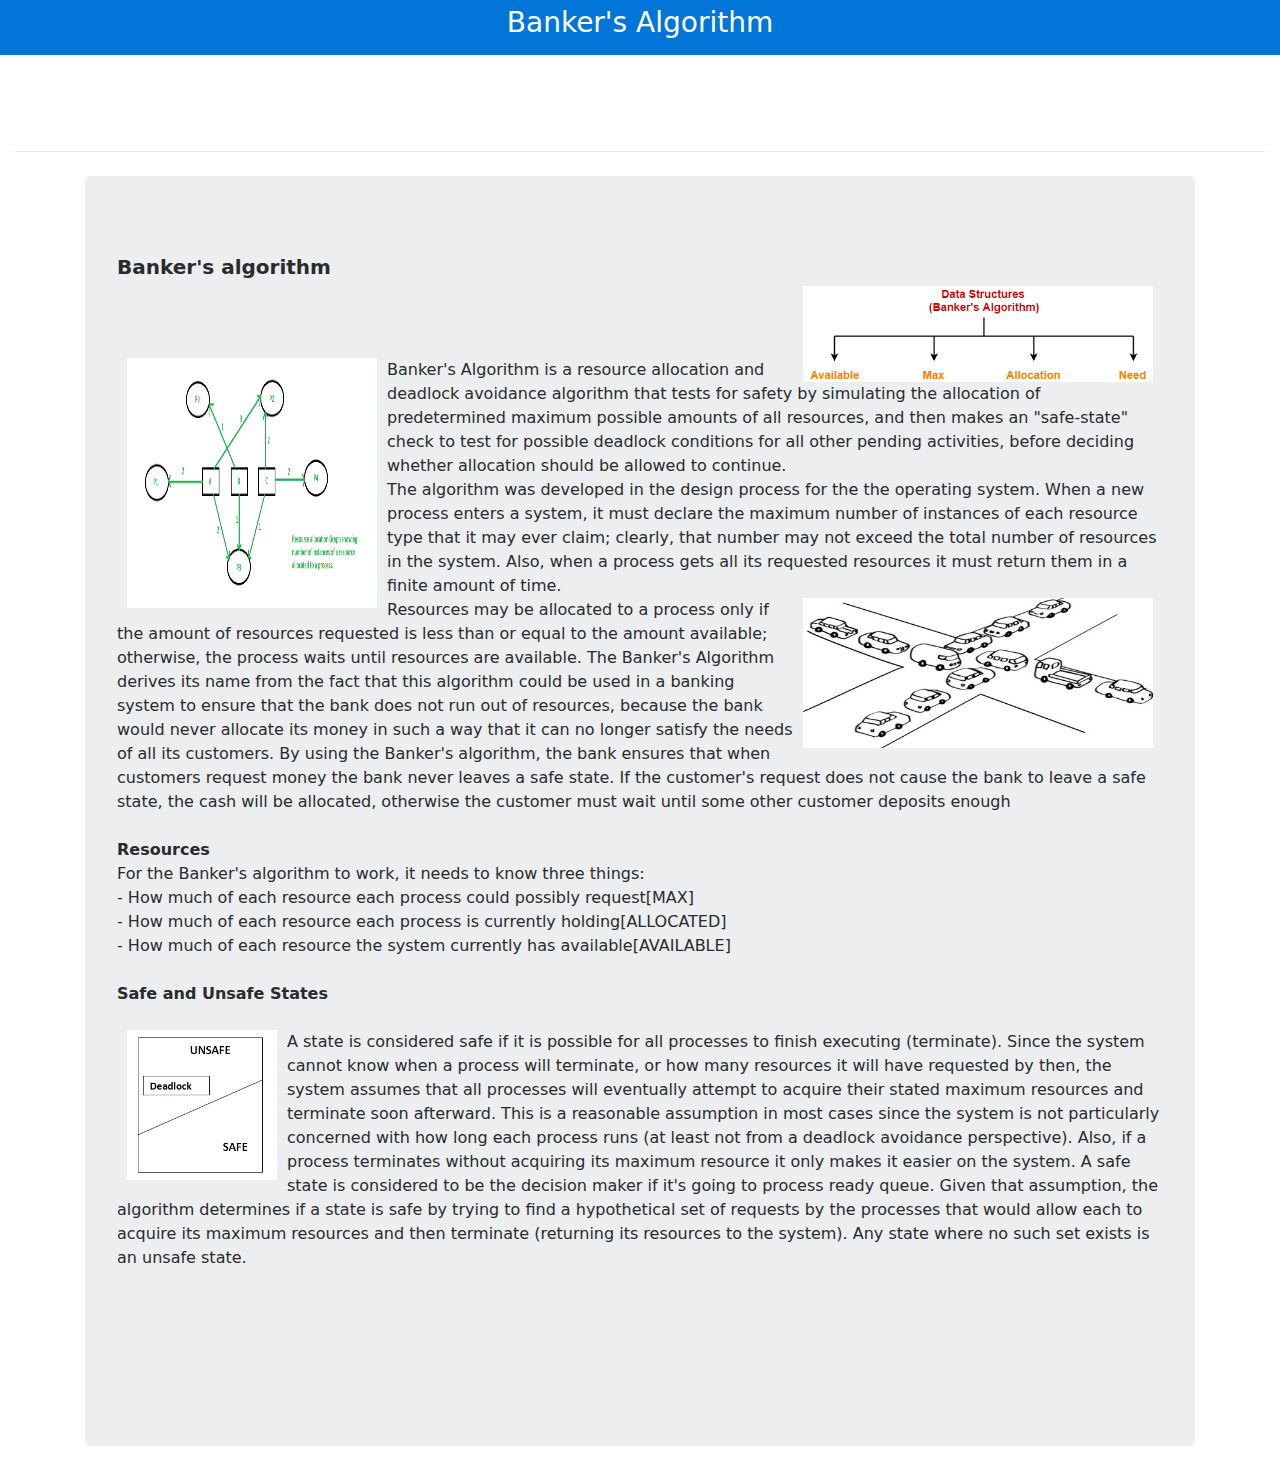
<file: Bankers/Bankers/src/index.html>
<!DOCTYPE html>
<html lang="en">
  <head>
    <meta http-equiv="Content-Type" content="text/html; charset=utf-8" />
        <script src="https://ajax.googleapis.com/ajax/libs/jquery/3.2.0/jquery.min.js"></script>
        <script src="https://maxcdn.bootstrapcdn.com/bootstrap/3.3.7/js/bootstrap.min.js"></script>
    <meta http-equiv="X-UA-Compatible" content="IE=edge">
    <meta name="viewport" content="width=device-width, initial-scale=1">
    <title>Algo</title>
    <link href="css/bootstrap.min.css" rel="stylesheet">
    <link href="css/style.css" rel="stylesheet">
    <script src="https://maxcdn.bootstrapcdn.com/bootstrap/3.3.7/js/bootstrap.min.js"></script>
  </head>
  <body>
  		 <nav class="navbar navbar-expand-lg navbar-dark bg-primary">
            <h3 class="text-white text-center">Banker's Algorithm</h3>
        </nav>
      <br><br><br>
    <div class="container-fluid">
	<div class="row">
		<div class="col-md-12" >
<!-- 			<h1 class="text-center text-muted"><B>Banker's Algorithm</B></h1>
 -->			 <hr class="my-4">
		</div>
	</div>
	 <div class="container">
                <div class="jumbotron">
	<div class="row">
		<div class="col-md-12">
			<p class="text-justify text-muted">
        <h5><B>Banker's algorithm</B></h5> <img alt="Bootstrap Image Preview" src="images/Bankers.png" width="350" align="right" hspace="10"><br><br><br><img alt="Bootstrap Image Preview" src="images/Allocation.png" width="250" height="250" align="left" hspace="10">
				Banker's Algorithm is a resource allocation and deadlock avoidance algorithm that tests for safety by simulating the allocation of predetermined maximum possible amounts of all resources, and then makes an "safe-state" check to test for possible deadlock conditions for all other pending activities, before deciding whether allocation should be allowed to continue.<br>The algorithm was developed in the design process for the the operating system. When a new process enters a system, it must declare the maximum number of instances of each resource type that it may ever claim; clearly, that number may not exceed the total number of resources in the system. Also, when a process gets all its requested resources it must return them in a finite amount of time.<br><img alt="Bootstrap Image Preview" src="images/Cars.jpg" align="right" width="350" height="150" hspace="10">Resources may be allocated to a process only if the amount of resources requested is less than or equal to the amount available; otherwise, the process waits until resources are available. The Banker's Algorithm derives its name from the fact that this algorithm could be used in a banking system to ensure that the bank does not run out of resources, because the bank would never allocate its money in such a way that it can no longer satisfy the needs of all its customers. By using the Banker's algorithm, the bank ensures that when customers request money the bank never leaves a safe state. If the customer's request does not cause the bank to leave a safe state, the cash will be allocated, otherwise the customer must wait until some other customer deposits enough
       <br><br>
        <B>Resources</B><br>
        For the Banker's algorithm to work, it needs to know three things:<br>- How much of each resource each process could possibly request[MAX]<br>- How much of each resource each process is currently holding[ALLOCATED]<br>- How much of each resource the system currently has available[AVAILABLE]
        <br><br>
       <B>Safe and Unsafe States</B><br><br>
        <img alt="Bootstrap Image Preview" src="images/deadlock.png" width="150" height="150" align="left" hspace="10">
        A state is considered safe if it is possible for all processes to finish executing (terminate). Since the system cannot know when a process will terminate, or how many resources it will have requested by then, the system assumes that all processes will eventually attempt to acquire their stated maximum resources and terminate soon afterward. This is a reasonable assumption in most cases since the system is not particularly concerned with how long each process runs (at least not from a deadlock avoidance perspective). Also, if a process terminates without acquiring its maximum resource it only makes it easier on the system. A safe state is considered to be the decision maker if it's going to process ready queue.

Given that assumption, the algorithm determines if a state is safe by trying to find a hypothetical set of requests by the processes that would allow each to acquire its maximum resources and then terminate (returning its resources to the system). Any state where no such set exists is an unsafe state. 
			</p>
		</div>
	
	</div>
	<br><br><br><br>
	<!-- <div class="row">
		<div class="col-md-12">
			<p class="text-justify text-muted">
				
				
			</p>
		</div>
	</div> -->
</div></div>
</div>

    <script src="js/jquery.min.js"></script>
    <script src="js/bootstrap.min.js"></script>
    <script src="js/scripts.js"></script>
  </body>
</html>
</file>
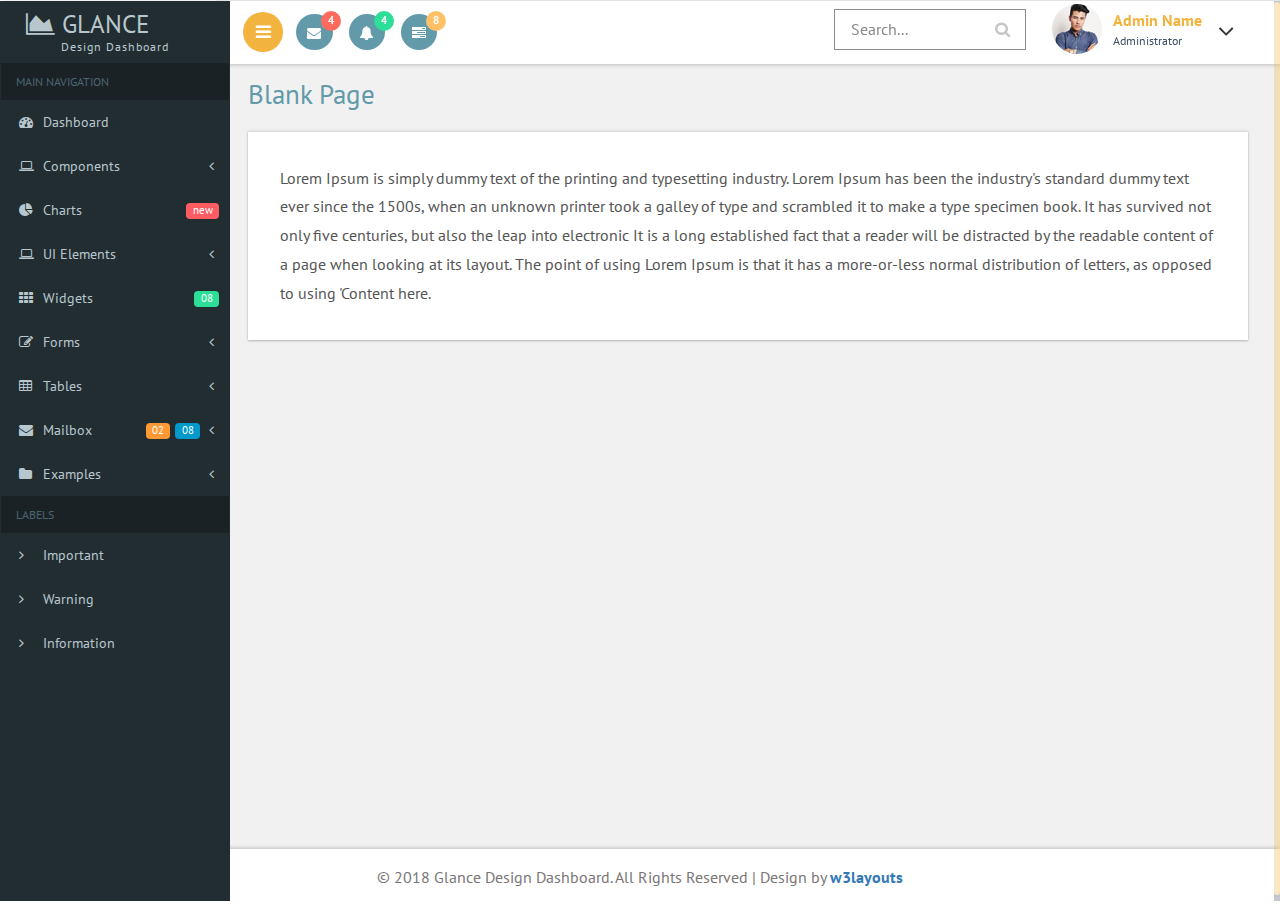
<file: Layout/Layout/web/blank-page.html>
<!--
Author: W3layouts
Author URL: http://w3layouts.com
License: Creative Commons Attribution 3.0 Unported
License URL: http://creativecommons.org/licenses/by/3.0/
-->
<!DOCTYPE HTML>
<html>
<head>
<title>Glance Design Dashboard an Admin Panel Category Flat Bootstrap Responsive Website Template | Blank Page :: w3layouts</title>
<meta name="viewport" content="width=device-width, initial-scale=1">
<meta http-equiv="Content-Type" content="text/html; charset=utf-8" />
<meta name="keywords" content="Glance Design Dashboard Responsive web template, Bootstrap Web Templates, Flat Web Templates, Android Compatible web template, 
SmartPhone Compatible web template, free WebDesigns for Nokia, Samsung, LG, SonyEricsson, Motorola web design" />
<script type="application/x-javascript"> addEventListener("load", function() { setTimeout(hideURLbar, 0); }, false); function hideURLbar(){ window.scrollTo(0,1); } </script>

<!-- Bootstrap Core CSS -->
<link href="css/bootstrap.css" rel='stylesheet' type='text/css' />

<!-- Custom CSS -->
<link href="css/style.css" rel='stylesheet' type='text/css' />

<!-- font-awesome icons CSS -->
<link href="css/font-awesome.css" rel="stylesheet"> 
<!-- //font-awesome icons CSS -->

 <!-- side nav css file -->
 <link href='css/SidebarNav.min.css' media='all' rel='stylesheet' type='text/css'/>
 <!-- side nav css file -->
 
 <!-- js-->
<script src="js/jquery-1.11.1.min.js"></script>
<script src="js/modernizr.custom.js"></script>

<!--webfonts-->
<link href="//fonts.googleapis.com/css?family=PT+Sans:400,400i,700,700i&amp;subset=cyrillic,cyrillic-ext,latin-ext" rel="stylesheet">
<!--//webfonts--> 

<!-- Metis Menu -->
<script src="js/metisMenu.min.js"></script>
<script src="js/custom.js"></script>
<link href="css/custom.css" rel="stylesheet">
<!--//Metis Menu -->

</head> 
<body class="cbp-spmenu-push">
	<div class="main-content">
	<div class="cbp-spmenu cbp-spmenu-vertical cbp-spmenu-left" id="cbp-spmenu-s1">
		<!--left-fixed -navigation-->
		<aside class="sidebar-left">
      <nav class="navbar navbar-inverse">
          <div class="navbar-header">
            <button type="button" class="navbar-toggle collapsed" data-toggle="collapse" data-target=".collapse" aria-expanded="false">
            <span class="sr-only">Toggle navigation</span>
            <span class="icon-bar"></span>
            <span class="icon-bar"></span>
            <span class="icon-bar"></span>
            </button>
            <h1><a class="navbar-brand" href="index.html"><span class="fa fa-area-chart"></span> Glance<span class="dashboard_text">Design dashboard</span></a></h1>
          </div>
          <div class="collapse navbar-collapse" id="bs-example-navbar-collapse-1">
            <ul class="sidebar-menu">
              <li class="header">MAIN NAVIGATION</li>
              <li class="treeview">
                <a href="index.html">
                <i class="fa fa-dashboard"></i> <span>Dashboard</span>
                </a>
              </li>
			  <li class="treeview">
                <a href="#">
                <i class="fa fa-laptop"></i>
                <span>Components</span>
                <i class="fa fa-angle-left pull-right"></i>
                </a>
                <ul class="treeview-menu">
                  <li><a href="grids.html"><i class="fa fa-angle-right"></i> Grids</a></li>
                  <li><a href="media.html"><i class="fa fa-angle-right"></i> Media Css</a></li>
                </ul>
              </li>
              <li class="treeview">
                <a href="charts.html">
                <i class="fa fa-pie-chart"></i>
                <span>Charts</span>
                <span class="label label-primary pull-right">new</span>
                </a>
              </li>
              <li class="treeview">
                <a href="#">
                <i class="fa fa-laptop"></i>
                <span>UI Elements</span>
                <i class="fa fa-angle-left pull-right"></i>
                </a>
                <ul class="treeview-menu">
                  <li><a href="general.html"><i class="fa fa-angle-right"></i> General</a></li>
                  <li><a href="icons.html"><i class="fa fa-angle-right"></i> Icons</a></li>
                  <li><a href="buttons.html"><i class="fa fa-angle-right"></i> Buttons</a></li>
                  <li><a href="typography.html"><i class="fa fa-angle-right"></i> Typography</a></li>
                </ul>
              </li>
			  <li>
                <a href="widgets.html">
                <i class="fa fa-th"></i> <span>Widgets</span>
                <small class="label pull-right label-info">08</small>
                </a>
              </li>
              <li class="treeview">
                <a href="#">
                <i class="fa fa-edit"></i> <span>Forms</span>
                <i class="fa fa-angle-left pull-right"></i>
                </a>
                <ul class="treeview-menu">
                  <li><a href="forms.html"><i class="fa fa-angle-right"></i> General Forms</a></li>
                  <li><a href="validation.html"><i class="fa fa-angle-right"></i> Form Validations</a></li>
                </ul>
              </li>
              <li class="treeview">
                <a href="#">
                <i class="fa fa-table"></i> <span>Tables</span>
                <i class="fa fa-angle-left pull-right"></i>
                </a>
                <ul class="treeview-menu">
                  <li><a href="tables.html"><i class="fa fa-angle-right"></i> Simple tables</a></li>
                </ul>
              </li>
              <li class="treeview">
                <a href="#">
                <i class="fa fa-envelope"></i> <span>Mailbox</span>
                <i class="fa fa-angle-left pull-right"></i><small class="label pull-right label-info1">08</small><span class="label label-primary1 pull-right">02</span></a>
                <ul class="treeview-menu">
                  <li><a href="inbox.html"><i class="fa fa-angle-right"></i> Mail Inbox</a></li>
                  <li><a href="compose.html"><i class="fa fa-angle-right"></i> Compose Mail </a></li>
                </ul>
              </li>
              <li class="treeview">
                <a href="#">
                <i class="fa fa-folder"></i> <span>Examples</span>
                <i class="fa fa-angle-left pull-right"></i>
                </a>
                <ul class="treeview-menu">
                  <li><a href="login.html"><i class="fa fa-angle-right"></i> Login</a></li>
                  <li><a href="signup.html"><i class="fa fa-angle-right"></i> Register</a></li>
                  <li><a href="404.html"><i class="fa fa-angle-right"></i> 404 Error</a></li>
                  <li><a href="500.html"><i class="fa fa-angle-right"></i> 500 Error</a></li>
                  <li><a href="blank-page.html"><i class="fa fa-angle-right"></i> Blank Page</a></li>
                </ul>
              </li>
              <li class="header">LABELS</li>
              <li><a href="#"><i class="fa fa-angle-right text-red"></i> <span>Important</span></a></li>
              <li><a href="#"><i class="fa fa-angle-right text-yellow"></i> <span>Warning</span></a></li>
              <li><a href="#"><i class="fa fa-angle-right text-aqua"></i> <span>Information</span></a></li>
            </ul>
          </div>
          <!-- /.navbar-collapse -->
      </nav>
    </aside>
	</div>
		<!--left-fixed -navigation-->
		
		<!-- header-starts -->
		<div class="sticky-header header-section ">
			<div class="header-left">
				
				<!--toggle button start-->
				<button id="showLeftPush"><i class="fa fa-bars"></i></button>
				<!--toggle button end-->
				<div class="profile_details_left"><!--notifications of menu start -->
					<ul class="nofitications-dropdown">
						<li class="dropdown head-dpdn">
							<a href="#" class="dropdown-toggle" data-toggle="dropdown" aria-expanded="false"><i class="fa fa-envelope"></i><span class="badge">4</span></a>
							<ul class="dropdown-menu">
								<li>
									<div class="notification_header">
										<h3>You have 3 new messages</h3>
									</div>
								</li>
								<li><a href="#">
								   <div class="user_img"><img src="images/1.jpg" alt=""></div>
								   <div class="notification_desc">
									<p>Lorem ipsum dolor amet</p>
									<p><span>1 hour ago</span></p>
									</div>
								   <div class="clearfix"></div>	
								</a></li>
								<li class="odd"><a href="#">
									<div class="user_img"><img src="images/4.jpg" alt=""></div>
								   <div class="notification_desc">
									<p>Lorem ipsum dolor amet </p>
									<p><span>1 hour ago</span></p>
									</div>
								  <div class="clearfix"></div>	
								</a></li>
								<li><a href="#">
								   <div class="user_img"><img src="images/3.jpg" alt=""></div>
								   <div class="notification_desc">
									<p>Lorem ipsum dolor amet </p>
									<p><span>1 hour ago</span></p>
									</div>
								   <div class="clearfix"></div>	
								</a></li>
								<li>
									<div class="notification_bottom">
										<a href="#">See all messages</a>
									</div> 
								</li>
							</ul>
						</li>
						<li class="dropdown head-dpdn">
							<a href="#" class="dropdown-toggle" data-toggle="dropdown" aria-expanded="false"><i class="fa fa-bell"></i><span class="badge blue">4</span></a>
							<ul class="dropdown-menu">
								<li>
									<div class="notification_header">
										<h3>You have 3 new notification</h3>
									</div>
								</li>
								<li><a href="#">
									<div class="user_img"><img src="images/4.jpg" alt=""></div>
								   <div class="notification_desc">
									<p>Lorem ipsum dolor amet</p>
									<p><span>1 hour ago</span></p>
									</div>
								  <div class="clearfix"></div>	
								 </a></li>
								 <li class="odd"><a href="#">
									<div class="user_img"><img src="images/1.jpg" alt=""></div>
								   <div class="notification_desc">
									<p>Lorem ipsum dolor amet </p>
									<p><span>1 hour ago</span></p>
									</div>
								   <div class="clearfix"></div>	
								 </a></li>
								 <li><a href="#">
									<div class="user_img"><img src="images/3.jpg" alt=""></div>
								   <div class="notification_desc">
									<p>Lorem ipsum dolor amet </p>
									<p><span>1 hour ago</span></p>
									</div>
								   <div class="clearfix"></div>	
								 </a></li>
								 <li>
									<div class="notification_bottom">
										<a href="#">See all notifications</a>
									</div> 
								</li>
							</ul>
						</li>	
						<li class="dropdown head-dpdn">
							<a href="#" class="dropdown-toggle" data-toggle="dropdown" aria-expanded="false"><i class="fa fa-tasks"></i><span class="badge blue1">8</span></a>
							<ul class="dropdown-menu">
								<li>
									<div class="notification_header">
										<h3>You have 8 pending task</h3>
									</div>
								</li>
								<li><a href="#">
									<div class="task-info">
										<span class="task-desc">Database update</span><span class="percentage">40%</span>
										<div class="clearfix"></div>	
									</div>
									<div class="progress progress-striped active">
										<div class="bar yellow" style="width:40%;"></div>
									</div>
								</a></li>
								<li><a href="#">
									<div class="task-info">
										<span class="task-desc">Dashboard done</span><span class="percentage">90%</span>
									   <div class="clearfix"></div>	
									</div>
									<div class="progress progress-striped active">
										 <div class="bar green" style="width:90%;"></div>
									</div>
								</a></li>
								<li><a href="#">
									<div class="task-info">
										<span class="task-desc">Mobile App</span><span class="percentage">33%</span>
										<div class="clearfix"></div>	
									</div>
								   <div class="progress progress-striped active">
										 <div class="bar red" style="width: 33%;"></div>
									</div>
								</a></li>
								<li><a href="#">
									<div class="task-info">
										<span class="task-desc">Issues fixed</span><span class="percentage">80%</span>
									   <div class="clearfix"></div>	
									</div>
									<div class="progress progress-striped active">
										 <div class="bar  blue" style="width: 80%;"></div>
									</div>
								</a></li>
								<li>
									<div class="notification_bottom">
										<a href="#">See all pending tasks</a>
									</div> 
								</li>
							</ul>
						</li>	
					</ul>
					<div class="clearfix"> </div>
				</div>
				<!--notification menu end -->
				<div class="clearfix"> </div>
			</div>
			<div class="header-right">
				
				
				<!--search-box-->
				<div class="search-box">
					<form class="input">
						<input class="sb-search-input input__field--madoka" placeholder="Search..." type="search" id="input-31" />
						<label class="input__label" for="input-31">
							<svg class="graphic" width="100%" height="100%" viewBox="0 0 404 77" preserveAspectRatio="none">
								<path d="m0,0l404,0l0,77l-404,0l0,-77z"/>
							</svg>
						</label>
					</form>
				</div><!--//end-search-box-->
				
				<div class="profile_details">		
					<ul>
						<li class="dropdown profile_details_drop">
							<a href="#" class="dropdown-toggle" data-toggle="dropdown" aria-expanded="false">
								<div class="profile_img">	
									<span class="prfil-img"><img src="images/2.jpg" alt=""> </span> 
									<div class="user-name">
										<p>Admin Name</p>
										<span>Administrator</span>
									</div>
									<i class="fa fa-angle-down lnr"></i>
									<i class="fa fa-angle-up lnr"></i>
									<div class="clearfix"></div>	
								</div>	
							</a>
							<ul class="dropdown-menu drp-mnu">
								<li> <a href="#"><i class="fa fa-cog"></i> Settings</a> </li> 
								<li> <a href="#"><i class="fa fa-user"></i> My Account</a> </li>
								<li> <a href="#"><i class="fa fa-suitcase"></i> Profile</a> </li> 
								<li> <a href="#"><i class="fa fa-sign-out"></i> Logout</a> </li>
							</ul>
						</li>
					</ul>
				</div>
				<div class="clearfix"> </div>				
			</div>
			<div class="clearfix"> </div>	
		</div>
		<!-- //header-ends -->
		<!-- main content start-->
		<div id="page-wrapper">
			<div class="main-page">
				<h2 class="title1">Blank Page</h2>
				<div class="blank-page widget-shadow scroll" id="style-2 div1">
					<p>Lorem Ipsum is simply dummy text of the printing and typesetting industry. Lorem Ipsum has been the industry's standard dummy text ever since the 1500s, when an unknown printer took a galley of type and scrambled it to make a type specimen book. It has survived not only five centuries, but also the leap into electronic 
						It is a long established fact that a reader will be distracted by the readable content of a page when looking at its layout. The point of using Lorem Ipsum is that it has a more-or-less normal distribution of letters, as opposed to using 'Content here.
					</p>
				</div>
			</div>
		</div>
		<!--footer-->
		<div class="footer">
		   <p>&copy; 2018 Glance Design Dashboard. All Rights Reserved | Design by <a href="https://w3layouts.com/" target="_blank">w3layouts</a></p>
	   </div>
        <!--//footer-->
	</div>
	
	<!-- side nav js -->
	<script src='js/SidebarNav.min.js' type='text/javascript'></script>
	<script>
      $('.sidebar-menu').SidebarNav()
    </script>
	<!-- //side nav js -->
	
	<!-- Classie --><!-- for toggle left push menu script -->
		<script src="js/classie.js"></script>
		<script>
			var menuLeft = document.getElementById( 'cbp-spmenu-s1' ),
				showLeftPush = document.getElementById( 'showLeftPush' ),
				body = document.body;
				
			showLeftPush.onclick = function() {
				classie.toggle( this, 'active' );
				classie.toggle( body, 'cbp-spmenu-push-toright' );
				classie.toggle( menuLeft, 'cbp-spmenu-open' );
				disableOther( 'showLeftPush' );
			};
			
			function disableOther( button ) {
				if( button !== 'showLeftPush' ) {
					classie.toggle( showLeftPush, 'disabled' );
				}
			}
		</script>
	<!-- //Classie --><!-- //for toggle left push menu script -->
	
	<!--scrolling js-->
	<script src="js/jquery.nicescroll.js"></script>
	<script src="js/scripts.js"></script>
	<!--//scrolling js-->
	
	<!-- Bootstrap Core JavaScript -->
   <script src="js/bootstrap.js"> </script>
   
</body>
</html>
</file>
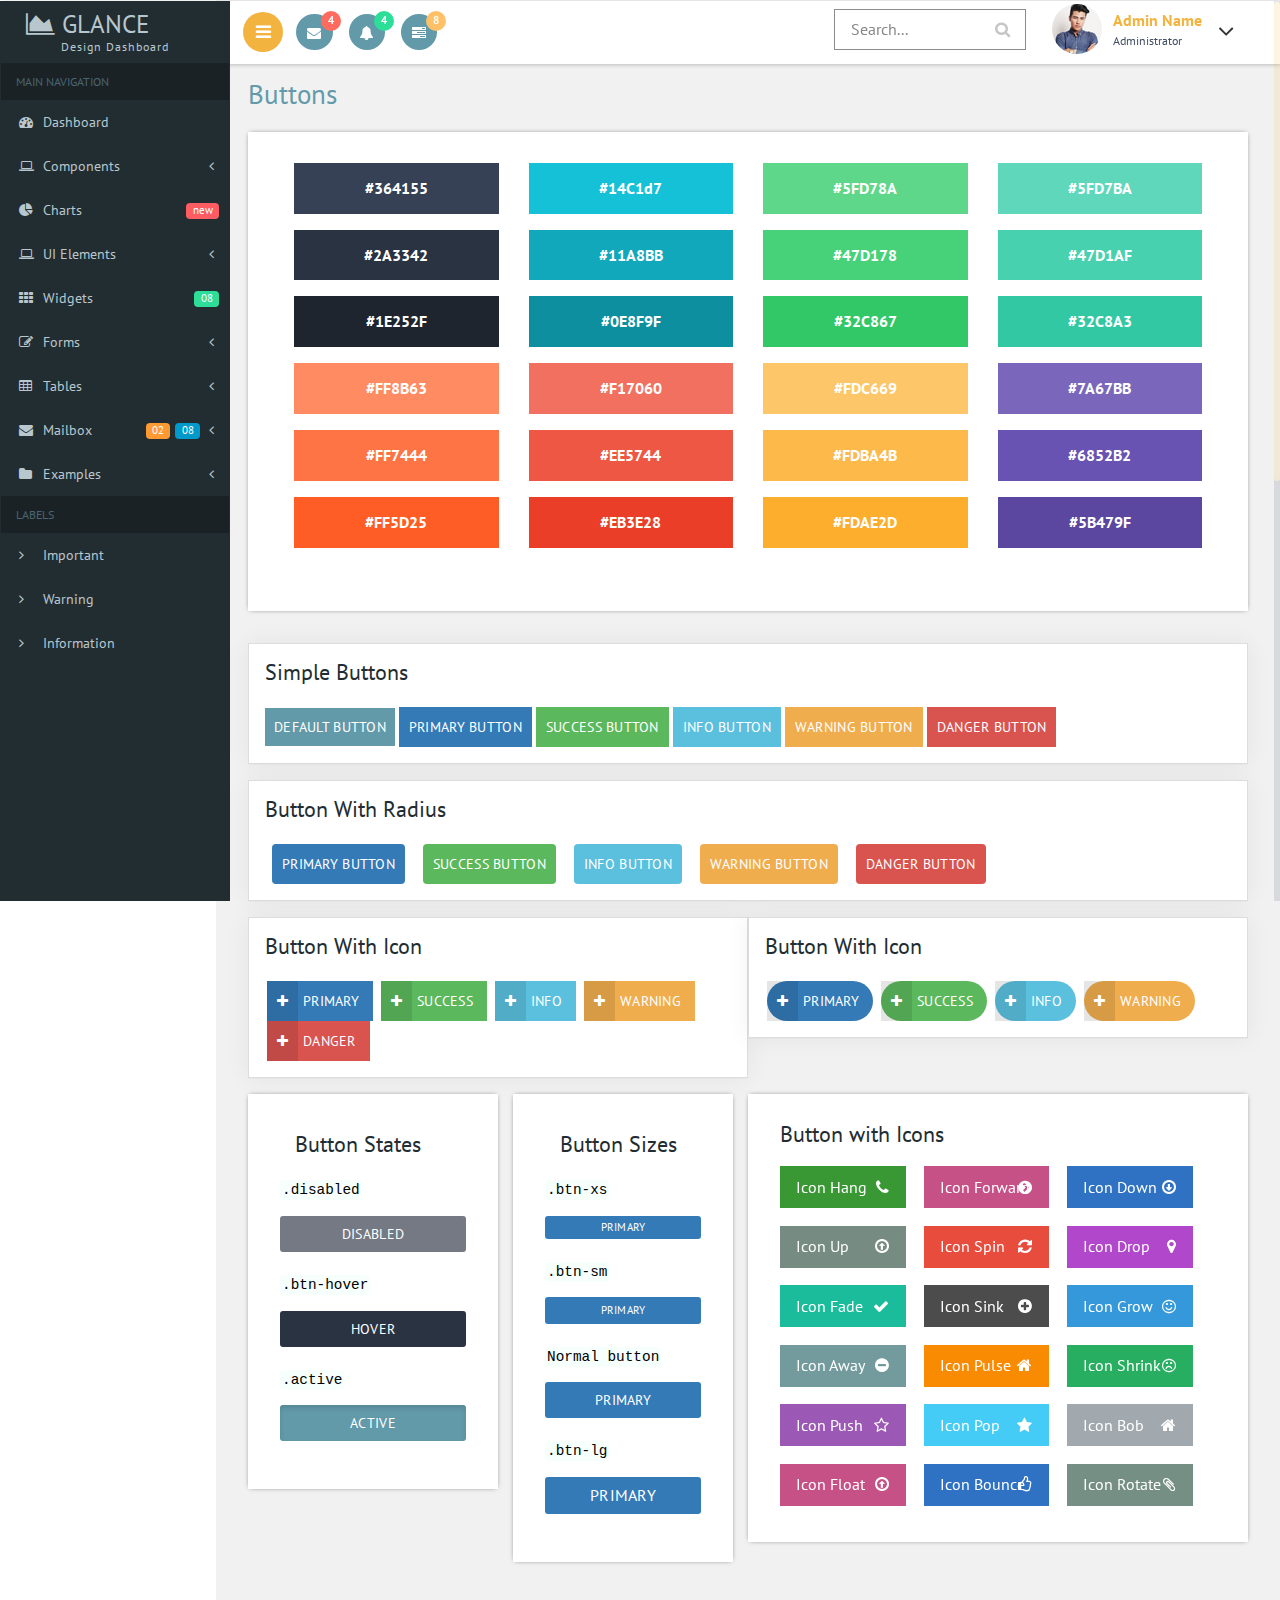
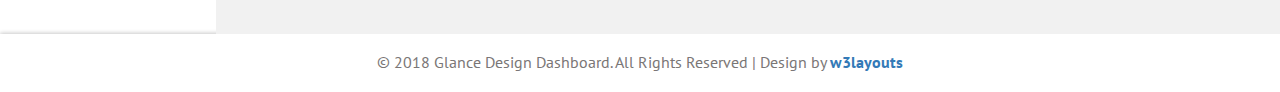
<file: Layout/Layout/web/buttons.html>
<!--
Author: W3layouts
Author URL: http://w3layouts.com
License: Creative Commons Attribution 3.0 Unported
License URL: http://creativecommons.org/licenses/by/3.0/
-->
<!DOCTYPE HTML>
<html>
<head>
<title>Glance Design Dashboard an Admin Panel Category Flat Bootstrap Responsive Website Template | Buttons :: w3layouts</title>
<meta name="viewport" content="width=device-width, initial-scale=1">
<meta http-equiv="Content-Type" content="text/html; charset=utf-8" />
<meta name="keywords" content="Glance Design Dashboard Responsive web template, Bootstrap Web Templates, Flat Web Templates, Android Compatible web template, 
SmartPhone Compatible web template, free WebDesigns for Nokia, Samsung, LG, SonyEricsson, Motorola web design" />
<script type="application/x-javascript"> addEventListener("load", function() { setTimeout(hideURLbar, 0); }, false); function hideURLbar(){ window.scrollTo(0,1); } </script>

<!-- Bootstrap Core CSS -->
<link href="css/bootstrap.css" rel='stylesheet' type='text/css' />

<!-- Custom CSS -->
<link href="css/style.css" rel='stylesheet' type='text/css' />

<!-- font-awesome icons CSS -->
<link href="css/font-awesome.css" rel="stylesheet"> 
<!-- //font-awesome icons CSS -->

 <!-- side nav css file -->
 <link href='css/SidebarNav.min.css' media='all' rel='stylesheet' type='text/css'/>
 <!-- side nav css file -->
 
 <!-- js-->
<script src="js/jquery-1.11.1.min.js"></script>
<script src="js/modernizr.custom.js"></script>

<!--webfonts-->
<link href="//fonts.googleapis.com/css?family=PT+Sans:400,400i,700,700i&amp;subset=cyrillic,cyrillic-ext,latin-ext" rel="stylesheet">
<!--//webfonts--> 

<!-- Metis Menu -->
<script src="js/metisMenu.min.js"></script>
<script src="js/custom.js"></script>
<link href="css/custom.css" rel="stylesheet">
<!--//Metis Menu -->

</head> 
<body class="cbp-spmenu-push">
	<div class="main-content">
	<div class="cbp-spmenu cbp-spmenu-vertical cbp-spmenu-left" id="cbp-spmenu-s1">
		<!--left-fixed -navigation-->
		<aside class="sidebar-left">
      <nav class="navbar navbar-inverse">
          <div class="navbar-header">
            <button type="button" class="navbar-toggle collapsed" data-toggle="collapse" data-target=".collapse" aria-expanded="false">
            <span class="sr-only">Toggle navigation</span>
            <span class="icon-bar"></span>
            <span class="icon-bar"></span>
            <span class="icon-bar"></span>
            </button>
            <h1><a class="navbar-brand" href="index.html"><span class="fa fa-area-chart"></span> Glance<span class="dashboard_text">Design dashboard</span></a></h1>
          </div>
          <div class="collapse navbar-collapse" id="bs-example-navbar-collapse-1">
            <ul class="sidebar-menu">
              <li class="header">MAIN NAVIGATION</li>
              <li class="treeview">
                <a href="index.html">
                <i class="fa fa-dashboard"></i> <span>Dashboard</span>
                </a>
              </li>
			  <li class="treeview">
                <a href="#">
                <i class="fa fa-laptop"></i>
                <span>Components</span>
                <i class="fa fa-angle-left pull-right"></i>
                </a>
                <ul class="treeview-menu">
                  <li><a href="grids.html"><i class="fa fa-angle-right"></i> Grids</a></li>
                  <li><a href="media.html"><i class="fa fa-angle-right"></i> Media Css</a></li>
                </ul>
              </li>
              <li class="treeview">
                <a href="charts.html">
                <i class="fa fa-pie-chart"></i>
                <span>Charts</span>
                <span class="label label-primary pull-right">new</span>
                </a>
              </li>
              <li class="treeview">
                <a href="#">
                <i class="fa fa-laptop"></i>
                <span>UI Elements</span>
                <i class="fa fa-angle-left pull-right"></i>
                </a>
                <ul class="treeview-menu">
                  <li><a href="general.html"><i class="fa fa-angle-right"></i> General</a></li>
                  <li><a href="icons.html"><i class="fa fa-angle-right"></i> Icons</a></li>
                  <li><a href="buttons.html"><i class="fa fa-angle-right"></i> Buttons</a></li>
                  <li><a href="typography.html"><i class="fa fa-angle-right"></i> Typography</a></li>
                </ul>
              </li>
			  <li>
                <a href="widgets.html">
                <i class="fa fa-th"></i> <span>Widgets</span>
                <small class="label pull-right label-info">08</small>
                </a>
              </li>
              <li class="treeview">
                <a href="#">
                <i class="fa fa-edit"></i> <span>Forms</span>
                <i class="fa fa-angle-left pull-right"></i>
                </a>
                <ul class="treeview-menu">
                  <li><a href="forms.html"><i class="fa fa-angle-right"></i> General Forms</a></li>
                  <li><a href="validation.html"><i class="fa fa-angle-right"></i> Form Validations</a></li>
                </ul>
              </li>
              <li class="treeview">
                <a href="#">
                <i class="fa fa-table"></i> <span>Tables</span>
                <i class="fa fa-angle-left pull-right"></i>
                </a>
                <ul class="treeview-menu">
                  <li><a href="tables.html"><i class="fa fa-angle-right"></i> Simple tables</a></li>
                </ul>
              </li>
              <li class="treeview">
                <a href="#">
                <i class="fa fa-envelope"></i> <span>Mailbox</span>
                <i class="fa fa-angle-left pull-right"></i><small class="label pull-right label-info1">08</small><span class="label label-primary1 pull-right">02</span></a>
                <ul class="treeview-menu">
                  <li><a href="inbox.html"><i class="fa fa-angle-right"></i> Mail Inbox</a></li>
                  <li><a href="compose.html"><i class="fa fa-angle-right"></i> Compose Mail </a></li>
                </ul>
              </li>
              <li class="treeview">
                <a href="#">
                <i class="fa fa-folder"></i> <span>Examples</span>
                <i class="fa fa-angle-left pull-right"></i>
                </a>
                <ul class="treeview-menu">
                  <li><a href="login.html"><i class="fa fa-angle-right"></i> Login</a></li>
                  <li><a href="signup.html"><i class="fa fa-angle-right"></i> Register</a></li>
                  <li><a href="404.html"><i class="fa fa-angle-right"></i> 404 Error</a></li>
                  <li><a href="500.html"><i class="fa fa-angle-right"></i> 500 Error</a></li>
                  <li><a href="blank-page.html"><i class="fa fa-angle-right"></i> Blank Page</a></li>
                </ul>
              </li>
              <li class="header">LABELS</li>
              <li><a href="#"><i class="fa fa-angle-right text-red"></i> <span>Important</span></a></li>
              <li><a href="#"><i class="fa fa-angle-right text-yellow"></i> <span>Warning</span></a></li>
              <li><a href="#"><i class="fa fa-angle-right text-aqua"></i> <span>Information</span></a></li>
            </ul>
          </div>
          <!-- /.navbar-collapse -->
      </nav>
    </aside>
	</div>
		<!--left-fixed -navigation-->
		
		<!-- header-starts -->
		<div class="sticky-header header-section ">
			<div class="header-left">
				
				<!--toggle button start-->
				<button id="showLeftPush"><i class="fa fa-bars"></i></button>
				<!--toggle button end-->
				<div class="profile_details_left"><!--notifications of menu start -->
					<ul class="nofitications-dropdown">
						<li class="dropdown head-dpdn">
							<a href="#" class="dropdown-toggle" data-toggle="dropdown" aria-expanded="false"><i class="fa fa-envelope"></i><span class="badge">4</span></a>
							<ul class="dropdown-menu">
								<li>
									<div class="notification_header">
										<h3>You have 3 new messages</h3>
									</div>
								</li>
								<li><a href="#">
								   <div class="user_img"><img src="images/1.jpg" alt=""></div>
								   <div class="notification_desc">
									<p>Lorem ipsum dolor amet</p>
									<p><span>1 hour ago</span></p>
									</div>
								   <div class="clearfix"></div>	
								</a></li>
								<li class="odd"><a href="#">
									<div class="user_img"><img src="images/4.jpg" alt=""></div>
								   <div class="notification_desc">
									<p>Lorem ipsum dolor amet </p>
									<p><span>1 hour ago</span></p>
									</div>
								  <div class="clearfix"></div>	
								</a></li>
								<li><a href="#">
								   <div class="user_img"><img src="images/3.jpg" alt=""></div>
								   <div class="notification_desc">
									<p>Lorem ipsum dolor amet </p>
									<p><span>1 hour ago</span></p>
									</div>
								   <div class="clearfix"></div>	
								</a></li>
								<li>
									<div class="notification_bottom">
										<a href="#">See all messages</a>
									</div> 
								</li>
							</ul>
						</li>
						<li class="dropdown head-dpdn">
							<a href="#" class="dropdown-toggle" data-toggle="dropdown" aria-expanded="false"><i class="fa fa-bell"></i><span class="badge blue">4</span></a>
							<ul class="dropdown-menu">
								<li>
									<div class="notification_header">
										<h3>You have 3 new notification</h3>
									</div>
								</li>
								<li><a href="#">
									<div class="user_img"><img src="images/4.jpg" alt=""></div>
								   <div class="notification_desc">
									<p>Lorem ipsum dolor amet</p>
									<p><span>1 hour ago</span></p>
									</div>
								  <div class="clearfix"></div>	
								 </a></li>
								 <li class="odd"><a href="#">
									<div class="user_img"><img src="images/1.jpg" alt=""></div>
								   <div class="notification_desc">
									<p>Lorem ipsum dolor amet </p>
									<p><span>1 hour ago</span></p>
									</div>
								   <div class="clearfix"></div>	
								 </a></li>
								 <li><a href="#">
									<div class="user_img"><img src="images/3.jpg" alt=""></div>
								   <div class="notification_desc">
									<p>Lorem ipsum dolor amet </p>
									<p><span>1 hour ago</span></p>
									</div>
								   <div class="clearfix"></div>	
								 </a></li>
								 <li>
									<div class="notification_bottom">
										<a href="#">See all notifications</a>
									</div> 
								</li>
							</ul>
						</li>	
						<li class="dropdown head-dpdn">
							<a href="#" class="dropdown-toggle" data-toggle="dropdown" aria-expanded="false"><i class="fa fa-tasks"></i><span class="badge blue1">8</span></a>
							<ul class="dropdown-menu">
								<li>
									<div class="notification_header">
										<h3>You have 8 pending task</h3>
									</div>
								</li>
								<li><a href="#">
									<div class="task-info">
										<span class="task-desc">Database update</span><span class="percentage">40%</span>
										<div class="clearfix"></div>	
									</div>
									<div class="progress progress-striped active">
										<div class="bar yellow" style="width:40%;"></div>
									</div>
								</a></li>
								<li><a href="#">
									<div class="task-info">
										<span class="task-desc">Dashboard done</span><span class="percentage">90%</span>
									   <div class="clearfix"></div>	
									</div>
									<div class="progress progress-striped active">
										 <div class="bar green" style="width:90%;"></div>
									</div>
								</a></li>
								<li><a href="#">
									<div class="task-info">
										<span class="task-desc">Mobile App</span><span class="percentage">33%</span>
										<div class="clearfix"></div>	
									</div>
								   <div class="progress progress-striped active">
										 <div class="bar red" style="width: 33%;"></div>
									</div>
								</a></li>
								<li><a href="#">
									<div class="task-info">
										<span class="task-desc">Issues fixed</span><span class="percentage">80%</span>
									   <div class="clearfix"></div>	
									</div>
									<div class="progress progress-striped active">
										 <div class="bar  blue" style="width: 80%;"></div>
									</div>
								</a></li>
								<li>
									<div class="notification_bottom">
										<a href="#">See all pending tasks</a>
									</div> 
								</li>
							</ul>
						</li>	
					</ul>
					<div class="clearfix"> </div>
				</div>
				<!--notification menu end -->
				<div class="clearfix"> </div>
			</div>
			<div class="header-right">
				
				
				<!--search-box-->
				<div class="search-box">
					<form class="input">
						<input class="sb-search-input input__field--madoka" placeholder="Search..." type="search" id="input-31" />
						<label class="input__label" for="input-31">
							<svg class="graphic" width="100%" height="100%" viewBox="0 0 404 77" preserveAspectRatio="none">
								<path d="m0,0l404,0l0,77l-404,0l0,-77z"/>
							</svg>
						</label>
					</form>
				</div><!--//end-search-box-->
				
				<div class="profile_details">		
					<ul>
						<li class="dropdown profile_details_drop">
							<a href="#" class="dropdown-toggle" data-toggle="dropdown" aria-expanded="false">
								<div class="profile_img">	
									<span class="prfil-img"><img src="images/2.jpg" alt=""> </span> 
									<div class="user-name">
										<p>Admin Name</p>
										<span>Administrator</span>
									</div>
									<i class="fa fa-angle-down lnr"></i>
									<i class="fa fa-angle-up lnr"></i>
									<div class="clearfix"></div>	
								</div>	
							</a>
							<ul class="dropdown-menu drp-mnu">
								<li> <a href="#"><i class="fa fa-cog"></i> Settings</a> </li> 
								<li> <a href="#"><i class="fa fa-user"></i> My Account</a> </li>
								<li> <a href="#"><i class="fa fa-suitcase"></i> Profile</a> </li> 
								<li> <a href="#"><i class="fa fa-sign-out"></i> Logout</a> </li>
							</ul>
						</li>
					</ul>
				</div>
				<div class="clearfix"> </div>				
			</div>
			<div class="clearfix"> </div>	
		</div>
		<!-- //header-ends -->
		<!-- main content start-->
		<div id="page-wrapper">
			<div class="main-page">
				<h2 class="title1">Buttons</h2>
				<!-- buttons -->
				<!-- Color-variations -->
				<div class="panel1 variations-panel">
					<div class="panel-body mtn">
						<div class="col-adjust-10">
							<div class="row">
								<div class="col-md-3 w3layouts-bnt">
									<div class="bg-dark light pv20 text-white fw600 text-center">#364155 </div>
									<div class="bg-dark pv20 text-white fw600 text-center">#2A3342</div>
									<div class="bg-dark dark pv20 text-white fw600 text-center">#1E252F</div>
								</div>
								<div class="col-md-3 agileits-bnt">
									<div class="bg-primary light pv20 text-white fw600 text-center">#14C1d7</div>
									<div class="bg-primary pv20 text-white fw600 text-center">#11A8BB</div>
									<div class="bg-primary dark pv20 text-white fw600 text-center">#0E8F9F</div>
								</div>
								<div class="col-md-3 agileinfo-bnt">
									<div class="bg-success light pv20 text-white fw600 text-center">#5FD78A</div>
									<div class="bg-success pv20 text-white fw600 text-center">#47D178</div>
									<div class="bg-success dark pv20 text-white fw600 text-center">#32C867</div>
								</div>
								<div class="col-md-3 wthree-bnt">
									<div class="bg-info light pv20 text-white fw600 text-center">#5FD7BA</div>
									<div class="bg-info pv20 text-white fw600 text-center">#47D1AF</div>
									<div class="bg-info dark pv20 text-white fw600 text-center">#32C8A3</div>
								</div>
								<div class="col-md-3 w3-agileits-bnt">
									<div class="bg-warning light pv20 text-white fw600 text-center">#FF8B63</div>
									<div class="bg-warning pv20 text-white fw600 text-center">#FF7444</div>
									<div class="bg-warning dark pv20 text-white fw600 text-center">#FF5D25</div>
								</div>
								<div class="col-md-3 agileits-w3layouts-bnt">
									<div class="bg-danger light pv20 text-white fw600 text-center">#F17060</div>
									<div class="bg-danger pv20 text-white fw600 text-center">#EE5744</div>
									<div class="bg-danger dark pv20 text-white fw600 text-center">#EB3E28</div>
								</div>
								<div class="col-md-3 w3-agile-bnt">
									<div class="bg-alert light pv20 text-white fw600 text-center">#FDC669</div>
									<div class="bg-alert pv20 text-white fw600 text-center">#FDBA4B</div>
									<div class="bg-alert dark pv20 text-white fw600 text-center">#FDAE2D</div>
								</div>
								<div class="col-md-3 agile-bnt">
									<div class="bg-system light pv20 text-white fw600 text-center">#7A67BB</div>
									<div class="bg-system pv20 text-white fw600 text-center">#6852B2</div>
									<div class="bg-system dark pv20 text-white fw600 text-center">#5B479F</div>
								</div>
								<div class="clearfix"> </div>
							</div>
						</div>
					</div>
				</div>
				<!-- //Color-variations -->
				<!-- /buttons_w3ls_agile -->
								<div class="buttons_w3ls_agile">
								
									<div class="button_set_one agile_info_shadow">
									 <h3 class="w3_inner_tittle two">Simple Buttons</h3>
										<!-- Standard button -->
											<button type = "button" class = "btn btn-default">Default Button</button>

											<!-- Provides extra visual weight and identifies the primary action in a set of buttons -->
											<button type = "button" class = "btn btn-primary">Primary Button</button>

											<!-- Indicates a successful or positive action -->
											<button type = "button" class = "btn btn-success">Success Button</button>

											<!-- Contextual button for informational alert messages -->
											<button type = "button" class = "btn btn-info">Info Button</button>

											<!-- Indicates caution should be taken with this action -->
											<button type = "button" class = "btn btn-warning">Warning Button</button>

											<!-- Indicates a dangerous or potentially negative action -->
											<button type = "button" class = "btn btn-danger">Danger Button</button>

											
									</div>
									<div class="button_set_one two agile_info_shadow">
										<!-- Standard button -->
										 <h3 class="w3_inner_tittle two"> Button With Radius</h3>

											<!-- Provides extra visual weight and identifies the primary action in a set of buttons -->
											<button type = "button" class = "btn btn-primary">Primary Button</button>

											<!-- Indicates a successful or positive action -->
											<button type = "button" class = "btn btn-success">Success Button</button>

											<!-- Contextual button for informational alert messages -->
											<button type = "button" class = "btn btn-info">Info Button</button>

											<!-- Indicates caution should be taken with this action -->
											<button type = "button" class = "btn btn-warning">Warning Button</button>

											<!-- Indicates a dangerous or potentially negative action -->
											<button type = "button" class = "btn btn-danger">Danger Button</button>

											
									</div>
									<div class="clearfix"></div>
								</div>
							<!-- //buttons_w3ls_agile -->
					        <!-- /buttons_w3ls_agile -->
								<div class="buttons_w3ls_agile">
								
									<div class="col-md-6 button_set_one three agile_info_shadow">
									 <h3 class="w3_inner_tittle two">Button With Icon</h3>
										<!-- Standard button -->
											

										<button type="button" class="btn btn-primary btn-flat btn-pri"><i class="fa fa-plus" aria-hidden="true"></i> Primary</button>
										<button type="button" class="btn btn-success btn-flat btn-pri"><i class="fa fa-plus" aria-hidden="true"></i> Success</button>
										
										<button type="button" class="btn btn-info btn-flat btn-pri"><i class="fa fa-plus" aria-hidden="true"></i>Info</button>
										<button type="button" class="btn btn-warning btn-flat btn-pri"><i class="fa fa-plus" aria-hidden="true"></i>Warning</button>
										<button type="button" class="btn btn-danger btn-flat btn-pri"><i class="fa fa-plus" aria-hidden="true"></i>Danger</button>
											
									</div>
									<div class="col-md-6 button_set_one three one agile_info_shadow">
										<!-- Standard button -->
										 <h3 class="w3_inner_tittle two"> Button With Icon</h3>

										<button type="button" class="btn btn-primary btn-flat btn-pri btn-lg"><i class="fa fa-plus" aria-hidden="true"></i> Primary</button>
										<button type="button" class="btn btn-success btn-flat btn-pri btn-md"><i class="fa fa-plus" aria-hidden="true"></i> Success</button>
										
										<button type="button" class="btn btn-info btn-flat btn-pri btn-sm"><i class="fa fa-plus" aria-hidden="true"></i>Info</button>
										<button type="button" class="btn btn-warning btn-flat btn-pri btn-xs"><i class="fa fa-plus" aria-hidden="true"></i>Warning</button>
										
											
									</div>
									<div class="clearfix"></div>
								</div>
							<!-- //buttons_w3ls_agile -->

				
				
				<div class="agile-buttons-grids">
					<!-- button-states -->
					<div class="col-sm-6 col-md-3 button-states-top-grid">
						<div class="panel1 button-states-grid">
							<div class="panel-heading">
								<div class="panel-title pn">
									<h3 class="mtn mb10 fw400">Button States</h3>
								</div>
							</div>
							<div class="mtn">
								<p class="mb15">
									<code>.disabled</code>
								</p>

								<div class="bs-component mb20">
									<button type="button" class="btn disabled btn-dark btn-block">Disabled</button>
								</div>
								<p class="mb15">
									<code>.btn-hover</code>
								</p>

								<div class="bs-component mb20">
									<button type="button" class="btn btn-hover btn-dark btn-block">Hover</button>
								<div id="source-button" class="btn btn-system btn-xs" style="display: none;">&lt; &gt;</div></div>
								<p class="mb15">
									<code>.active</code>
								</p>

								<div class="bs-component mb20">
									<button type="button" class="btn active btn-dark btn-block">Active</button>
								</div>
							</div>
						</div>
					</div>
					<!-- //button-states -->
					
					<!-- button-sizes -->
					<div class="col-sm-6 col-md-3 button-size-grids">
						<div class="panel1 button-sizes">
							<div class="panel-heading">
								<div class="panel-title pn">
									<h3 class="mtn mb10 fw400">Button Sizes</h3>
								</div>
							</div>
							<div class="mtn">
								<p class="mb15">
									<code>.btn-xs</code>
								</p>

								<div class="bs-component mb20">
									<button type="button" class="btn btn-xs btn-primary btn-block">Primary</button>
								</div>
								<p class="mb15">
									<code>.btn-sm</code>
								</p>

								<div class="bs-component mb20">
									<button type="button" class="btn btn-sm btn-primary btn-block">Primary</button>
								</div>

								<p class="mb15">
									<code>Normal button</code>
								</p>

								<div class="bs-component mb20">
									<button type="button" class="btn btn-primary btn-block">Primary</button>
								</div>
								<p class="mb15">
									<code>.btn-lg</code>
								</p>

								<div class="bs-component mb20">
									<button type="button" class="btn btn-lg btn-primary btn-block">Primary</button>
								</div>
							</div>
						</div>
					</div>
					<!-- //button-sizes -->
					<!-- icon-hover-effects -->
					<div class="col-sm-6 hover-buttons">
						<div class="wrap">
							<div class="bg-effect">
								<h2>Button with Icons</h2>
								<ul class="bt-list">
								
										<li><a href="#" class="hvr-icon-grow-rotate col-1">Icon Hang</a></li>
										<li><a href="#" class="hvr-icon-forward col-2">Icon Forward</a></li>
										<li><a href="#" class="hvr-icon-down col-3">Icon Down</a></li>
										<li><a href="#" class="hvr-icon-up col-4">Icon Up</a></li>
								
										<li><a href="#" class="hvr-icon-spin col-5">Icon Spin</a></li>
										<li><a href="#" class="hvr-icon-drop col-6">Icon Drop</a></li>
										<li><a href="#" class="hvr-icon-fade col-7">Icon Fade</a></li>
										<li><a href="#" class="hvr-icon-float-away col-24">Icon Sink</a></li>
									
										<li><a href="#" class="hvr-icon-grow col-9">Icon Grow</a></li>
										<li><a href="#" class="hvr-icon-sink-away col-8">Icon Away</a></li>
										<li><a href="#" class="hvr-icon-pulse col-11">Icon Pulse</a></li>
										<li><a href="#" class="hvr-icon-shrink col-10">Icon Shrink</a></li>
									
										<li><a href="#" class="hvr-icon-push col-14">Icon Push</a></li>
										<li><a href="#" class="hvr-icon-pop col-15">Icon Pop</a></li>
										<li><a href="#" class="hvr-icon-pulse-grow col-12">Icon Bob</a></li>
								
										<li><a href="#" class="hvr-icon-float col-21">Icon Float</a></li>
										<li><a href="#" class="hvr-icon-bounce col-22">Icon Bounce</a></li>
										<li><a href="#" class="hvr-icon-rotate col-23">Icon Rotate</a></li>
									
									
								</ul>
							</div>
						</div>
					</div>
					<!-- //icon-hover-effects -->
					<div class="clearfix"> </div>
				</div>
				<!-- //buttons -->
			</div>
		</div>
		<!-- //main content ends-->
		
<!-- script-for sticky-nav -->
		<script>
		$(document).ready(function() {
			 var navoffeset=$(".header-main").offset().top;
			 $(window).scroll(function(){
				var scrollpos=$(window).scrollTop(); 
				if(scrollpos >=navoffeset){
					$(".header-main").addClass("fixed");
				}else{
					$(".header-main").removeClass("fixed");
				}
			 });
			 
		});
		</script>
		<!-- /script-for sticky-nav -->
		<!--inner block start here-->
		<div class="inner-block">

		</div>
		<!--inner block end here-->
	</div>
		<!--footer-->
		<div class="footer">
		   <p>&copy; 2018 Glance Design Dashboard. All Rights Reserved | Design by <a href="https://w3layouts.com/" target="_blank">w3layouts</a></p>
	   </div>
        <!--//footer-->
	
	<!-- side nav js -->
	<script src='js/SidebarNav.min.js' type='text/javascript'></script>
	<script>
      $('.sidebar-menu').SidebarNav()
    </script>
	<!-- //side nav js -->
	
	<!-- Classie --><!-- for toggle left push menu script -->
		<script src="js/classie.js"></script>
		<script>
			var menuLeft = document.getElementById( 'cbp-spmenu-s1' ),
				showLeftPush = document.getElementById( 'showLeftPush' ),
				body = document.body;
				
			showLeftPush.onclick = function() {
				classie.toggle( this, 'active' );
				classie.toggle( body, 'cbp-spmenu-push-toright' );
				classie.toggle( menuLeft, 'cbp-spmenu-open' );
				disableOther( 'showLeftPush' );
			};
			
			function disableOther( button ) {
				if( button !== 'showLeftPush' ) {
					classie.toggle( showLeftPush, 'disabled' );
				}
			}
		</script>
	<!-- //Classie --><!-- //for toggle left push menu script -->
		
	<!--scrolling js-->
	<script src="js/jquery.nicescroll.js"></script>
	<script src="js/scripts.js"></script>
	<!--//scrolling js-->
	
	<!-- Bootstrap Core JavaScript -->
	<script src="js/bootstrap.js"> </script>
	
</body>
</html>
</file>
<file: Bankers/Bankers/src/css/style.css>
# Empty CSS file for your own CSS
</file>
<file: Layout/Layout/web/css/style.css>
/*
Author: W3layout
Author URL: http://w3layouts.com
License: Creative Commons Attribution 3.0 Unported
License URL: http://creativecommons.org/licenses/by/3.0/
*/
h4, h5, h6,
h1, h2, h3 {margin: 0;}
ul, ol {margin: 0;}
p {margin: 0;}

html, body{
	font-family: 'PT Sans', sans-serif;
    font-size: 100%;
  	overflow-x: hidden;
	background: #fff;
}
body a{
	transition: 0.5s all ease;
	-webkit-transition: 0.5s all ease;
	-moz-transition: 0.5s all ease;
	-o-transition: 0.5s all ease;
	-ms-transition: 0.5s all ease;
	text-decoration:none;
}
h1,h2,h3,h4,h5,h6{
	margin:0;			   
}
p{
	margin:0;
}
ul,label{
	margin:0;
	padding:0;
}
body a:hover{
	text-decoration:none;
}
.main-content {
    position: relative;
}
.sidebar-left .navbar-brand {
    height: 61px;
    padding: 10px 15px 10px 25px;
    font-size: 25px;
    text-transform: uppercase;
    color: #fff;
}
span.dashboard_text {
    font-size: 12px;
    text-transform: capitalize;
    display: block;
    letter-spacing: 1px;
    padding-left: 35px;
}


.navbar-inverse .navbar-brand {
    color: #b8c7ce;
}
/*-------HEADER SECTION------*/
.navbar-inverse {
    background-color: transparent;
    border-color: transparent;
}
/* ----STICKY HEADER----*/
.sticky-header{
    position: fixed;
    top: 0;
    left:0px;
    width: 100%;
    z-index: 100;
}
.header-section {
    background:#FFF;
    box-shadow:  1px 1px 4px rgba(0, 0, 0, 0.21);
    -webkit-box-shadow:  1px 1px 4px rgba(0, 0, 0, 0.21);
    -moz-box-shadow:  1px 1px 4px rgba(0, 0, 0, 0.21);
    -o-box-shadow:  1px 1px 4px rgba(0, 0, 0, 0.21);
}
.header-section::after {
    clear: both;
    display: block;
    content: '';
}
.header-left {
    float: left;
    width: 50%;
    margin-left: 15%;
	position: relative;
}
.header-right {
    float: right;
}
/* ----menu-icon----*/
button#showLeftPush {
    font-size: 1.1em;
    text-align: center;
    cursor: pointer;
    float: left;
    color: #fff;
    -moz-transition: all 0.2s ease-out 0s;
    -webkit-transition: all 0.2s ease-out 0s;
    transition: all 0.2s ease-out 0s;
	border: none;
    background-color: #F2B33F;
	outline:none;
    border-radius: 50%;
    height: 40px;
    width: 40px;
    margin-top: 11px;
}
button#showLeftPush:hover {
    color: #eee;
}
/*--push-menu-css--*/
.cbp-spmenu {
	position: fixed;
}
.cbp-spmenu-vertical {
    height: 100%;
    z-index: 1000;
    padding: 0em 0 2em;
}
.cbp-spmenu-left {
    left: 0;
}
.cbp-spmenu-left.cbp-spmenu-open {
	left: -309px;
}
/* Push classes applied to the body */
.cbp-spmenu-push {
	overflow-x: hidden;
	position: relative;
}
.cbp-spmenu-push-toright {
	left: 0;
}
/* Transitions */

.cbp-spmenu,
.cbp-spmenu-push {
	-webkit-transition: all 0.3s ease;
	-moz-transition: all 0.3s ease;
	transition: all 0.3s ease;
}
.cbp-spmenu-push div#page-wrapper {
    margin: 0 0 0 13.5em;
	transition:.5s all;
	-webkit-transition:.5s all;
	-moz-transition:.5s all;
}
.cbp-spmenu-push.cbp-spmenu-push-toright div#page-wrapper {
    margin: 0;
}
/*--//push-menu-css--*/
/*--side-menu--*/
.sidebar ul li{
	 margin-bottom: 1em;
}
.sidebar ul li a {
    color: #FFFFFF;
    font-size: 1em;
    padding: 5px 15px;
	padding-left: 25px;
}
.collapse.in {
    display: block;
    background: #2d6696fc;
    background: none;
    color: #fff;
    margin-top: 10px;
}
.nav > li > a:hover, .nav > li > a:focus {
    text-decoration: none;
    background-color: transparent;
    color: #000;
}
.sidebar .arrow {
    float: right;
}
h4.heading {
    padding-left: 25px;
    font-size: 17px;
	letter-spacing: 1px;
	color:#eee;
    font-weight: 600;
    text-transform: uppercase;
    margin-bottom: 10px;
    margin-top: 30px;
}
i.nav_icon {
    background: #00000070;
	font-size: 16px;
    line-height: 25px;
    display: block;
    float: left;
    width: 32px;
    height: 26px;
    margin-right: 10px;
    margin-left: 0px;
    text-align: center;
    opacity: 0.6;
    border-radius: 3px;
}
.fa {
    display: inline-block;
    font-family: FontAwesome;
    font-style: normal;
    font-weight: normal;
    line-height: 1;
    -webkit-font-smoothing: antialiased;
    -moz-osx-font-smoothing: grayscale;
}
span.nav-badge {
    font-size: 12px;
    color: #FFFFFF;
    background: rgba(255, 255, 255, 0.32);
    width: 25px;
    height: 25px;
    border-radius: 68%;
    -webkit-border-radius: 68%;
    -moz-border-radius: 68%;
    -o-border-radius: 68%;
    position: absolute;
    top: 18%;
    right: 15%;
    line-height: 26px;
    letter-spacing: 1px;
    text-align: center;
}
span.nav-badge-btm {
    font-size: 12px;
    color: #FFF;
    background: #F2B33F;
    position: absolute;
    top: 18%;
    right: 15%;
    line-height: 22px;
    letter-spacing: 1px;
    text-align: center;
    padding: 0em 1em;
    border-radius: 30px;
}
.dropdown-menu > li > a:hover, .dropdown-menu > li > a:focus {
    background: none;
    color: #337ab7;
}
.chart-nav span.nav-badge-btm {
	right: 5%;
    top: 24%;
}
ul.dropdown-menu{
	/* animation: flipInX 1s ease;
	-moz-animation: flipInX 1s ease;
	-webkit-animation: flipInX 1s ease;
	-webkit-backface-visibility: visible !important;
	-ms-backface-visibility: visible !important;
	backface-visibility: visible !important;
	-moz-backface-visibility: visible !important;
	data-wow-delay:".1s";
	*/
	
    -webkit-transition: all 0.5s ease-out;
    -moz-transition: all 0.5s ease-out;
    -ms-transition: all 0.5s ease-out;
    -o-transition: all 0.5s ease-out;
    transition: all 0.5s ease-out;
}
/*--//side-menu--*/
/* ----Logo----*/
.logo {
    background: #1e282c;
    text-align: center;
    float: left;
}
.logo a{
    padding: 0.77em 3em ;
	display: block;
	text-decoration: none;
}
.logo a h1 {
    color: #fff;
    font-size: 1.8em;
    line-height: 1.3em;
    font-weight: 400;
}
.logo a span {
    color: #F8F8F8;
    font-size: .7em;
    text-align: center;
    letter-spacing: 7px;
}
/* ----//Logo----*/
/*start search*/
.search-box {
    float: left;
    width: 43%;
    margin: .5em 0 0 0em;
	position: relative;
    z-index: 1;
    display: inline-block;
}
.sb-search-input {
    outline: none;
    background: #fff;
    width: 100%;
    margin: 0;
    z-index: 10;
    font-size: 1em;
    color: #383838;
    padding: 0.5em 1em;
    border: 1px solid #8c8c8c;
    background: url(../images/search-icon.png) no-repeat 160px 12px;
	-webkit-appearance: none; /* for box shadows to show on iOS */
}
.sb-search-input::-webkit-input-placeholder {
	color:#888;
}
.sb-search-input:-moz-placeholder {
	color: #888;
}
.sb-search-input::-moz-placeholder {
	color: #888;
}
.sb-search-input:-ms-input-placeholder {
	color: #888;
}
.input__label {
	-webkit-font-smoothing: antialiased;
    -moz-osx-font-smoothing: grayscale;
	-webkit-touch-callout: none;
	-webkit-user-select: none;
	-khtml-user-select: none;
	-moz-user-select: none;
	-ms-user-select: none;
	user-select: none;
	position: absolute;
	width: 100%;
	height: 100%;
    cursor: text;
}

.graphic {
	fill: none;
	-webkit-transform: scale3d(1, -1, 1);
	transform: scale3d(1, -1, 1);
	-webkit-transition: stroke-dashoffset 0.5s;
	transition: stroke-dashoffset 0.5s;
	pointer-events: none;
	stroke: #D81B60;
    stroke-width: 6px;
    stroke-dasharray: 962;
    stroke-dashoffset: 962;
}
/* Madoka */
.input__field--madoka {
	display: block;
	float: right;
}
.input__field--madoka:focus {
	outline: none;
}
.input__field--madoka:focus + .input__label,
.input--filled .input__label {
	cursor: default;
	pointer-events: none;
}
.input__field--madoka:focus + .input__label .graphic,
.input--filled .graphic {
	stroke-dashoffset: 0;
}

.input__field--madoka:focus + .input__label .input__label-content{
	-webkit-transform: scale3d(0.81, 0.81, 1) translate3d(0, 4em, 0);
	transform: scale3d(0.81, 0.81, 1) translate3d(0, 4em, 0);
}
/*--//search-ends --*/
/*--- Progress Bar ----*/
.meter {
	position: relative;
}
.meter > span {
	display: block;
	height: 100%;
	   
	position: relative;
	overflow: hidden;
}
.meter > span:after, .animate > span > span {
	content: "";
	position: absolute;
	top: 0; left: 0; bottom: 0; right: 0;
	
	overflow: hidden;
}

.animate > span:after {
	display: none;
}

@-webkit-keyframes move {
    0% {
       background-position: 0 0;
    }
    100% {
       background-position: 50px 50px;
    }
}

@-moz-keyframes move {
    0% {
       background-position: 0 0;
    }
    100% {
       background-position: 50px 50px;
    }
}

.red > span {
	background-color: #65CEA7;
}

.nostripes > span > span, .nostripes > span:after {
	-webkit-animation: none;
	-moz-animation: none;
	background-image: none;
}
/*--- User Panel---*/
.profile_details_left {
    float: left;
    padding-left: 5px;
}
.dropdown-menu {
    box-shadow: 2px 3px 4px rgba(0, 0, 0, .175);
	-webkit-box-shadow: 2px 3px 4px rgba(0, 0, 0, .175);
	-moz-box-shadow: 2px 3px 4px rgba(0, 0, 0, .175);
    border-radius: 0;
}
li.dropdown.head-dpdn {
    display: inline-block;
    padding: 1.25em 0;
	float: left;
}
li.dropdown.head-dpdn:nth-child(3) {
    border-right: 1px solid transparent;
}
li.dropdown.head-dpdn a.dropdown-toggle {
    padding: 0.5em .7em;
    background: #629aa9;
    margin: 0 .5em;
    border-radius: 50%;
    -webkit-border-radius: 50%;
    -moz-border-radius: 50%;
    -ms-border-radius: 50%;
    -o-border-radius: 50%;
}
ul.dropdown-menu li {
    margin-left: 0;
    width: 100%;
    padding: 0;
	background: #fff;
}
.user-panel-top ul{
	padding-left:0;
}
.user-panel-top li{
	float:left;
	margin-left:15px;
	position:relative;
}
.user-panel-top li span.digit{
    font-size:11px;
    font-weight:bold;
	color:#FFF;
	background:#e64c65;
	line-height:20px;
	width:20px;
	height:20px;
	border-radius:2em;
	-webkit-border-radius:2em;
	-moz-border-radius:2em;
	-o-border-radius:2em;	
	text-align:center;
	display: inline-block;
	position: absolute;
	top: -3px;
	right: -10px;
}
.user-panel-top li:first-child{
	margin-left:0;
}
.custom-nav > li.act > a, .custom-nav > li.act > a:hover, .custom-nav > li.act > a:focus {
    background-color: #353f4f;
    color:#8BC34A;
}
.user-panel-top li a{
	display: block;
	padding: 5px;
	text-decoration:none;
}
.header-left i.fa.fa-envelope{
	color:#fff;
    font-size: 14px;
}
.header-left i.fa.fa-bell{
	color:#fff;
    font-size: 14px;
}
.header-left  i.fa.fa-tasks{
	color:#fff;
    font-size: 14px;
}
.user-panel-top li a:hover{
	border-color:rgba(101, 124, 153, 0.93);
}
.user-panel-top li a i{
	width:24px;
	height:24px;
	display: block;
	text-align:center;
	line-height:25px;
}
.user-panel-top li a i span{
	font-size:15px;
	color:#FFF;
}
.user-panel-top li a.user{
	background:#667686;
}
.user-panel-top li span.green{
	background:#a88add;
}
.user-panel-top li span.red{
	background:#b8c9f1;
}
.user-panel-top li span.yellow{
	background:#bdc3c7;
}
/***** Messages *************/
.notification_header{
	background-color:#FAFAFA;
	padding: 10px 15px;
	border-bottom:1px solid rgba(0, 0, 0, 0.05);
	margin-bottom: 8px;
}
.notification_header h3{	
	color:#6A6A6A;
	font-size:12px;
	font-weight:600;
	margin:0;
}
.notification_bottom {
    background-color: rgba(200, 129, 230, 0.14);
    padding: 4px 0;
    text-align: center;
	margin-top: 5px;
}
.notification_bottom a {
    color: #6F6F6F;
	 font-size: 1em;
}
.notification_bottom a:hover {
    color:#6164C1;
}
.notification_bottom h3 a{	
	color: #717171;
	font-size:12px;
	border-radius:0;
	border:none;
	padding:0;
	text-align:center;
}
.notification_bottom h3 a:hover{	
	color:#4A4A4A;
	text-decoration:underline;
	background:none;
}
.user_img{
	float:left;
	width:19%;
}
.user_img img{
	max-width:100%;
	display:block;
	border-radius:2em;
	-webkit-border-radius:2em;
	-moz-border-radius:2em;
	-o-border-radius:2em;
}
.notification_desc{
	float:left;
	width:70%;
	margin-left:5%;
}
.notification_desc p{
	color:#757575;
	font-size:13px;
	padding:2px 0;
}
.wrapper-dropdown-2 .dropdown li a:hover .notification_desc p{
	color:#424242;
}
.notification_desc p span{
	color:#979797 !important;
	font-size:11px;
}
/*---bages---*/
.header-left span.badge {
    font-size: 11px;
    font-weight: bold;
    color: #FFF;
    background: #ff6c5f;
    line-height: 15px;
    width: 20px;
    height: 20px;
    border-radius: 2em;
    -webkit-border-radius: 2em;
    -moz-border-radius: 2em;
    -o-border-radius: 2em;
    text-align: center;
    display: inline-block;
    position: absolute;
    top: 16%;
    padding: 2px 0 0;
}
.header-left span.blue{
	background-color: #2dde98;
}
.header-left span.red{
	background-color:#ef553a;
}
.header-left span.blue1{
	background-color: #ffc168;
}
i.icon_1{
  float: left;
  color: #00aced;
  line-height: 2em;
  margin-right: 1em;
}
i.icon_2{
  float: left;
  color:#ef553a;
  line-height: 2em;
  margin-right: 1em;
  font-size: 20px;
}
i.icon_3{
  float: left;
  color:#9358ac;
  line-height: 2em;
  margin-right: 1em;
  font-size: 20px;
}
.avatar_left {
  float: left;
}
i.icon_4{
  width: 45px;
  height: 45px;
  background: #F44336;
  float: left;
  color: #fff;
  text-align: center;
  font-size: 1.5em;
  line-height: 44px;
  font-style: normal;
  margin-right: 1em;
}
i.icon_5{
  background-color: #3949ab;
}
i.icon_6{
  background-color: #03a9f4;
}
.blue-text {
  color: #2196F3 !important;
  float:right;
}
/*---//bages---*/
/*--Progress bars--*/
.progress {
    height: 10px;
    margin: 7px 0;
    overflow: hidden;
    background: #e1e1e1;
    z-index: 1;
    cursor: pointer;
}
.task-info .percentage{
	float:right;
	height:inherit;
	line-height:inherit;
}
.task-desc{
	font-size:12px;
}
.wrapper-dropdown-3 .dropdown li a:hover span.task-desc {
	color:#65cea7;
}
.progress .bar {
		z-index: 2;
		height:15px; 
		font-size: 12px;
		color: white;
		text-align: center;
		float:left;
		-webkit-box-sizing: content-box;
		-moz-box-sizing: content-box;
		-ms-box-sizing: content-box;
		box-sizing: content-box;
		-webkit-transition: width 0.6s ease;
		  -moz-transition: width 0.6s ease;
		  -o-transition: width 0.6s ease;
		  transition: width 0.6s ease;
	}
.progress-striped .yellow{
	background:#f0ad4e;
} 
.progress-striped .green{
	background:#5cb85c;
} 
.progress-striped .light-blue{
	background:#4F52BA;
} 
.progress-striped .red{
	background:#d9534f;
} 
.progress-striped .blue{
	background:#428bca;
} 
.progress-striped .orange {
	background:#e94e02;
}
.progress-striped .bar {
  background-image: -webkit-gradient(linear, 0 100%, 100% 0, color-stop(0.25, rgba(255, 255, 255, 0.15)), color-stop(0.25, transparent), color-stop(0.5, transparent), color-stop(0.5, rgba(255, 255, 255, 0.15)), color-stop(0.75, rgba(255, 255, 255, 0.15)), color-stop(0.75, transparent), to(transparent));
  background-image: -webkit-linear-gradient(45deg, rgba(255, 255, 255, 0.15) 25%, transparent 25%, transparent 50%, rgba(255, 255, 255, 0.15) 50%, rgba(255, 255, 255, 0.15) 75%, transparent 75%, transparent);
  background-image: -moz-linear-gradient(45deg, rgba(255, 255, 255, 0.15) 25%, transparent 25%, transparent 50%, rgba(255, 255, 255, 0.15) 50%, rgba(255, 255, 255, 0.15) 75%, transparent 75%, transparent);
  background-image: -o-linear-gradient(45deg, rgba(255, 255, 255, 0.15) 25%, transparent 25%, transparent 50%, rgba(255, 255, 255, 0.15) 50%, rgba(255, 255, 255, 0.15) 75%, transparent 75%, transparent);
  background-image: linear-gradient(45deg, rgba(255, 255, 255, 0.15) 25%, transparent 25%, transparent 50%, rgba(255, 255, 255, 0.15) 50%, rgba(255, 255, 255, 0.15) 75%, transparent 75%, transparent);
  -webkit-background-size: 40px 40px;
  -moz-background-size: 40px 40px;
  -o-background-size: 40px 40px;
  background-size: 40px 40px;
}
.progress.active .bar {
  -webkit-animation: progress-bar-stripes 2s linear infinite;
  -moz-animation: progress-bar-stripes 2s linear infinite;
  -ms-animation: progress-bar-stripes 2s linear infinite;
  -o-animation: progress-bar-stripes 2s linear infinite;
  animation: progress-bar-stripes 2s linear infinite;
}
@-webkit-keyframes progress-bar-stripes {
  from {
    background-position: 40px 0;
  }
  to {
    background-position: 0 0;
  }
}
@-moz-keyframes progress-bar-stripes {
  from {
    background-position: 40px 0;
  }
  to {
    background-position: 0 0;
  }
}
@-ms-keyframes progress-bar-stripes {
  from {
    background-position: 40px 0;
  }
  to {
    background-position: 0 0;
  }
}
@-o-keyframes progress-bar-stripes {
  from {
    background-position: 0 0;
  }
  to {
    background-position: 40px 0;
  }
}
@keyframes progress-bar-stripes {
  from {
    background-position: 40px 0;
  }
  to {
    background-position: 0 0;
  }
}
/*--Progress bars--*/
/********* profile details **********/
ul.dropdown-menu.drp-mnu i.fa {
    margin-right: 0.5em;
    color: #629aa9;
}
ul.dropdown-menu {
    padding: 1em;
    min-width: 280px;
    top:101%;
}
.dropdown-menu > li > a {
    padding: 3px 15px;
	font-size: 1em;
    letter-spacing: .5px;
}
.profile_details {
    float: right;
}
.profile_details_drop .fa.fa-angle-up{
	display:none;
}
.profile_details_drop.open .fa.fa-angle-up{
    display:block;
}
.profile_details_drop.open .fa.fa-angle-down{
	display:none;
}
.profile_details_drop a.dropdown-toggle {
    display:block;
	padding: 0.2em 3em 0 0em;
}
.profile_img span.prfil-img{
	float:left;
}
.user-name{
	 float:left;
	 margin-top:8px;
	 margin-left:11px;
	 height:35px;
}
.profile_details ul li{
	list-style-type:none;
	position:relative;
    margin-right: 30px;
}
.profile_details li a i.fa.lnr {
    position: absolute;
    top: 34%;
    right: 8%;
    color: #333;
    font-size: 1.6em;
}
span.prfil-img img,.activity-img img,.media>.pull-left img,.inbox-page img {
    border-radius: 50%;
    -webkit-border-radius: 50%;
    -moz-border-radius: 50%;
    -ms-border-radius: 50%;
    -o-border-radius: 50%;
}
.profile_details ul li ul.dropdown-menu.drp-mnu {
    padding: 1em;
    min-width: 190px;
    top: 122%;
    left:0%;
}
ul.dropdown-menu.drp-mnu li {
    list-style-type: none;
    padding: 3px 0;
}
.user-name p{
	font-size:1em;
	color: #F2B33F;
	line-height:1em;
	font-weight:700;
}
.user-name span {
    font-size: .75em;
    color: #424f63;
    font-weight: normal;
    margin-top: .3em;
}
/*---footer---*/
.footer {
    background: #fff;
    padding: 1em;
    width: 100%;
    text-align:center;
	box-shadow: 0px -1px 4px rgba(0, 0, 0, 0.21);
	-webkit-box-shadow: 0px -1px 4px rgba(0, 0, 0, 0.21);
	-moz-box-shadow: 0px -1px 4px rgba(0, 0, 0, 0.21);
	-ms-box-shadow: 0px -1px 4px rgba(0, 0, 0, 0.21);
	-o-box-shadow: 0px -1px 4px rgba(0, 0, 0, 0.21);
}
.footer  p {
	color: #7A7676;
    font-size: 1em;
	line-height: 1.6em;
}
.footer  p a{
    color: #337ab7;
    font-weight: 600;
}
.footer  p a:hover{
	text-decoration:underline;
}
/*---//footer---*/
/*---main-content-start---*/
.widget {
    width: 32%;
    border: 1px solid #F5F1F1;
    padding: 0px;
    -webkit-box-shadow: 0px 0px 5px -2px rgba(0,0,0,0.75);
    -moz-box-shadow: 0px 0px 5px -2px rgba(0,0,0,0.75);
    box-shadow: 0px 0px 5px -2px rgba(0,0,0,0.75);
}
.widget button {
    font-size: 13px;
}
.charts-grids.widget {
    width: 39%;
    padding: 20px;
}
.widget.states-mdl {
    margin: 0 0% 0% 1%;
    width: 60%;
}
.stat {
    padding-right: 0;
}
.stats-left {
    float: left;
    width: 70%;
    background-color: #4F52BA;
	text-align: center;
	padding: 1em;
}
.states-mdl .stats-left {
    background-color: #585858;
}
.states-mdl .stats-right {
    background-color: rgba(88, 88, 88, 0.88);
}
.states-last .stats-left {
    background-color: #e94e02;
}
.states-last .stats-right {
    background-color: rgba(233, 78, 2, 0.84);
}
.stats-right {
    float: right;
    width: 30%;
    text-align: center;
	padding: 1.54em 1em;
	background-color: rgba(79, 82, 186, 0.88);
}
.stats-left h5 {
    color: #fff;
    font-size: 1em;
}
.stats-left h4 {
    font-size: 2em;
    color: #fff;
    margin-top: 10px;
}
.stats-right label {
    font-size: 2em;
    color: #fff;
}
/*--charts--*/
.charts,.row {
    margin: 0 0 1em 0;
}
.charts-grids {
    background-color: #fff;
    padding:1em;
    -webkit-box-shadow: 0px 0px 5px -2px rgba(0,0,0,0.75);
    -moz-box-shadow: 0px 0px 5px -2px rgba(0,0,0,0.75);
    box-shadow: 0px 0px 5px -2px rgba(0,0,0,0.75);
}
.w3ls-high {
    margin-right: .5em;
    width: 49%;
}
.agileits-high {
    margin-left: .5em;
    margin-right: 0;
    width: 49%;
}
.charts-grids canvas#bar {
    width: 100% !important;
}
.charts canvas#line {
    width: 100% !important;
}
h4.title {
    font-size: 1.1em;
    color: #444;
    margin: 0.5em 0 1em;
    text-transform: uppercase;
}
/*--//charts--*/
.widget-shadow {
    background-color: #fff;
    box-shadow: 0 -1px 3px rgba(0,0,0,.12),0 1px 2px rgba(0,0,0,.24);
	-webkit-box-shadow: 0 -1px 3px rgba(0,0,0,.12),0 1px 2px rgba(0,0,0,.24);
	-moz-box-shadow: 0 -1px 3px rgba(0,0,0,.12),0 1px 2px rgba(0,0,0,.24);
}
/*--statistics--*/
.stats-info.widget {
    padding: 1em;
    background-color: #fff;
    -webkit-box-shadow: 0px 0px 5px -2px rgba(0,0,0,0.75);
    -moz-box-shadow: 0px 0px 5px -2px rgba(0,0,0,0.75);
    box-shadow: 0px 0px 5px -2px rgba(0,0,0,0.75);
}
.stats-info ul li {
    margin-bottom: 1em;
    border-bottom: 1px solid #EFE9E9;
    padding-bottom: 10px;
    font-size: 0.9em;
    color: #555;
}
.progress.progress-right {
    width: 25%;
    float: right;
    height: 8px;
    margin-bottom: 0;
}
.stats-info ul li.last {
    border-bottom: none;
    padding-bottom: 0;
    margin-bottom: 0.5em;
}
.stats-info span.pull-right {
    font-size: 0.7em;
    margin-left: 11px;
    line-height: 2em;
}
.stats-info.stats-last {
    padding: 1.15em 1em;
    width: 66%;
    margin-left: 2%;
}
.table.stats-table {
    margin-bottom: 0;
}
.stats-table span.label{
    font-weight: 500;
}
.stats-table h5 {
    color: #4F52BA;
    font-size: 0.9em;
}
.stats-table h5.down {
    color: #D81B60;
}
.stats-table h5 i.fa {
    font-size: 1.2em;
    font-weight: 800;
    margin-left: 3px;
}
.stats-table thead tr th {
    color: #555;
}
.stats-table td {
    font-size: 0.9em;
    color: #555;
    padding: 11px !important;
}
/*--//statistics--*/
/*--map--*/
.map {
    padding: 1em;
}
/*--//map--*/
/*--social-media--*/
.social-media {
    padding: 0;
    margin-left: 2%;
    width: 31.3%;
}
.wid-social {
    display: inline-block;
    width: 33.33%;
    padding: 15px;
    float: left;
	text-align: center;
}
.top-content a i.fa{
    color: #fff;
    font-size: 35px;
}
ul.info {
    background: #fff;
    padding: .55em 1em;
    text-align: center;
}
ul.info p {
    color: #b3b3b3;
}
ul.info li {
    list-style-type: none;
}
.content-top {
    margin-bottom: 1em;
    -webkit-box-shadow: 0px 0px 5px -2px rgba(0,0,0,0.75);
    -moz-box-shadow: 0px 0px 5px -2px rgba(0,0,0,0.75);
    box-shadow: 0px 0px 5px -2px rgba(0,0,0,0.75);
}
.facebook {
  background-color:#3b5998 !important;
  color: #ffffff !important;
    padding: 1em;
    text-align: center;
    border-top-left-radius: 2px;
    border-top-right-radius: 2px;
}
.icon-xlg {
    font-size: 30px;
}
.wid-social .social-info h3 {
	color: rgba(255, 255, 255, 0.91);
    font-weight: 800;
    font-size: 1.5em;
    margin: 0.3em 0;
}
.wid-social .social-info h4 {
    margin: 0;
    font-size: 0.8em;
    color: #fff;
    letter-spacing: 1px;
}
.twitter {
  background-color:#55acee !important;
  color: #ffffff !important;
    padding: 1em;
    text-align: center;
    border-top-left-radius: 2px;
    border-top-right-radius: 2px;
}
.google-plus {
  background-color: #dc4e41 !important;
  color: #ffffff !important;
    padding: 1em;
    text-align: center;
    border-top-left-radius: 2px;
    border-top-right-radius: 2px;
}
.dribbble {
  background-color:#ea4c89 !important;
  color: #ffffff !important;
}
.xing {
  background-color: #cfdc00 !important;
  color: #ffffff !important;
}
.vimeo {
  background-color: #162221 !important;
  color: #ffffff !important;
}
.yahoo {
  background-color: #410093 !important;
  color: #ffffff !important;
}
.flickr {
  background-color: #a4c639 !important;
  color: #ffffff !important;
}
.rss {
  background-color: #f26522 !important;
  color: #ffffff !important;
}
.wid-social.youtube {
    width: 100%;
	background-color: #cd201f !important;
	color: #ffffff !important;
}
.wid-social.youtube .icon-xlg {
    font-size: 38px;
}
.youtube .social-icon {
    display: inline-block;
    margin-right: 6em;
    vertical-align: super;
}
.youtube .social-info {
    display: inline-block;
}
.wid-social:hover .social-icon {
    transform: rotatey(360deg);
    transition: .5s all;
}
/*--//social-media--*/
/*--calender --*/
.calender {
    padding: 1em 1.5em 1.5em;
}
/*--//calender --*/
/*---//main-content---*/
/*-- media --*/
h2.title1,h3.title1 {
    font-size: 1.7em;
    color: #629aa9;
    margin-bottom: 0.8em;
}
.bs-example5{
   background:#fff;
   padding:2em;
}
.media-heading {
  color: #000;
}
.sidebard-panel .feed-element, .media-body, .sidebard-panel p {
  font-size:0.85em;
  color:#999;
}
.example_6{
	margin:2em 0 0 0;
}
.demolayout {
  background:#F2B33F;
  width: 60px;
  overflow: hidden;
}
.padding-5 {
  padding: 5px;
}
.demobox {
  background:#f0f0f0;
  color: #333;
  font-size: 13px;
  text-align: center;
  line-height:30px;
  display: block;
}
.padding-l-5 {
  padding-left: 5px;
}
.padding-r-5 {
  padding-right: 5px;
}
.padding-t-5 {
  padding-top: 5px;
}
.padding-b-5 {
  padding-bottom: 5px;
}
code {
  background:rgb(246, 255, 252);
  padding: 2px 2px;
  color: #000;
}
.media_1-left {
    padding: 0;
    background-color: #fff;
    width: 49%;
}
.media_1-right {
    float: left;
    margin-left: 2%;
    width: 49%;
    padding: 0;
}
.media_1{
	margin:2em 0 0 0;
	padding-bottom: 1px;
}
.media_box{
	margin-bottom:2em;
}
.media_box1{
	margin-top:2em;
}
.media {
  margin-top:45px !important;
}
.media:first-child {
  margin-top: 0 !important;
  padding: 0 1px;
}
.panel_2{
	padding:2em 2em 0;
	background:#fff;
}
.panel_2 p{
	color:#555;
	font-size:0.85em;
	margin-bottom:1em;
}
td.head {
  color: #000 !important;
  font-size: 1.2em !important;
}
/*--Typography--*/
h3.hdg {
    font-size: 2em;
}
.show-grid [class^=col-] {
    background: #fff;
  text-align: center;
  margin-bottom: 10px;
  line-height: 2em;
  border: 10px solid #f0f0f0;
}
.show-grid [class*="col-"]:hover {
  background: #e0e0e0;
}
.xs h3, h3.m_1{
	color:#000;
	font-size:1.7em;
	font-weight:300;
	margin-bottom: 1em;
}
.grid_3 p{
  color: #999;
  font-size: 0.85em;
  margin-bottom: 1em;
  font-weight: 300;
}
.label {
  font-weight: 300 !important;
  border-radius:4px;
}  
.grid_3 {
    padding: 1.5em 1em;
}
.grid_5{
	margin-top: 2em;
}
.grid_5 h3, .grid_5 h2, .grid_5 h1, .grid_5 h4, .grid_5 h5, h3.hdg {
	margin-bottom:0.6em;
	color: #555;
}
.pagination > .active > a, .pagination > .active > span, .pagination > .active > a:hover, .pagination > .active > span:hover, .pagination > .active > a:focus, .pagination > .active > span:focus {
  z-index: 0;
}
.badge-primary {
  background-color: #03a9f4;
}
.badge-success {
  background-color: #8bc34a;
}
.badge-warning {
  background-color: #ffc107;
}
.badge-danger {
  background-color: #e51c23;
}
.table > thead > tr > th, .table > tbody > tr > th, .table > tfoot > tr > th, .table > thead > tr > td, .table > tbody > tr > td, .table > tfoot > tr > td {
  border-top: none;
}
.grid_3 p{
  line-height: 2em;
  color: #888;
  font-size: 0.9em;
  margin-bottom: 1em;
  font-weight: 300;
}
.bs-docs-example {
  margin: 1em 0;
}
section#tables  p {
 margin-top: 1em;
}
@media (max-width:768px){
.grid_3 {
	margin-bottom: 0em;
}
}
@media (max-width:640px){
	h1, .h1, h2, .h2, h3, .h3 {
		margin-top: 0px;
		margin-bottom: 0px;
	}
	.grid_5 h3, .grid_5 h2, .grid_5 h1, .grid_5 h4, .grid_5 h5, h3.hdg, h3.bars {
		margin-bottom: .5em;
	}
	.progress {
		height: 10px;
		margin-bottom: 10px;
	}
	ol.breadcrumb li,.grid_3 p,ul.list-group li,li.list-group-item1 {
		font-size: 14px;
	}
	.breadcrumb {
		margin-bottom: 10px;
	}
	.well {
		font-size: 14px;
		margin-bottom: 10px;
	}
	h2.typoh2 {
		font-size: 1.5em;
	}
.grid_4 {
    margin-top: 30px;
}
}
@media (max-width:480px){
	.table h1 {
		font-size: 26px;
	}
	.table h2 {
		font-size: 23px;
	}
	.table h3 {
		font-size: 20px;
	}
	.alert,p {
		font-size: 14px;
	}
	.pagination {
		margin: 20px 0 0px;
	}
}
@media (max-width: 320px){
	.grid_4 {
		margin-top: 18px;
	}
	h3.title {
		font-size: 1.6em;
	}
	.alert, p,ol.breadcrumb li, .grid_3 p,.well, ul.list-group li, li.list-group-item1,a.list-group-item {
		font-size: 13px;
	}
	.alert {
		padding: 10px;
		margin-bottom: 10px;
	}
	ul.pagination li a {
		font-size: 14px;
		padding: 5px 11px !important;
	}
	.list-group {
		margin-bottom: 10px;
	}
}
/*--//Typography--*/
/*--table--*/
.tables h4 {
    font-size: 1.4em;
    margin-bottom: 1em;
    color: #777777;
}
.tables .panel-body ,.tables .bs-example{
    padding: 2em 2em 0.5em;
}
.tables .table > thead > tr > th, .tables .table > tbody > tr > th, .tables .table > tfoot > tr > th, .tables .table > thead > tr > td, .tables .table > tbody > tr > td, .tables .table > tfoot > tr > td {
    padding: 13px;
	border-top: 1px solid #E0E0E0;
}
.bs-example {
    margin-top: 2em;
}
.table-hover > tbody > tr:hover {
    background-color: #E8E6E6;
}
/*--//table--*/
/*--forms--*/
.forms h4 {
    font-size: 1.3em;
    color: #6F6F6F;
}
.form-title {
    padding: 1em 2em;
    background-color: #f5f5f5;
    border-bottom: 1px solid #ddd;
}
.form-body {
    padding: 1.5em 2em;
}
.inline-form .form-group,.inline-form .checkbox, .form-two .form-group{
    margin-right: 1em;
}
.forms label {
    font-weight: 400;
}
.form-control {
    border-radius: inherit;
}
.help-block {
    margin-top: 10px;
}
.forms button.btn.btn-default {
    background-color: #F2B33F;
    color: #fff;
    padding: .5em 1.5em;
	border: none;
	outline:none;
	border-radius: inherit;
}
.inline-form.widget-shadow {
    margin-top: 2em;
}
.form-two {
    margin-top: 2em;
}
.form-three{
    margin-top:2em;
    padding: 2em;
}
/* --  general forms  -- */
.form-control1, .form-control_2.input-sm{
  border: 1px solid #ccc;
  padding: 5px 8px;
  color: #616161;
  background: #fff;
  box-shadow: none !important;
  width: 100%;
  font-size: 0.85em;
  font-weight: 300;
  height: 40px;
  border-radius: 0;
  -webkit-appearance: none;
  resize: none;
}
.general .tab-content {
    padding: 1.5em 0.5em 0;
}
.control3{
	margin:0 0 1em 0;
}
.tag_01{
  margin-right:5px;
}
.tag_02{
  margin-right:3px;
}
.control2{
  height:200px;
}
.bs-example4 {
  background: #fff;
  padding: 2em;
}
button.note-color-btn {
  width: 20px !important;
  height: 20px !important;
  border: none !important;
}

.show-grid [class^=col-] {
  background: #fff;
  text-align: center;
  margin-bottom: 10px;
  line-height: 2em;
  border: 10px solid #f0f0f0;
}
.show-grid [class*="col-"]:hover {
  background: #e0e0e0;
}
.xs h3, .widget_head{
	color:#000;
	font-size:1.7em;
	font-weight:300;
	margin-bottom: 1em;
}
.grid_3 p{
  color: #999;
  font-size: 0.85em;
  margin-bottom: 1em;
  font-weight: 300;
}
.input-icon.right > i, .input-icon.right .icon {
  right:12px;
  float: right;
}
.input-icon > i, .input-icon .icon {
  position: absolute;
  display: block;
  margin: 10px 8px;
  line-height: 14px;
  color: #999;
}
.form-group input#disabledinput {
	cursor: not-allowed;
}
/*--//forms--*/
/*--validation--*/
.validation-grids {
    padding: 0;
    width: 49%;
}
.validation-grids.validation-grids-right {
    margin-left: 2%;
}
.validation-grids .radio{
    display: inline-block;
    margin: 0.5em 2em 0 0;
}
.help-block {
    font-size: 0.8em;
    color: #6F6F6F;
    margin-left: .5em;
}
.mid-content-top {
    margin-right: .2em;
}
.validation-grids .btn-primary{
    background: #337ab7 !important;
    color: #FFF;
    border: none;
    font-size: 1em;
    font-weight: 400;
    padding: .5em 1.2em;
    width: 100%;
    margin-top: 1.5em;
    outline: none;
    display:block;
    transition: 0.5s all;
    -webkit-transition: 0.5s all;
    -moz-transition: 0.5s all;
    -o-transition: 0.5s all;
    -ms-transition: 0.5s all;
	border-radius: inherit;
    opacity: 1;
}
.validation-grids .btn-primary:hover{
	 background: #F2B33F !important;
}
.bottom .btn-primary {
    margin: 0;
}
.bottom .form-group {
    margin-bottom: 0;
}
/*--//validation--*/
/*--grids--*/
.grids {
    padding: 2em 1em;
	margin-bottom: 2em;
}
.grids .form-group {
    margin: 0;
}
.grid-bottom{
    padding: 2em;
}
.grid-bottom .table{
	margin:0;
}
/*--//grids--*/
/*--.blank-page--*/
.blank-page{
    padding: 2em;
}
.blank-page p {
    font-size: 1em;
    color: #555;
    line-height: 1.8em;
}
/*--//blank-page--*/
/*-- 404 page --*/
.error-page h2 {
    font-size: 100px;
    color: #629aa9;
}
.error-page {
    background: #fff;
	padding:2em 0;
    text-align: center;
    -webkit-box-shadow: 0px 0px 5px -2px rgba(0,0,0,0.75);
    -moz-box-shadow: 0px 0px 5px -2px rgba(0,0,0,0.75);
    box-shadow: 0px 0px 5px -2px rgba(0,0,0,0.75);
}
form.search-form {
    width: 30%;
    margin: 0 auto;
}
.error-page h3 {
    color: #888;
    margin-bottom: 1em;
}
.error-page input.form-control {
    height: 36px;
}
.error-page h3 i.fa {
    color: #F2B33F;
}
.error-page p {
    letter-spacing: 1px;
	width:40%;
	margin: 30px auto 0; 
    line-height: 28px;
    color: #444;
}
/*--//404 page--*/

.blank-page {
    background: #fff;
}
/*--login-page--*/
.login-page {
    width: 40%;
    margin: 1em auto 0;
}
.signup-page {
    width: 40%;
    margin: 1em auto 0;
}
.login-page h2.title1,.signup-page h2.title1{
    text-align: center;
    padding: 1em;
    background: #629aa9;
    border-bottom: 10px solid #4b7884;
    margin: 0;
	color: #fff;
    font-size: 1.6em;
}
.login-top {
    padding: 1.5em;
    border-bottom: 1px solid #DED9D9;
    text-align: center;
}
.login-body {
	padding: 4em 2em;
}
.login-top  h4 {
    font-size: 1.1em;
    color: #555;
    line-height: 1.8em;
}
.login-top  h4  a {
    color: #e94e02;
}
.login-top  h4  a:hover{
    color: #555;
}
.login-page input[type="email"], .login-page input[type="password"] {
    font-size: 1em;
    padding: 14px 15px 14px 37px;
    width: 100%;
    color: #A8A8A8;
    outline: none;
    border: 1px solid #D3D3D3;
    background: #FFFFFF;
    margin: 0em 0em 1.5em 0em;
}
.login-page input.user {
    background: url(../images/user.png)no-repeat 8px 16px #fff;
}
.login-page input.lock {
    background: url(../images/lock.png)no-repeat 8px 16px #fff;
}
.login-page label.checkbox {
    margin: 0 0 0 1.3em;
    font-size: 1em;
    color: #555;
    font-weight: 400;
    display: inline-block;
    float: left;
}
.login-page label.checkbox {
    margin-left: 1.3em;
}
.login-page label.checkbox {
    margin-left: 1.3em;
    font-size: 1em;
    color: #555;
    font-weight: 400;
    display: inline-block;
	cursor: pointer;
}
.forgot-grid {
    margin-bottom: 1.2em;
}
.forgot {
    float: right;
}
.forgot a {
    font-size: 1em;
    color: #555;
    display:block;
}
.forgot a:hover{
    color: #f2b33f;
}
.login-page input[type="submit"] {
    border: none;
    outline: none;
    cursor: pointer;
    color: #fff;
    background: #F2B33F;
    width: 40%;
    padding: .6em 1em;
    font-size: 1em;
    margin: 0.5em auto 0;
    display: block;
	transition: 0.5s all;
	-webkit-transition: 0.5s all;
	-moz-transition: 0.5s all;
	-ms-transition: 0.5s all;
	-o-transition: 0.5s all;
}
.login-page input[type="submit"]:hover{
    background: #337ab7;
}
.login-page-bottom {
    text-align: center;
}
.social-btn {
    display: inline-block;
    background: #3B5998;
    transition: all 0.5s ease-out;
    -webkit-transition: all 0.5s ease-out;
    -moz-transition: all 0.5s ease-out;
    -ms-transition: all 0.5s ease-out;
    -o-transition: all 0.5s ease-out;
}
.registration {
    text-align: center;
    margin-top: 1em;
    font-size: 16px;
}
.registration a {
    color: #337ab7;
}

.registration a:hover{
    color: #f2b33f;
}
.social-btn i {
    color: #fff;
    padding: .8em 1.3em;
    font-size: 0.9em;
	vertical-align: middle;
}
.social-btn i.fa {
    background-color: #354F88;
    padding: .6em 1em;
    font-size: 1.1em;
	transition:.5s all;
	-webkit-transition:.5s all;
	-moz-transition:.5s all;
}
.social-btn:hover {
	background:#354F88;
}
.social-btn.sb-two {
    background-color: #45B0E3;
	margin-left: 2em;
}
.social-btn i.fa.fa-twitter {
    background-color: #40A2D1;
}
.social-btn.sb-two:hover{
    background-color: #40A2D1;
}
.login-page-bottom h5 {
    font-size: 1.5em;
    color: #524C4F;
    font-weight: 800;
    margin: 1em 0;
}
.social-btn:hover i.fa {
    transform: rotateY(360deg);
	-moz-transform: rotateY(360deg);
	-webkit-transform: rotateY(360deg);
	-o-transform: rotateY(360deg);
	-ms-transform: rotateY(360deg);
}
/*--//login-page--*/

/*-- icons --*/
.codes a {
    color: #999;
}
.icon-box {
    padding: 8px 15px;
    background:rgba(149, 149, 149, 0.25);
    margin: 1em 0 1em 0;
    border: 5px solid #ffffff;
    text-align: left;
    -moz-box-sizing: border-box;
    -webkit-box-sizing: border-box;
    box-sizing: border-box;
    transition: 0.5s all;
    -webkit-transition: 0.5s all;
    -o-transition: 0.5s all;
    -ms-transition: 0.5s all;
    -moz-transition: 0.5s all;
    cursor: pointer;
} 
.icon-box:hover {
    background: #629aa9;
	transition:0.5s all;
	-webkit-transition:0.5s all;
	-o-transition:0.5s all;
	-ms-transition:0.5s all;
	-moz-transition:0.5s all;
}
.icon-box:hover i.fa {
	color:#fff !important;
}
.icon-box:hover a.agile-icon {
	color:#fff !important;
}
.codes .bs-glyphicons li {
    float: left;
    width: 12.5%;
    height: 115px;
    padding: 10px; 
    line-height: 1.4;
    text-align: center;  
    font-size: 12px;
    list-style-type: none;	
}
.codes .bs-glyphicons .glyphicon {
    margin-top: 5px;
    margin-bottom: 10px;
    font-size: 24px;
}
.codes .glyphicon {
    position: relative;
    top: 1px;
    display: inline-block;
    font-family: 'Glyphicons Halflings';
    font-style: normal;
    font-weight: 400;
    line-height: 1;
    -webkit-font-smoothing: antialiased;
    -moz-osx-font-smoothing: grayscale;
	color: #777;
} 
.codes .bs-glyphicons .glyphicon-class {
    display: block;
    text-align: center;
    word-wrap: break-word;
}
h3.icon-subheading {
	font-size: 28px;
    color:#555 !important;
    margin: 15px 0 15px;
}
h2.agileits-icons-title,h3.agileits-icons-title {
    text-align: center;
    font-size: 33px;
    color: #F2B33F;
}
.icons a {
    color: #777;
    font-size: 14px;
}
.icon-box i {
    margin-right: 10px !important;
    font-size: 16px !important;
    color: #333 !important;
}
.bs-glyphicons li {
    float: left;
    width: 18%;
    height: 115px;
    padding: 10px;
    line-height: 1.4;
    text-align: center;
    font-size: 12px;
    list-style-type: none;
    background:rgba(149, 149, 149, 0.18);
    margin: 1%;
}
.bs-glyphicons .glyphicon {
    margin-top: 5px;
    margin-bottom: 10px;
    font-size: 24px;
	color: #282a2b;
}
.glyphicon {
    position: relative;
    top: 1px;
    display: inline-block;
    font-family: 'Glyphicons Halflings';
    font-style: normal;
    font-weight: 400;
    line-height: 1;
    -webkit-font-smoothing: antialiased;
    -moz-osx-font-smoothing: grayscale;
	color: #777;
} 
.bs-glyphicons .glyphicon-class {
    display: block;
    text-align: center;
    word-wrap: break-word;
}
@media (max-width:991px){
	h2.agileits-icons-title,h3.agileits-icons-title {
		font-size: 28px;
	}
	h3.icon-subheading {
		font-size: 22px;
	}
}
@media (max-width:768px){
	h2.agileits-icons-title,h3.agileits-icons-title {
		font-size: 28px;
	}
	h3.icon-subheading {
		font-size: 25px;
	}
	.row {
		margin-right: 0;
		margin-left: 0;
	}
	.icon-box {
		margin: 0;
	}
}
@media (max-width: 640px){
	.icon-box {
		float: left;
		width: 50%;
	}
}
@media (max-width: 480px){
	.bs-glyphicons li {
		width: 31%;
	}
}
@media (max-width: 414px){
	h2.agileits-icons-title,h3.agileits-icons-title {
		font-size: 23px;
	}
	h3.icon-subheading {
		font-size: 18px;
	}
	.bs-glyphicons li {
		width: 31.33%;
	}
}
@media (max-width: 384px){
	.icon-box {
		float: none;
		width: 100%;
	}
}
.grid_3.grid_4 {
    background: #fff ! important;
    padding: 2em ! important;
    box-shadow: 0 1px 1px rgba(0,0,0,.05);
    -o-box-shadow: 0 1px 1px rgba(0,0,0,.05);
    -webkit-box-shadow: 0 1px 1px rgba(0,0,0,.05);
    -moz-box-shadow: 0 1px 1px rgba(0,0,0,.05);
}
/*-- //icons --*/


/*-- sign-up --*/
.signup-page h3.title1 {
	text-align: center;
}
p.creating {
    text-align: center;
}
.sign-up-row {
    padding: 2em;
}
.sign-up1{
	float:left;
    width: 25%;
}
.sign-up1 h4 {
    color: #555;
    margin: 1em 0 1em;
    font-size: 1em;
}
.sign-up2 {
    width: 70%;
    float: left;
    margin-top: 1em;
}
.signup-page input[type="text"],.signup-page input[type="email"],.signup-page input[type="password"]{
	outline:none;
	border: 1px solid #D0D0D0;
    background: none;
    font-size: 15px;
    padding: 14px 15px 14px 37px;
	width:100%;
    margin: 0em 0 1.5em 0;
}
.signup-page input[type="email"]{
    background: url(../images/mail.png)no-repeat 8px 16px #fff;
	background-size: 20px;
}
.signup-page input[type="text"] {
    background: url(../images/user.png)no-repeat 8px 16px #fff;
}
.signup-page input[type="password"] {
    background: url(../images/lock.png)no-repeat 8px 16px #fff;
}
.signup-page input[type="text"]:focus ,.signup-page input[type="email"]:focus,.signup-page input[type="password"]:focus,.login-page input[type="email"]:focus,.login-page input[type="password"]:focus{
    border-color: #337ab7;
}
.signup-page h5,.signup-page h6{
	margin: 0 0 1em;
    color: #629aa9;
    font-size: 1.1em;
}
.signup-page h6{
	margin:1em 0 !important;
}
.sub-login-left{
	float:left;
	width:30%;
}
.sub-login-right{
	float:right;
}
.sub-login{
	margin:5em 0 0;
}
.signup-page p{
    font-size: 1em;
    color: #555;
}
.sub-login-right p a {
    color: #a88add;
    padding-left: 8px;
}
.sub-login-right p a:hover{
	color:#fff;
}
.sub_home  input[type="submit"] {
    border: none;
    outline: none;
    cursor: pointer;
    color: #fff;
    background: #f2b33f;
    width: 25%;
    padding: .6em 1em;
    font-size: 1em;
    margin: 0.5em auto 0em;
    display: block;
	transition: 0.5s all;
	-webkit-transition: 0.5s all;
	-moz-transition: 0.5s all;
	-ms-transition: 0.5s all;
	-o-transition: 0.5s all;
	-ms-transition: 0.5s all;
}
.sub_home input[type="submit"]:hover {
    background-color: #337ab7;
}
.signup-page .radios {
    margin-top: 1.5em;
}
.signup-page label.label_radio {
    margin-right: 2em;
    color: #7D7878;
    font-size: 1em;
}
/*-- //sign-up --*/

/*-- charts-page--*/

.chrt-page-grids {
    width: 49%;
    border: 1px solid #F5F1F1;
    padding: 2em;
    box-shadow: 0 -1px 3px rgba(0,0,0,.12),0 1px 2px rgba(0,0,0,.24);
	-webkit-box-shadow: 0 -1px 3px rgba(0,0,0,.12),0 1px 2px rgba(0,0,0,.24);
	-moz-box-shadow: 0 -1px 3px rgba(0,0,0,.12),0 1px 2px rgba(0,0,0,.24);
    background-color: #fff;
}
.chrt-page-grids.chrt-right {
    margin-left: 2%;
}
.doughnut-grid ,.polar-area,.pie-grid{
    width: 74%;
    margin: 2.2em auto;
}
.polar-area {
    margin: 2.9em auto 1em;
}
.pie-grid{
    margin: 2.8em auto 1em;
}
.radar-grid {
    width: 85%;
    margin: 0 auto;
}
.chrt-page-grids  canvas#bar {
    width: 100% !important;
}
/*--//charts-page--*/
/*--general elements--*/
.panel-info.widget-shadow {
    padding: 2em 1em;
}
.panel {
    border-radius: inherit;
}
.general h4.title2{
    font-size: 1.4em;
    margin: 0 0 1em 1em;
    color: #777777;
}
.modals{
    margin-top: 2em;
    padding: 2em 1em;
}
.modal .row {
    margin: 1em 0 0;
}
h4.modal-title {
    margin: 0;
}
.modal-grids button.btn.btn-primary {
    background-color: #F2B33F;
    font-size: 1em;
    color: #fff;   
	border-color: #F2B33F;
	outline:none;
	border-radius: 3px;
}
.general-grids {
    padding: 2em 1.5em;
    width: 49%;
}
.general-grids.grids-right {
    margin-left: 2%;
}
/*--ScrollSpy --*/
.scrollspy-example {
    position: relative;
    height: 200px;
    margin-top: 10px;
    overflow: auto;
    padding-right: 20px;
}
.scrollspy-example h4 {
    font-size: 1.2em;
    color: #629aa9;
    margin-bottom: .5em;
}
.scrollspy-example p {
    font-size: 0.9em;
    color: #555;
    line-height: 1.8em;
    margin-bottom: 2em;
}
.general-grids ul.dropdown-menu{
    padding: 0.5em;
}
.general-grids h4.title2 ,.tool-tips h4.title2{
    margin: 0 0 1em;
}
/*--tabs --*/
.nav-tabs {
    border-bottom: 1px solid #797979;
}
.nav-tabs > li.active > a, .nav-tabs > li.active > a:hover, .nav-tabs > li.active > a:focus {
    border: 1px solid #797979;
	border-bottom-color: transparent;
}

.tab-content p {
    font-size: 0.9em;
    color: #555;
    line-height: 1.8em;
}
/*--tool-tips--*/
.tool-tips.widget-shadow {
    padding: 2em;
    margin-top: 2em;
}
.bs-example-tooltips {
    margin-bottom: 1em;
	text-align: center;
}
.bs-example-tooltips .btn-default {
    margin-right: 1em;
}
.collps-grids{
    width: 49%;
}
/*--//general elements--*/
/*-- col_3 --*/
.widget{
	padding:0;
}
.col-md-3.widget {
  width: 18.8%;
    -webkit-transition: 0.5s all;
    -moz-transition:  0.5s all;
    -o-transition:  0.5s all;
    -ms-transition:  0.5 sall;
    transition:  0.5s all;
}
.widget:hover i.fa {
    -webkit-transform: scale(1.1);
    -moz-transform: scale(1.3);
    -o-transform: scale(1.3);
    -ms-transform: scale(1.3);
    transform: scale(1.1);
    -webkit-transition: 0.5s all;
    -moz-transition:  0.5s all;
    -o-transition:  0.5s all;
    -ms-transition:  0.5 sall;
    transition:  0.5s all;
}
.r3_counter_box {
  min-height: 100px;
  background: #ffffff;
  padding: 15px;
}
.stats {
  overflow: hidden;
}
.r3_counter_box .fa {
  margin-right: 0px;
    font-size: 25px;
  width: 66px;
  height: 66px;
  text-align: center;
  line-height: 65px;
    -webkit-transition: 0.5s all;
    -moz-transition: 0.5s all;
    -o-transition: 0.5s all;
    -ms-transition: 0.5 sall;
    transition: 0.5s all;
}
.stats span{
	color:#777;
	font-size:16px;
}
.fa.pull-left {
  margin-right: 5% !important;
}
.icon-rounded{
  background-color:#7460ee;
  color: #ffffff;
  border-radius: 50px;
  -webkit-border-radius: 50px;
  -moz-border-radius: 50px;
  -o-border-radius: 50px;
  -ms-border-radius: 50px;
  font-size: 25px;
}
.r3_counter_box.stats {
  padding-left: 85px;
}
.r3_counter_box h5 {
  margin: 10px 0 5px 0;
  color:#000;
  font-weight:600;
  font-size: 20px;
}
i.user1{
	background: #fc4b6c;
}
i.user2{
	background: #1e88e5;
}
i.dollar1{
	background: #ffb22b;
}
i.dollar2{
	background: #00ad45;
}
.widget1 {
  margin-right: 1.5%;
}
.widget{}
.world-map {
  width: 64%;
  float: left;
  background: #4597a8;
  position: relative;
  padding: 2em 2em 0 2em;
}
.world-map h3 {
  float: left;
  font-size: 1.9em;
  color: #fff;
  font-weight: 600;
  padding: 0em 0 0.5em 0;
}
.world-map p {
  float: right;
  font-size: 1.3em;
  color: #fff;
  font-weight: 300;
  padding: 0.5em 0 0.5em 0;
}
.row-one{
	margin-top:20px;
}
/*-- col_3 --*/

/*--inbox--*/
.inbox-page {
    width: 95%;
    margin: 20px auto;
}
.inbox-row {
	padding: 0.5em 1em;
}
.inbox-page h4 {
    font-size: 1.1em;
    color: #629aa9;
    margin-bottom: 1em;
}
.mail {
    float: left;
    margin-right: 1em;
}
.mail.mail-name {
    width: 15%;
}
.mail-right {
    float: right;
    margin-left: 1.5em;
}
li.head i.fa {
    color: #629aa9;
    margin-right: 10px;
}
.inbox-page h6 {
    font-size: 1em;
    color: #555;
}
.inbox-page input.checkbox {
    margin: 13px 0 0;
}
.inbox-page img {
    width: 100%;
    vertical-align: bottom;
}
.inbox-page p {
    font-size: 1em;
    color: #000;
    line-height: 1.8em;
}
.inbox-page h6 {
    font-size: 1em;
    color: #555;
    line-height: 2em;
}
.inbox-page ul.dropdown-menu {
    padding: 5px 0;
    min-width: 105px;
    top: 0;
    left: -110px;
}
.inbox-page .dropdown-menu > li > a {
    padding: 4px 15px;
    font-size: 0.9em;
}
.inbox-page .dropdown-menu > li > a:hover, .inbox-page .dropdown-menu > li > a:focus {
    color: #337ab7;
}
.mail-icon {
    margin-right: 7px;
}
.inbox-page.row {
    margin-top: 2em;
}
.inbox-page .checkbox {
    position: relative;
    top: -3px;
    margin: 0 1rem 0 0;
    cursor: pointer;
}
.inbox-page .checkbox:before {
    -webkit-transition: all 0.3s ease-in-out;
    -moz-transition: all 0.3s ease-in-out;
    transition: all 0.3s ease-in-out;
    content: "";
    position: absolute;
    left: 0;
    z-index: 1;
    width: 15px;
    height: 15px;
    border: 1px solid #A0A0A0;
}
.inbox-page .checkbox:after {
    content: "";
    position: absolute;
    top: -0.125rem;
    left: 0;
    width: 1.1rem;
    height: 1.1rem;
    background: #fff;
    cursor: pointer;
}
.inbox-page .checkbox:checked:before {
    -webkit-transform: rotate(-45deg);
    -moz-transform: rotate(-45deg);
    -ms-transform: rotate(-45deg);
    -o-transform: rotate(-45deg);
    transform: rotate(-45deg);
    height: .4rem;
    width: .8rem;
    border-color: #4F52BA;
    border-top-style: none;
    border-right-style: none;
    border-width: 2px;
}
.mail-body {
    padding: 1em 2em;
    border: 1px solid #D4D4D4;
    margin: 10px 0;
    transition: .5s all;
}
.mail-body p{
    font-size: 0.9em;
    line-height: 1.8em;
}
.mail-body input[type="text"]{
    width: 100%;
    border: none;
    color: #000;
    border-bottom: 1px solid #F5F5F5;
    padding: 1em 0;
	outline:none;
	transition:.5s all;
	-webkit-transition:.5s all;
	-moz-transition:.5s all;
	font-size:1em;
}
.mail-body input[type="text"]:focus{
	padding: 2em 0;
	border-bottom: 1px solid #C7C5C5;
}
.mail-body input[type="submit"] {
    border: none;
    background: none;
    font-size: 1em;
    margin-top: 0.5em;
    color: #4F52BA;
	outline:none;
	font-weight: 600;
}
/*--//inbox--*/
/*--compose mail--*/
.compose-left{
    width: 28%;
	padding: 0;
}
.compose-right{
    width: 70%;
    margin-left: 2%;
	padding: 0;
}
.compose-left a i.fa {
    margin-right: 0.7em;
}
.compose-left ul li{
	display:block;
}
.compose-left ul li.head {
    padding: 0.5em 1.5em;
    border-bottom: 1px solid #DCDCDC;
    color: #000;
    font-size: 1.2em;
    background-color: #F5F5F5;
}
.compose-left ul li a {
    display: block;
    font-size: 1em;
    color: #555;
    border-bottom: 1px solid #DCDCDC;
    padding: 0.7em 1.5em;
}
.compose-left ul li a:hover {
    background-color: rgb(241, 241, 241);
}
.compose-left span {
    float: right;
    background-color: #F2B33F;
    padding: 3px 10px;
    font-size: .7em;
    border-radius: 4px;
    color: #fff;
}
.chat-left {
    position: relative;
    float: left;
    width: 25%;
}
.chat-right {
    float: left;
}
.small-badge {
    position: absolute;
    left: 27px;
    top: 1px;
    overflow: hidden;
    width: 12px;
    height: 12px;
    padding: 0;
    border: 2px solid #fff!important;
    border-radius: 20px;
    background-color: red;
}
.small-badge.bg-green {
    background-color: green;
}
.chat-grid.widget-shadow {
    margin-top: 2em;
}
.chat-right p {
    font-size: 1em;
    color: #000;
	line-height: 1.2em;
}
.chat-right h6 {
    font-size: 0.8em;
    color: #999;
    line-height: 1.4em;
}
.compose-right .panel-heading {
    padding: 0.8em 2em;
}
.compose-right .panel-body {
    padding: 2em;
}
.compose-right .alert.alert-info {
    padding: 10px 20px;
    font-size: 0.9em;
    color: #255a87;
    background-color: #255a8736;
    border-color: #255a8736;
	border-radius: inherit;
}
.compose-right .form-group {
    margin: .5em 0;
}
.compose-right .btn.btn-file {
    position: relative;
    overflow: hidden;
	border-radius: inherit;
    background: #f2b33f;
    color: #fff;
}
.compose-right .btn.btn-file>input[type='file'] {
    position: absolute;
    top: 0;
    right: 0;
    opacity: 0;
    filter: alpha(opacity=0);
    outline: none;
    background: white;
    cursor: inherit;
    display: inline-flex;
    width: 100%;
    padding: 0.4em;
}
.compose-right p.help-block {
    display: inline-block;
    margin-left: 0.5em;
    font-size: 0.9em;
    color: #6F6F6F;
}
.compose-right input[type="submit"] {
    font-size: 0.9em;
    background-color: #255a87;
    border: 1px solid #255a87;
    color: #fff;
    padding: 0.4em 1em;
    margin-top: 1em;
}
/*--//compose mail--*/
/*--widgets-page--*/

/*---photoday-section-----*/ 
.widgettable .card {
    background: #fff;
    margin-bottom: 20px;
	-webkit-box-shadow: 0px 0px 5px -2px rgba(0,0,0,0.75);
	-moz-box-shadow: 0px 0px 5px -2px rgba(0,0,0,0.75);
	box-shadow: 0px 0px 5px -2px rgba(0,0,0,0.75);
}
*, :active, :focus, :hover {
    outline: 0!important;
    -webkit-tap-highlight-color: transparent!important;
}
.widgettable .wthree-crd {
    padding-left: 0;
}
.widgettable .w3-agile-crd {
    padding-right: 0;
}
.wthree-crd.widgettable {
    padding-left: 0;
}
.w3-agile-crd.widgettable {
    padding-right: 0;
}
.w3-agileits-crd.widgettable {
    padding: 0px;
}
.p-r-20 {
    padding-right: 20px!important;
}
.p-l-20 {
    padding-left: 20px!important;
}
.m-0 {
    margin: 0!important;
}
.widgettable .widget-report-table h3 {
    line-height: 36px;
    font-size: 19px;
    color: #000;
}
.widgettable  .c-teal {
    color: #fdbd10!important
}
.widget table tr,.widget table th,.widget table td {
    border: none;
    border-bottom: 1px solid #e8e8e8;
    border-top: 1px solid #e8e8e8;
}
.widget p {
    margin: 0 0 6px;
}
.f-300 {
    font-weight: 500!important;
	font-size:22px;
}
.m-t-20 {
    margin-top: 10px!important;
}
.text-right {
    text-align: right;
}
.p-15 {
    padding: 15px!important;
}
.widgettable .widget-report-table .table-bordered, .widget-status-table .table-bordered {
    border-top: 0;
}
.widgettable .table-bordered,.widgettable  .table-bordered>tbody>tr>td:last-child,.widgettable  .table-bordered>tbody>tr>th:last-child,.widgettable  .table-bordered>thead>tr>th:last-child {
    border-right: 0;
}
.widgettable .table-bordered,.widgettable  .table-bordered>tbody>tr>td,.widgettable  .table-bordered>tbody>tr>th {
    border-bottom: 0;
    border-left: 0;
}
.card-header h3 {
    font-size: 19px;
	margin:0;
    color: #000;
}
header.widget-header h4 {
    font-size: 19px;
	color:#000;
}
.widgettable .table {
    margin-bottom: 0;
}
.widgettable .table-bordered,.widgettable  .table-bordered>tbody>tr>td,.widgettable  .table-bordered>tbody>tr>th,.widgettable  .table-bordered>tfoot>tr>td,.widgettable  .table-bordered>tfoot>tr>th,.widgettable  .table-bordered>thead>tr>td,.widgettable  .table-bordered>thead>tr>th {
    border: 1px solid #F5F5F5;
}
.widgettable .table {
    width: 100%;
    max-width: 100%;
    margin-bottom: 16px;
}
.widgettable pre code,.widgettable  table {
    background-color: transparent;
}
.widgettable table {
    border-collapse: collapse;
    border-spacing: 0;
}
.widgettable .table>caption+thead>tr:first-child>td,.widgettable  .table>caption+thead>tr:first-child>th,.widgettable  .table>colgroup+thead>tr:first-child>td,.widgettable  .table>colgroup+thead>tr:first-child>th,.widgettable  .table>thead:first-child>tr:first-child>td,.widgettable  .table>thead:first-child>tr:first-child>th {
    border-top: 0;
    font-weight: 600;
    color: #000;
}
.widgettable .table-bordered>thead>tr>th {
    border-left: 0;
}
.widgettable .table>tbody>tr>td,.widgettable  .table>tbody>tr>th,.widgettable  .table>tfoot>tr>td,.widgettable  .table>tfoot>tr>th,.widgettable  .table>thead>tr>td,.widgettable  .table>thead>tr>th {
    padding: 12px;
}
.widgettable .table>thead>tr>th {
    background-color: #fff;
    vertical-align: middle;
    font-weight: 500;
    color: #333;
    border-width: 1px;
}
.btn, .m-sidebar header h2, .p-menu>li>a, .popover-title, .table>thead>tr>th {
    text-transform: capitalize;
}
.widgettable .table-bordered>thead>tr>td,.widgettable  .table-bordered>thead>tr>th {
    border-bottom-width: 2px;
}
.widgettable .table-bordered,.widgettable  .table-bordered>tbody>tr>td,.widgettable  .table-bordered>tbody>tr>th,.widgettable  .table-bordered>tfoot>tr>td,.widgettable  .table-bordered>tfoot>tr>th,.widgettable  .table-bordered>thead>tr>td,.widgettable  .table-bordered>thead>tr>th {
    border: 1px solid #F5F5F5;
}
.widgettable .table>thead>tr>th {
    vertical-align: bottom;
    border-bottom: 2px solid #F5F5F5;
}
.widgettable .table>tbody>tr>td,.widgettable  .table>tbody>tr>th,.widgettable  .table>tfoot>tr>td,.widgettable  .table>tfoot>tr>th,.widgettable  .table>thead>tr>td,.widgettable  .table>thead>tr>th {
    padding: 15px;
    line-height: 1.42857143;
    vertical-align: top;
    border-top: 1px solid #F5F5F5;
}
*, :active, :focus, :hover {
    outline: 0!important;
    -webkit-tap-highlight-color: transparent!important;
}
caption, th {
    text-align: left;
}
td, th {
    padding: 0;
}
*, a, button, i, input {
    -webkit-font-smoothing: antialiased;
}
.list-group .list-group-item {
    border: 0;
    margin: 0;
    padding: 0px 14px;
}
.list-group-item:first-child {
    border-top-right-radius: 2px;
    border-top-left-radius: 2px;
}
a.list-group-item, button.list-group-item {
    color: #555;
}
.list-group-item {
    position: relative;
    display: block;
    padding: 10px 15px;
    margin-bottom: -1px;
    background-color: transparent;
    border: 1px solid #E9E9E9;
}
.pull-right {
    float: right!important;
	margin:0;
}
form.pull-right.mail-src-position {
    margin-top: -6px;
}
.agileinfo-cdr {
    padding: 25px 27px;
}
.widget.widget-report-table {
    padding: 10px 0;
}
.media>.pull-left {
    padding-right: 15px;
}
.pull-left {
    float: left!important;
}
.widget h4 {
    line-height: 100%;
    font-size: 18px;
    font-weight: 400;
}
hr {
    margin-top: 18px;
    margin-bottom: 18px;
    border-top: 1px solid #eee;
}
.streamline .sl-primary {
    border-left-color: #188ae2;
}
.streamline .sl-item {
    position: relative;
    padding-bottom: 16px;
    border-left: 1px solid #ccc;
}

.streamline .sl-item .text-muted {
    color: inherit;
    opacity: .6;
	font-size:14px;
}
.streamline .sl-item p {
    margin-bottom: 10px;
	font-size:16px;
}
.agileinfo-cdr .list-group {
    margin-bottom: 0px;
}
.agileinfo-cdr .lg-item-heading {
    font-weight: 600;
    font-size: 15px;
    color: #5a5a5a;
}
.agileinfo-cdr small.lg-item-text {
    font-size: 13px;
}
.streamline .sl-primary{
    border-left-color: #ff4a43;
}
.streamline .sl-danger {
    border-left-color: #22beef;
}
.streamline .sl-success {
    border-left-color: #a2d200;
}
.streamline .sl-warning {
    border-left-color: #8e44ad;
}
.streamline .sl-item:before {
    content: '';
    position: absolute;
    left: -6px;
    top: 0;
    background-color: #ccc;
    width: 12px;
    height: 12px;
    border-radius: 100%;
}
.streamline .sl-primary:before, .streamline .sl-primary:last-child:after {
    background-color: #ff4a43;
}
.streamline .sl-danger:before, .streamline .sl-danger:last-child:after {
    background-color: #22beef;
}
.streamline .sl-success:before, .streamline .sl-success:last-child:after {
    background-color: #a2d200;
}
.streamline .sl-warning:before, .streamline .sl-warning:last-child:after {
    background-color: #8e44ad;
}
.card .card-body.card-padding {
    padding: 17px 27px;
}
.streamline .sl-item .sl-content {
    margin-left: 24px;
}
.panel-body .list-group {
    margin-bottom: 0;
}
/*---//photoday-section-----*/

/*-- buttons --*/
.agile_info_shadow {
    padding: 1em;
    background: #fff;
    box-shadow: 0 0px 24px 0 rgba(0, 0, 0, 0.06), 0 1px 0px 0 rgba(0, 0, 0, 0.02);
    -webkit-box-shadow: 0 0px 24px 0 rgba(0, 0, 0, 0.06), 0 1px 0px 0 rgba(0, 0, 0, 0.02);
    -moz-box-shadow: 0 0px 24px 0 rgba(0, 0, 0, 0.06), 0 1px 0px 0 rgba(0, 0, 0, 0.02);
    -o-box-shadow: 0 0px 24px 0 rgba(0, 0, 0, 0.06), 0 1px 0px 0 rgba(0, 0, 0, 0.02);
    border: 1px solid #ddd;
}
.button_set_one {
    margin-bottom: 1em;
}
/*-- color-variations --*/
.variations-panel {
    padding: 1em;
    border-radius: 0;
    background: #fff;
    margin-bottom: 2em;
    -webkit-box-shadow: 0px 0px 5px -2px rgba(0,0,0,0.75);
    -moz-box-shadow: 0px 0px 5px -2px rgba(0,0,0,0.75);
    box-shadow: 0px 0px 5px -2px rgba(0,0,0,0.75);
}
.panel-body .col-adjust-8 > .row > div {
    width: 11.1% !important;
    padding-left: 7px;
    padding-right: 7px;
}
.panel-title h3,.hover-buttons h2{
    color: #222d32;
    font-size: 1.4em;
    margin: 0 0 .5em 0;
}
h3.w3_inner_tittle.two {
    color: #222d32;
    font-size: 1.4em;
    margin: 0 0 1em 0;
}
.bg-dark,.bg-primary,.bg-success,.bg-info,.bg-warning,.bg-danger,.bg-alert,.bg-system {
    margin-bottom: 1em;
}
.w3l-table-info h2,.agile-tables h3 {
    font-size: 28px;
    color: #222d32;
}
.mb10 {
    margin-bottom: 10px !important;
}
.fw600 {
    font-weight: 600 !important;
}
.pv20 {
    padding-top: 14px !important;
    padding-bottom: 14px !important;
}
.br-b {
    border-bottom: 1px solid #eeeff1 !important;
}
.br-lighter {
    border-color: #EEE !important;
}
.bg-light {
    background-color: #fafafa;
    color: #666;
}
.bg-light.light {
    background-color: #FEFEFE;
}
.bg-dark {
    background-color: #2a3342 !important;
    color: #8697b2;
}
.text-white {
    color: #fff !important;
}
.bg-dark.light {
    background-color: #364155 !important;
}
.bg-dark.dark {
    background-color: #1e252f !important;
}
.bg-primary {
    background-color: #11a8bb !important;
    color: #a2edf6;
}
.bg-primary.light {
    background-color: #14c1d7 !important;
}
.bg-primary.dark {
    background-color: #0e8f9f !important;
}
.bg-success {
    background-color: #47D178 !important;
    color: #eafaf0;
}
.bg-success.light {
    background-color: #5fd78a !important;
}
.bg-success.dark {
    background-color: #32c867 !important;
}
.bg-info {
    background-color: #47d1af !important;
    color: #eafaf6;
}
.bg-info.light {
    background-color: #5fd7ba !important;
}
.bg-info.dark {
    background-color: #32c8a3 !important;
}
.bg-warning {
    background-color: #ff7444 !important;
    color: #ffffff;
}
.bg-warning.light {
    background-color: #ff8b63 !important;
}
.bg-warning.dark {
    background-color: #ff5d25 !important;
}
.bg-danger {
    background-color: #ee5744 !important;
    color: #ffffff;
}
.bg-danger.light {
    background-color: #f17060 !important;
}
.bg-danger.dark {
    background-color: #eb3e28 !important;
}
.bg-alert {
    background-color: #fdba4b !important;
    color: #ffffff;
}
.bg-alert.light {
    background-color: #fdc669 !important;
}
.bg-alert.dark {
    background-color: #fdae2d !important;
}
.bg-system {
    background-color: #6852b2 !important;
    color: #e3dff1;
}
.bg-system.light {
    background-color: #7a67bb !important;
}
.bg-system.dark {
    background-color: #5b479f !important;
}
/*-- color-variations --*/
.button-states-top-grid{
    position: relative;
    margin-bottom: 0;
    background-color: #fff;
    padding: 28px 32px;
    border-radius: 0;
    -webkit-box-shadow: 0px 0px 5px -2px rgba(0,0,0,0.75);
    -moz-box-shadow: 0px 0px 5px -2px rgba(0,0,0,0.75);
    box-shadow: 0px 0px 5px -2px rgba(0,0,0,0.75);
}
.button-sizes{
    position: relative;
    margin-bottom: 0;
    background-color: #fff;
    padding: 28px 32px;
    border-radius: 0;
    -webkit-box-shadow: 0px 0px 5px -2px rgba(0,0,0,0.75);
    -moz-box-shadow: 0px 0px 5px -2px rgba(0,0,0,0.75);
    box-shadow: 0px 0px 5px -2px rgba(0,0,0,0.75);
}
#content .panel {
    -webkit-box-shadow: 0 2px 0 #e5eaee;
    box-shadow: 0 2px 0 #e5eaee;
    padding: 28px 32px;
    border-radius: 5px;
}
.mtn {
    margin-top: 0 !important;
}
.panel-heading + .panel-body {
    border-top: 0;
}
#content .panel .panel-body {
    border: 0;
    margin-top: 30px;
}
#content .panel .panel-heading + .panel-body {
    margin-top: 0px;
}
.mb15 {
    margin-bottom: 15px !important;
}
.mb20 {
    margin-bottom: 20px !important;
}
.bs-component {
    position: relative;
}
.btn {
    display: inline-block;
    margin-bottom: 0;
    text-align: center;
    vertical-align: middle;
    text-transform: uppercase;
    cursor: pointer;
    background-image: none;
    border: 0;
    border-color: rgba(0, 0, 0, 0.07) rgba(0, 0, 0, 0.1) rgba(0, 0, 0, 0.18);
    white-space: nowrap;
    padding: 8px 15px;
    border-radius: 3px;
    letter-spacing: 0.02em;
    -webkit-user-select: none;
    -moz-user-select: none;
    -ms-user-select: none;
    user-select: none;
}
.btn-block {
    display: block;
    width: 100%;
}
.btn-dark {
    color: #fff;
    background-color: #2a3342;
}
.btn.disabled, .btn[disabled], fieldset[disabled] .btn {
    cursor: not-allowed;
    pointer-events: none;
    opacity: 0.65;
    filter: alpha(opacity=65);
    -webkit-box-shadow: none;
    box-shadow: none;
}
.btn-dark.disabled, .btn-dark[disabled], fieldset[disabled] .btn-dark, .btn-dark.disabled:hover, .btn-dark[disabled]:hover, fieldset[disabled] .btn-dark:hover, .btn-dark.disabled:focus, .btn-dark[disabled]:focus, fieldset[disabled] .btn-dark:focus, .btn-dark.disabled:active, .btn-dark[disabled]:active, fieldset[disabled] .btn-dark:active, .btn-dark.disabled.active, .btn-dark[disabled].active, fieldset[disabled] .btn-dark.active {
    background-color: #2a3342;
    border-color: #2a3342;
}
.btn-system {
    color: #fff;
    background-color: #6852b2;
}
.btn-system:hover, .btn-system:focus, .btn-system:active, .btn-system.active, .open > .dropdown-toggle.btn-system {
    color: #fff;
    background-color: #2a3342;
    border-color: rgba(0, 0, 0, 0.05);
}
#source-button {
    position: absolute;
    top: 0;
    right: 0;
    z-index: 100;
    font-weight: 600;
}
.btn-dark.btn-dark:hover, .btn-dark.btn-dark:focus, .btn-dark.btn-dark:active, .btn-dark.btn-dark.active {
    background-color: #629aa9;
}
.btn-dark:hover, .btn-dark:focus, .btn-dark:active, .btn-dark.active, .open > .dropdown-toggle.btn-dark {
    color: #fff;
    background-color: #2a3342;
    border-color: rgba(0, 0, 0, 0.05);
}
button.btn.btn-default {
    background: #629aa9;
    color: #fff;
    outline: none;
    border: none;
}
.button_set_one.three.one .btn {
    border-radius: 20px;
    -webkit-border-radius: 20px;
    -o-border-radius: 20px;
    -ms-border-radius: 20px;
}
.btn-pri {
    position: relative;
    padding-left: 40px;
}
.button_set_one.three .btn {
    margin: 0 2px;
    color: #fff;
    padding: 9px 20px 9px 35px;
}
.btn-pri i {
    background: rgba(0, 0, 0, 0.1);
    left: -1px;
    margin-right: 0px;
    padding: 13px 10px;
    position: absolute;
    top: -1px;
}
.button_set_one .btn {
    display: inline-block;
    padding: 9px 9px;
    margin-bottom: 0;
    font-size: 14px;
    font-weight: normal;
    line-height: 1.42857143;
    text-align: center;
    white-space: nowrap;
    vertical-align: middle;
    -ms-touch-action: manipulation;
    touch-action: manipulation;
    cursor: pointer;
    -webkit-user-select: none;
    -moz-user-select: none;
    -ms-user-select: none;
    user-select: none;
    background-image: none;
    border: 1px solid transparent;
    border-radius: 0px;
}
.button_set_one.two .btn {
    margin: 0 0.5em;
    border-radius: 4px;
    -webkit-border-radius: 4px;
    -o-border-radius: 4px;
    -ms-border-radius: 4px;
}
.btn-danger:hover, .btn-danger:focus, .btn-danger.focus, .btn-danger:active, .btn-danger.active, .open > .dropdown-toggle.btn-danger {
    color: #fff;
    background-color: #2d2d2d;
    border-color: #2d2d2d;
}
.btn-xs, .btn-group-xs > .btn {
    padding: 3px 8px;
    font-size: 11px;
    line-height: 1.5;
    border-radius: 3px;
}
.btn-sm, .btn-group-sm > .btn {
    padding: 5px 14px;
    font-size: 11px;
    line-height: 1.5;
    border-radius: 3px;
}
.btn-group-lg > .btn, .btn-lg, .btn-group-lg > .btn {
    font-size: 1em;
}
.btn-primary:hover, .btn-primary:focus, .btn-primary:active, .btn-primary.active, .open > .dropdown-toggle.btn-primary {
    color: #fff;
    background-color: #2a3342;
    border-color: rgba(0, 0, 0, 0.05);
}
.w3layouts-map {
    margin-bottom: 1em;
}
.agileits-map{
    margin-bottom: 1em;
}
/*-- icon-hover-effects --*/
a.button,a.button2{
  /*display: inline-block;*/
  /*vertical-align: middle;*/
  padding: 1em;
  cursor: pointer;
  background:none;
  text-decoration: none;
  font-size: 1.2em;
  color: #666;
  /* Prevent highlight colour when element is tapped */
  -webkit-tap-highlight-color: rgba(0,0,0,0);
}
.hover-buttons {
    margin-bottom: 0;
    background-color: #fff;
    padding: 28px 32px;
    border-radius: 0;
    -webkit-box-shadow: 0px 0px 5px -2px rgba(0,0,0,0.75);
    -moz-box-shadow: 0px 0px 5px -2px rgba(0,0,0,0.75);
    box-shadow: 0px 0px 5px -2px rgba(0,0,0,0.75);
}
.aligncenter {
  text-align: center;
}
.agile-buttons-grids {
    margin-bottom: 2em;
}
ul.bt-list li {
    display: inline-block;
    list-style: none;
    width: 32%;
    margin: 2% 0;
}
ul.bt-list li a {
    padding: .6em 2em;
    color: #fff;
    width: 90%;
}
.col-1 {
    background-color: #399834;
}
.col-2 {
    background-color: #c65186;
}
.col-3 {
    background-color: #2f72c3;
}
.col-4 {
    background-color: #768b82;
}
.col-5 {
    background-color: #e84c3d;
}
.col-6 {
    background-color: #b147cb;
}
.col-7 {
    background-color: #1bbc9b;
}
.col-24 {
    background-color: #4c4c4c;
}
.col-8 {
    background-color: #739b9d;
}
.col-9 {
    background-color: #3598db;
}
.col-10 {
    background-color: #27ae61;
}
.col-11 {
    background-color: #f98b02;
}
.col-12 {
    background-color: #a1a8ae;
}
.col-13 {
    background-color: #eca900;
}

.col-14 {
    background-color: #9b58b5;
}
.col-15 {
    background-color: #44ccf6;
}
.col-16 {
    background-color: #7f7f7f;
}
.col-17 {
    background-color: #2ecd71;
}
.col-18 {
    background-color: #e63f51;
}
.col-19 {
    background-color: #b9bf15;
}
.col-20 {
    background-color: #399834;
}
.col-21 {
    background-color: #c65186;
}
.col-22{
    background-color: #2f72c3;
}
.col-23{
    background-color: #758f84;
}
/* ICONS */
/* Icon Back */
.hvr-icon-back {
  display: inline-block;
  vertical-align: middle;
  -webkit-transform: translateZ(0);
  transform: translateZ(0);
  box-shadow: 0 0 1px rgba(0, 0, 0, 0);
  -webkit-backface-visibility: hidden;
  backface-visibility: hidden;
  -moz-osx-font-smoothing: grayscale;
  position: relative;
  padding-left: 2.2em;
  -webkit-transition-duration: 0.1s;
  transition-duration: 0.1s;
}
.hvr-icon-back:before {
  content: "\f137";
  position: absolute;
  left: 1em;
  padding: 0 1px;
  font-family: FontAwesome;
  -webkit-transform: translateZ(0);
  transform: translateZ(0);
  -webkit-transition-duration: 0.1s;
  transition-duration: 0.1s;
  -webkit-transition-property: transform;
  transition-property: transform;
  -webkit-transition-timing-function: ease-out;
  transition-timing-function: ease-out;
}
.hvr-icon-back:hover:before, .hvr-icon-back:focus:before, .hvr-icon-back:active:before {
  -webkit-transform: translateX(-4px);
  transform: translateX(-4px);
}

/* Icon Forward */
.hvr-icon-forward {
  display: inline-block;
  vertical-align: middle;
  -webkit-transform: translateZ(0);
  transform: translateZ(0);
  box-shadow: 0 0 1px rgba(0, 0, 0, 0);
  -webkit-backface-visibility: hidden;
  backface-visibility: hidden;
  -moz-osx-font-smoothing: grayscale;
  position: relative;
  padding-right: 2.2em;
  -webkit-transition-duration: 0.1s;
  transition-duration: 0.1s;
}
.hvr-icon-forward:before {
  content: "\f138";
  position: absolute;
  right: 1em;
  padding: 0 1px;
  font-family: FontAwesome;
  -webkit-transform: translateZ(0);
  transform: translateZ(0);
  -webkit-transition-duration: 0.1s;
  transition-duration: 0.1s;
  -webkit-transition-property: transform;
  transition-property: transform;
  -webkit-transition-timing-function: ease-out;
  transition-timing-function: ease-out;
}
.hvr-icon-forward:hover:before, .hvr-icon-forward:focus:before, .hvr-icon-forward:active:before {
  -webkit-transform: translateX(4px);
  transform: translateX(4px);
}

/* Icon Down */
@-webkit-keyframes hvr-icon-down {
  0%,
  50%,
  100% {
    -webkit-transform: translateY(0);
    transform: translateY(0);
  }

  25%,
  75% {
    -webkit-transform: translateY(6px);
    transform: translateY(6px);
  }
}

@keyframes hvr-icon-down {
  0%,
  50%,
  100% {
    -webkit-transform: translateY(0);
    transform: translateY(0);
  }

  25%,
  75% {
    -webkit-transform: translateY(6px);
    transform: translateY(6px);
  }
}

/* Icon Down */
.hvr-icon-down {
  display: inline-block;
  vertical-align: middle;
  -webkit-transform: translateZ(0);
  transform: translateZ(0);
  box-shadow: 0 0 1px rgba(0, 0, 0, 0);
  -webkit-backface-visibility: hidden;
  backface-visibility: hidden;
  -moz-osx-font-smoothing: grayscale;
  position: relative;
  padding-right: 2.2em;
}
.hvr-icon-down:before {
  content: "\f01a";
  position: absolute;
  right: 1em;
  padding: 0 1px;
  font-family: FontAwesome;
  -webkit-transform: translateZ(0);
  transform: translateZ(0);
}
.hvr-icon-down:hover:before, .hvr-icon-down:focus:before, .hvr-icon-down:active:before {
  -webkit-animation-name: hvr-icon-down;
  animation-name: hvr-icon-down;
  -webkit-animation-duration: 0.75s;
  animation-duration: 0.75s;
  -webkit-animation-timing-function: ease-out;
  animation-timing-function: ease-out;
}

/* Icon Up */
@-webkit-keyframes hvr-icon-up {
  0%,
  50%,
  100% {
    -webkit-transform: translateY(0);
    transform: translateY(0);
  }

  25%,
  75% {
    -webkit-transform: translateY(-6px);
    transform: translateY(-6px);
  }
}

@keyframes hvr-icon-up {
  0%,
  50%,
  100% {
    -webkit-transform: translateY(0);
    transform: translateY(0);
  }

  25%,
  75% {
    -webkit-transform: translateY(-6px);
    transform: translateY(-6px);
  }
}

/* Icon Up */
.hvr-icon-up {
  display: inline-block;
  vertical-align: middle;
  -webkit-transform: translateZ(0);
  transform: translateZ(0);
  box-shadow: 0 0 1px rgba(0, 0, 0, 0);
  -webkit-backface-visibility: hidden;
  backface-visibility: hidden;
  -moz-osx-font-smoothing: grayscale;
  position: relative;
  padding-right: 2.2em;
}
.hvr-icon-up:before {
  content: "\f01b";
  position: absolute;
  right: 1em;
  padding: 0 1px;
  font-family: FontAwesome;
  -webkit-transform: translateZ(0);
  transform: translateZ(0);
}
.hvr-icon-up:hover:before, .hvr-icon-up:focus:before, .hvr-icon-up:active:before {
  -webkit-animation-name: hvr-icon-up;
  animation-name: hvr-icon-up;
  -webkit-animation-duration: 0.75s;
  animation-duration: 0.75s;
  -webkit-animation-timing-function: ease-out;
  animation-timing-function: ease-out;
}

/* Icon Spin */
.hvr-icon-spin {
  display: inline-block;
  vertical-align: middle;
  -webkit-transform: translateZ(0);
  transform: translateZ(0);
  box-shadow: 0 0 1px rgba(0, 0, 0, 0);
  -webkit-backface-visibility: hidden;
  backface-visibility: hidden;
  -moz-osx-font-smoothing: grayscale;
  position: relative;
  padding-right: 2.2em;
}
.hvr-icon-spin:before {
  content: "\f021";
  position: absolute;
  right: 1em;
  padding: 0 1px;
  font-family: FontAwesome;
  -webkit-transition-duration: 1s;
  transition-duration: 1s;
  -webkit-transition-property: transform;
  transition-property: transform;
  -webkit-transition-timing-function: ease-in-out;
  transition-timing-function: ease-in-out;
}
.hvr-icon-spin:hover:before, .hvr-icon-spin:focus:before, .hvr-icon-spin:active:before {
  -webkit-transform: rotate(360deg);
  transform: rotate(360deg);
}

/* Icon Drop */
@-webkit-keyframes hvr-icon-drop {
  0% {
    opacity: 0;
  }

  50% {
    opacity: 0;
    -webkit-transform: translateY(-100%);
    transform: translateY(-100%);
  }

  51%,
  100% {
    opacity: 1;
  }
}

@keyframes hvr-icon-drop {
  0% {
    opacity: 0;
  }

  50% {
    opacity: 0;
    -webkit-transform: translateY(-100%);
    transform: translateY(-100%);
  }

  51%,
  100% {
    opacity: 1;
  }
}

/* Icon Drop */
.hvr-icon-drop {
  display: inline-block;
  vertical-align: middle;
  -webkit-transform: translateZ(0);
  transform: translateZ(0);
  box-shadow: 0 0 1px rgba(0, 0, 0, 0);
  -webkit-backface-visibility: hidden;
  backface-visibility: hidden;
  -moz-osx-font-smoothing: grayscale;
  position: relative;
  padding-right: 2.2em;
}
.hvr-icon-drop:before {
  content: "\f041";
  position: absolute;
  right: 1em;
  opacity: 1;
  padding: 0 1px;
  font-family: FontAwesome;
  -webkit-transform: translateZ(0);
  transform: translateZ(0);
}
.hvr-icon-drop:hover:before, .hvr-icon-drop:focus:before, .hvr-icon-drop:active:before {
  opacity: 0;
  -webkit-transition-duration: 0.3s;
  transition-duration: 0.3s;
  -webkit-animation-name: hvr-icon-drop;
  animation-name: hvr-icon-drop;
  -webkit-animation-duration: 0.5s;
  animation-duration: 0.5s;
  -webkit-animation-delay: 0.3s;
  animation-delay: 0.3s;
  -webkit-animation-fill-mode: forwards;
  animation-fill-mode: forwards;
  -webkit-animation-timing-function: ease-in-out;
  animation-timing-function: ease-in-out;
  -webkit-animation-timing-function: cubic-bezier(0.52, 1.64, 0.37, 0.66);
  animation-timing-function: cubic-bezier(0.52, 1.64, 0.37, 0.66);
}

/* Icon Fade */
.hvr-icon-fade {
  display: inline-block;
  vertical-align: middle;
  -webkit-transform: translateZ(0);
  transform: translateZ(0);
  box-shadow: 0 0 1px rgba(0, 0, 0, 0);
  -webkit-backface-visibility: hidden;
  backface-visibility: hidden;
  -moz-osx-font-smoothing: grayscale;
  position: relative;
  padding-right: 2.2em;
}
.hvr-icon-fade:before {
  content: "\f00c";
  position: absolute;
  right: 1em;
  padding: 0 1px;
  font-family: FontAwesome;
  -webkit-transform: translateZ(0);
  transform: translateZ(0);
  -webkit-transition-duration: 0.5s;
  transition-duration: 0.5s;
  -webkit-transition-property: color;
  transition-property: color;
}
.hvr-icon-fade:hover:before, .hvr-icon-fade:focus:before, .hvr-icon-fade:active:before {
  color: #0F9E5E;
}

/* Icon Float Away */
@-webkit-keyframes hvr-icon-float-away {
  0% {
    opacity: 1;
  }

  100% {
    opacity: 0;
    -webkit-transform: translateY(-1em);
    transform: translateY(-1em);
  }
}

@keyframes hvr-icon-float-away {
  0% {
    opacity: 1;
  }

  100% {
    opacity: 0;
    -webkit-transform: translateY(-1em);
    transform: translateY(-1em);
  }
}

/* Icon Float Away */
.hvr-icon-float-away {
  display: inline-block;
  vertical-align: middle;
  -webkit-transform: translateZ(0);
  transform: translateZ(0);
  box-shadow: 0 0 1px rgba(0, 0, 0, 0);
  -webkit-backface-visibility: hidden;
  backface-visibility: hidden;
  -moz-osx-font-smoothing: grayscale;
  position: relative;
  padding-right: 2.2em;
}
.hvr-icon-float-away:before, .hvr-icon-float-away:after {
  content: "\f055";
  position: absolute;
  right: 1em;
  padding: 0 1px;
  font-family: FontAwesome;
}
.hvr-icon-float-away:after {
  opacity: 0;
  -webkit-animation-duration: 0.5s;
  animation-duration: 0.5s;
  -webkit-animation-fill-mode: forwards;
  animation-fill-mode: forwards;
}
.hvr-icon-float-away:hover:after, .hvr-icon-float-away:focus:after, .hvr-icon-float-away:active:after {
  -webkit-animation-name: hvr-icon-float-away;
  animation-name: hvr-icon-float-away;
  -webkit-animation-timing-function: ease-out;
  animation-timing-function: ease-out;
}

/* Icon Sink Away */
@-webkit-keyframes hvr-icon-sink-away {
  0% {
    opacity: 1;
  }

  100% {
    opacity: 0;
    -webkit-transform: translateY(1em);
    transform: translateY(1em);
  }
}

@keyframes hvr-icon-sink-away {
  0% {
    opacity: 1;
  }

  100% {
    opacity: 0;
    -webkit-transform: translateY(1em);
    transform: translateY(1em);
  }
}

/* Icon Sink Away */
.hvr-icon-sink-away {
  display: inline-block;
  vertical-align: middle;
  -webkit-transform: translateZ(0);
  transform: translateZ(0);
  box-shadow: 0 0 1px rgba(0, 0, 0, 0);
  -webkit-backface-visibility: hidden;
  backface-visibility: hidden;
  -moz-osx-font-smoothing: grayscale;
  position: relative;
  padding-right: 2.2em;
}
.hvr-icon-sink-away:before, .hvr-icon-sink-away:after {
  content: "\f056";
  position: absolute;
  right: 1em;
  padding: 0 1px;
  font-family: FontAwesome;
  -webkit-transform: translateZ(0);
  transform: translateZ(0);
}
.hvr-icon-sink-away:after {
  opacity: 0;
  -webkit-animation-duration: 0.5s;
  animation-duration: 0.5s;
  -webkit-animation-fill-mode: forwards;
  animation-fill-mode: forwards;
}
.hvr-icon-sink-away:hover:after, .hvr-icon-sink-away:focus:after, .hvr-icon-sink-away:active:after {
  -webkit-animation-name: hvr-icon-sink-away;
  animation-name: hvr-icon-sink-away;
  -webkit-animation-timing-function: ease-out;
  animation-timing-function: ease-out;
}

/* Icon Grow */
.hvr-icon-grow {
  display: inline-block;
  vertical-align: middle;
  -webkit-transform: translateZ(0);
  transform: translateZ(0);
  box-shadow: 0 0 1px rgba(0, 0, 0, 0);
  -webkit-backface-visibility: hidden;
  backface-visibility: hidden;
  -moz-osx-font-smoothing: grayscale;
  position: relative;
  padding-right: 2.2em;
  -webkit-transition-duration: 0.3s;
  transition-duration: 0.3s;
}
.hvr-icon-grow:before {
  content: "\f118";
  position: absolute;
  right: 1em;
  padding: 0 1px;
  font-family: FontAwesome;
  -webkit-transform: translateZ(0);
  transform: translateZ(0);
  -webkit-transition-duration: 0.3s;
  transition-duration: 0.3s;
  -webkit-transition-property: transform;
  transition-property: transform;
  -webkit-transition-timing-function: ease-out;
  transition-timing-function: ease-out;
}
.hvr-icon-grow:hover:before, .hvr-icon-grow:focus:before, .hvr-icon-grow:active:before {
  -webkit-transform: scale(1.3) translateZ(0);
  transform: scale(1.3) translateZ(0);
}

/* Icon Shrink */
.hvr-icon-shrink {
  display: inline-block;
  vertical-align: middle;
  -webkit-transform: translateZ(0);
  transform: translateZ(0);
  box-shadow: 0 0 1px rgba(0, 0, 0, 0);
  -webkit-backface-visibility: hidden;
  backface-visibility: hidden;
  -moz-osx-font-smoothing: grayscale;
  position: relative;
  padding-right: 2.2em;
  -webkit-transition-duration: 0.3s;
  transition-duration: 0.3s;
}
.hvr-icon-shrink:before {
  content: "\f119";
  position: absolute;
  right: 1em;
  padding: 0 1px;
  font-family: FontAwesome;
  -webkit-transform: translateZ(0);
  transform: translateZ(0);
  -webkit-transition-duration: 0.3s;
  transition-duration: 0.3s;
  -webkit-transition-property: transform;
  transition-property: transform;
  -webkit-transition-timing-function: ease-out;
  transition-timing-function: ease-out;
}
.hvr-icon-shrink:hover:before, .hvr-icon-shrink:focus:before, .hvr-icon-shrink:active:before {
  -webkit-transform: scale(0.8);
  transform: scale(0.8);
}

/* Icon Pulse */
@-webkit-keyframes hvr-icon-pulse {
  25% {
    -webkit-transform: scale(1.3);
    transform: scale(1.3);
  }

  75% {
    -webkit-transform: scale(0.8);
    transform: scale(0.8);
  }
}

@keyframes hvr-icon-pulse {
  25% {
    -webkit-transform: scale(1.3);
    transform: scale(1.3);
  }

  75% {
    -webkit-transform: scale(0.8);
    transform: scale(0.8);
  }
}

.hvr-icon-pulse {
  display: inline-block;
  vertical-align: middle;
  -webkit-transform: translateZ(0);
  transform: translateZ(0);
  box-shadow: 0 0 1px rgba(0, 0, 0, 0);
  -webkit-backface-visibility: hidden;
  backface-visibility: hidden;
  -moz-osx-font-smoothing: grayscale;
  position: relative;
  padding-right: 2.2em;
}
.hvr-icon-pulse:before {
  content: "\f015";
  position: absolute;
  right: 1em;
  padding: 0 1px;
  font-family: FontAwesome;
  -webkit-transform: translateZ(0);
  transform: translateZ(0);
  -webkit-transition-timing-function: ease-out;
  transition-timing-function: ease-out;
}
.hvr-icon-pulse:hover:before, .hvr-icon-pulse:focus:before, .hvr-icon-pulse:active:before {
  -webkit-animation-name: hvr-icon-pulse;
  animation-name: hvr-icon-pulse;
  -webkit-animation-duration: 1s;
  animation-duration: 1s;
  -webkit-animation-timing-function: linear;
  animation-timing-function: linear;
  -webkit-animation-iteration-count: infinite;
  animation-iteration-count: infinite;
}

/* Icon Pulse Grow */
@-webkit-keyframes hvr-icon-pulse-grow {
  to {
    -webkit-transform: scale(1.3);
    transform: scale(1.3);
  }
}

@keyframes hvr-icon-pulse-grow {
  to {
    -webkit-transform: scale(1.3);
    transform: scale(1.3);
  }
}

.hvr-icon-pulse-grow {
  display: inline-block;
  vertical-align: middle;
  -webkit-transform: translateZ(0);
  transform: translateZ(0);
  box-shadow: 0 0 1px rgba(0, 0, 0, 0);
  -webkit-backface-visibility: hidden;
  backface-visibility: hidden;
  -moz-osx-font-smoothing: grayscale;
  position: relative;
  padding-right: 2.2em;
}
.hvr-icon-pulse-grow:before {
  content: "\f015";
  position: absolute;
  right: 1em;
  padding: 0 1px;
  font-family: FontAwesome;
  -webkit-transform: translateZ(0);
  transform: translateZ(0);
  -webkit-transition-timing-function: ease-out;
  transition-timing-function: ease-out;
}
.hvr-icon-pulse-grow:hover:before, .hvr-icon-pulse-grow:focus:before, .hvr-icon-pulse-grow:active:before {
  -webkit-animation-name: hvr-icon-pulse-grow;
  animation-name: hvr-icon-pulse-grow;
  -webkit-animation-duration: 0.3s;
  animation-duration: 0.3s;
  -webkit-animation-timing-function: linear;
  animation-timing-function: linear;
  -webkit-animation-iteration-count: infinite;
  animation-iteration-count: infinite;
  -webkit-animation-direction: alternate;
  animation-direction: alternate;
}

/* Icon Pulse Shrink */
@-webkit-keyframes hvr-icon-pulse-shrink {
  to {
    -webkit-transform: scale(0.8);
    transform: scale(0.8);
  }
}

@keyframes hvr-icon-pulse-shrink {
  to {
    -webkit-transform: scale(0.8);
    transform: scale(0.8);
  }
}

.hvr-icon-pulse-shrink {
  display: inline-block;
  vertical-align: middle;
  -webkit-transform: translateZ(0);
  transform: translateZ(0);
  box-shadow: 0 0 1px rgba(0, 0, 0, 0);
  -webkit-backface-visibility: hidden;
  backface-visibility: hidden;
  -moz-osx-font-smoothing: grayscale;
  position: relative;
  padding-right: 2.2em;
}
.hvr-icon-pulse-shrink:before {
  content: "\f015";
  position: absolute;
  right: 1em;
  padding: 0 1px;
  font-family: FontAwesome;
  -webkit-transform: translateZ(0);
  transform: translateZ(0);
  -webkit-transition-timing-function: ease-out;
  transition-timing-function: ease-out;
}
.hvr-icon-pulse-shrink:hover:before, .hvr-icon-pulse-shrink:focus:before, .hvr-icon-pulse-shrink:active:before {
  -webkit-animation-name: hvr-icon-pulse-shrink;
  animation-name: hvr-icon-pulse-shrink;
  -webkit-animation-duration: 0.3s;
  animation-duration: 0.3s;
  -webkit-animation-timing-function: linear;
  animation-timing-function: linear;
  -webkit-animation-iteration-count: infinite;
  animation-iteration-count: infinite;
  -webkit-animation-direction: alternate;
  animation-direction: alternate;
}

/* Icon Push */
@-webkit-keyframes hvr-icon-push {
  50% {
    -webkit-transform: scale(0.5);
    transform: scale(0.5);
  }
}

@keyframes hvr-icon-push {
  50% {
    -webkit-transform: scale(0.5);
    transform: scale(0.5);
  }
}

.hvr-icon-push {
  display: inline-block;
  vertical-align: middle;
  -webkit-transform: translateZ(0);
  transform: translateZ(0);
  box-shadow: 0 0 1px rgba(0, 0, 0, 0);
  -webkit-backface-visibility: hidden;
  backface-visibility: hidden;
  -moz-osx-font-smoothing: grayscale;
  position: relative;
  padding-right: 2.2em;
  -webkit-transition-duration: 0.3s;
  transition-duration: 0.3s;
}
.hvr-icon-push:before {
  content: "\f006";
  position: absolute;
  right: 1em;
  padding: 0 1px;
  font-family: FontAwesome;
  -webkit-transform: translateZ(0);
  transform: translateZ(0);
  -webkit-transition-duration: 0.3s;
  transition-duration: 0.3s;
  -webkit-transition-property: transform;
  transition-property: transform;
  -webkit-transition-timing-function: ease-out;
  transition-timing-function: ease-out;
}
.hvr-icon-push:hover:before, .hvr-icon-push:focus:before, .hvr-icon-push:active:before {
  -webkit-animation-name: hvr-icon-push;
  animation-name: hvr-icon-push;
  -webkit-animation-duration: 0.3s;
  animation-duration: 0.3s;
  -webkit-animation-timing-function: linear;
  animation-timing-function: linear;
  -webkit-animation-iteration-count: 1;
  animation-iteration-count: 1;
}

/* Icon Pop */
@-webkit-keyframes hvr-icon-pop {
  50% {
    -webkit-transform: scale(1.5);
    transform: scale(1.5);
  }
}

@keyframes hvr-icon-pop {
  50% {
    -webkit-transform: scale(1.5);
    transform: scale(1.5);
  }
}

.hvr-icon-pop {
  display: inline-block;
  vertical-align: middle;
  -webkit-transform: translateZ(0);
  transform: translateZ(0);
  box-shadow: 0 0 1px rgba(0, 0, 0, 0);
  -webkit-backface-visibility: hidden;
  backface-visibility: hidden;
  -moz-osx-font-smoothing: grayscale;
  position: relative;
  padding-right: 2.2em;
  -webkit-transition-duration: 0.3s;
  transition-duration: 0.3s;
}
.hvr-icon-pop:before {
  content: "\f005";
  position: absolute;
  right: 1em;
  padding: 0 1px;
  font-family: FontAwesome;
  -webkit-transform: translateZ(0);
  transform: translateZ(0);
  -webkit-transition-duration: 0.3s;
  transition-duration: 0.3s;
  -webkit-transition-property: transform;
  transition-property: transform;
  -webkit-transition-timing-function: ease-out;
  transition-timing-function: ease-out;
}
.hvr-icon-pop:hover:before, .hvr-icon-pop:focus:before, .hvr-icon-pop:active:before {
  -webkit-animation-name: hvr-icon-pop;
  animation-name: hvr-icon-pop;
  -webkit-animation-duration: 0.3s;
  animation-duration: 0.3s;
  -webkit-animation-timing-function: linear;
  animation-timing-function: linear;
  -webkit-animation-iteration-count: 1;
  animation-iteration-count: 1;
}

/* Icon Bounce */
.hvr-icon-bounce {
  display: inline-block;
  vertical-align: middle;
  -webkit-transform: translateZ(0);
  transform: translateZ(0);
  box-shadow: 0 0 1px rgba(0, 0, 0, 0);
  -webkit-backface-visibility: hidden;
  backface-visibility: hidden;
  -moz-osx-font-smoothing: grayscale;
  position: relative;
  padding-right: 2.2em;
  -webkit-transition-duration: 0.3s;
  transition-duration: 0.3s;
}
.hvr-icon-bounce:before {
  content: "\f087";
  position: absolute;
  right: 1em;
  padding: 0 1px;
  font-family: FontAwesome;
  -webkit-transform: translateZ(0);
  transform: translateZ(0);
  -webkit-transition-duration: 0.3s;
  transition-duration: 0.3s;
  -webkit-transition-property: transform;
  transition-property: transform;
  -webkit-transition-timing-function: ease-out;
  transition-timing-function: ease-out;
}
.hvr-icon-bounce:hover:before, .hvr-icon-bounce:focus:before, .hvr-icon-bounce:active:before {
  -webkit-transform: scale(1.5);
  transform: scale(1.5);
  -webkit-transition-timing-function: cubic-bezier(0.47, 2.02, 0.31, -0.36);
  transition-timing-function: cubic-bezier(0.47, 2.02, 0.31, -0.36);
}

/* Icon Rotate */
.hvr-icon-rotate {
  display: inline-block;
  vertical-align: middle;
  -webkit-transform: translateZ(0);
  transform: translateZ(0);
  box-shadow: 0 0 1px rgba(0, 0, 0, 0);
  -webkit-backface-visibility: hidden;
  backface-visibility: hidden;
  -moz-osx-font-smoothing: grayscale;
  position: relative;
  padding-right: 2.2em;
  -webkit-transition-duration: 0.3s;
  transition-duration: 0.3s;
}
.hvr-icon-rotate:before {
  content: "\f0c6";
  position: absolute;
  right: 1em;
  padding: 0 1px;
  font-family: FontAwesome;
  -webkit-transform: translateZ(0);
  transform: translateZ(0);
  -webkit-transition-duration: 0.3s;
  transition-duration: 0.3s;
  -webkit-transition-property: transform;
  transition-property: transform;
  -webkit-transition-timing-function: ease-out;
  transition-timing-function: ease-out;
}
.hvr-icon-rotate:hover:before, .hvr-icon-rotate:focus:before, .hvr-icon-rotate:active:before {
  -webkit-transform: rotate(20deg);
  transform: rotate(20deg);
}

/* Icon Grow Rotate */
.hvr-icon-grow-rotate {
  display: inline-block;
  vertical-align: middle;
  -webkit-transform: translateZ(0);
  transform: translateZ(0);
  box-shadow: 0 0 1px rgba(0, 0, 0, 0);
  -webkit-backface-visibility: hidden;
  backface-visibility: hidden;
  -moz-osx-font-smoothing: grayscale;
  position: relative;
  padding-right: 2.2em;
  -webkit-transition-duration: 0.3s;
  transition-duration: 0.3s;
}
.hvr-icon-grow-rotate:before {
  content: "\f095";
  position: absolute;
  right: 1em;
  padding: 0 1px;
  font-family: FontAwesome;
  -webkit-transform: translateZ(0);
  transform: translateZ(0);
  -webkit-transition-duration: 0.3s;
  transition-duration: 0.3s;
  -webkit-transition-property: transform;
  transition-property: transform;
  -webkit-transition-timing-function: ease-out;
  transition-timing-function: ease-out;
}
.hvr-icon-grow-rotate:hover:before, .hvr-icon-grow-rotate:focus:before, .hvr-icon-grow-rotate:active:before {
  -webkit-transform: scale(1.5) rotate(12deg);
  transform: scale(1.5) rotate(12deg);
}

/* Icon Float */
.hvr-icon-float {
  display: inline-block;
  vertical-align: middle;
  -webkit-transform: translateZ(0);
  transform: translateZ(0);
  box-shadow: 0 0 1px rgba(0, 0, 0, 0);
  -webkit-backface-visibility: hidden;
  backface-visibility: hidden;
  -moz-osx-font-smoothing: grayscale;
  position: relative;
  padding-right: 2.2em;
  -webkit-transition-duration: 0.3s;
  transition-duration: 0.3s;
}
.hvr-icon-float:before {
  content: "\f01b";
  position: absolute;
  right: 1em;
  padding: 0 1px;
  font-family: FontAwesome;
  -webkit-transform: translateZ(0);
  transform: translateZ(0);
  -webkit-transition-duration: 0.3s;
  transition-duration: 0.3s;
  -webkit-transition-property: transform;
  transition-property: transform;
  -webkit-transition-timing-function: ease-out;
  transition-timing-function: ease-out;
}
.hvr-icon-float:hover:before, .hvr-icon-float:focus:before, .hvr-icon-float:active:before {
  -webkit-transform: translateY(-4px);
  transform: translateY(-4px);
}

/* Icon Sink */
.hvr-icon-sink {
  display: inline-block;
  vertical-align: middle;
  -webkit-transform: translateZ(0);
  transform: translateZ(0);
  box-shadow: 0 0 1px rgba(0, 0, 0, 0);
  -webkit-backface-visibility: hidden;
  backface-visibility: hidden;
  -moz-osx-font-smoothing: grayscale;
  position: relative;
  padding-right: 2.2em;
  -webkit-transition-duration: 0.3s;
  transition-duration: 0.3s;
}
.hvr-icon-sink:before {
  content: "\f01a";
  position: absolute;
  right: 1em;
  padding: 0 1px;
  font-family: FontAwesome;
  -webkit-transform: translateZ(0);
  transform: translateZ(0);
  -webkit-transition-duration: 0.3s;
  transition-duration: 0.3s;
  -webkit-transition-property: transform;
  transition-property: transform;
  -webkit-transition-timing-function: ease-out;
  transition-timing-function: ease-out;
}
.hvr-icon-sink:hover:before, .hvr-icon-sink:focus:before, .hvr-icon-sink:active:before {
  -webkit-transform: translateY(4px);
  transform: translateY(4px);
}

/* Icon Bob */
@-webkit-keyframes hvr-icon-bob {
  0% {
    -webkit-transform: translateY(-6px);
    transform: translateY(-6px);
  }

  50% {
    -webkit-transform: translateY(-2px);
    transform: translateY(-2px);
  }

  100% {
    -webkit-transform: translateY(-6px);
    transform: translateY(-6px);
  }
}

@keyframes hvr-icon-bob {
  0% {
    -webkit-transform: translateY(-6px);
    transform: translateY(-6px);
  }

  50% {
    -webkit-transform: translateY(-2px);
    transform: translateY(-2px);
  }

  100% {
    -webkit-transform: translateY(-6px);
    transform: translateY(-6px);
  }
}

@-webkit-keyframes hvr-icon-bob-float {
  100% {
    -webkit-transform: translateY(-6px);
    transform: translateY(-6px);
  }
}

@keyframes hvr-icon-bob-float {
  100% {
    -webkit-transform: translateY(-6px);
    transform: translateY(-6px);
  }
}

.hvr-icon-bob {
  display: inline-block;
  vertical-align: middle;
  -webkit-transform: translateZ(0);
  transform: translateZ(0);
  box-shadow: 0 0 1px rgba(0, 0, 0, 0);
  -webkit-backface-visibility: hidden;
  backface-visibility: hidden;
  -moz-osx-font-smoothing: grayscale;
  position: relative;
  padding-right: 2.2em;
  -webkit-transition-duration: 0.3s;
  transition-duration: 0.3s;
}
.hvr-icon-bob:before {
  content: "\f077";
  position: absolute;
  right: 1em;
  padding: 0 1px;
  font-family: FontAwesome;
  -webkit-transform: translateZ(0);
  transform: translateZ(0);
}
.hvr-icon-bob:hover:before, .hvr-icon-bob:focus:before, .hvr-icon-bob:active:before {
  -webkit-animation-name: hvr-icon-bob-float, hvr-icon-bob;
  animation-name: hvr-icon-bob-float, hvr-icon-bob;
  -webkit-animation-duration: .3s, 1.5s;
  animation-duration: .3s, 1.5s;
  -webkit-animation-delay: 0s, .3s;
  animation-delay: 0s, .3s;
  -webkit-animation-timing-function: ease-out, ease-in-out;
  animation-timing-function: ease-out, ease-in-out;
  -webkit-animation-iteration-count: 1, infinite;
  animation-iteration-count: 1, infinite;
  -webkit-animation-fill-mode: forwards;
  animation-fill-mode: forwards;
  -webkit-animation-direction: normal, alternate;
  animation-direction: normal, alternate;
}

/* Icon Hang */
@-webkit-keyframes hvr-icon-hang {
  0% {
    -webkit-transform: translateY(6px);
    transform: translateY(6px);
  }

  50% {
    -webkit-transform: translateY(2px);
    transform: translateY(2px);
  }

  100% {
    -webkit-transform: translateY(6px);
    transform: translateY(6px);
  }
}

@keyframes hvr-icon-hang {
  0% {
    -webkit-transform: translateY(6px);
    transform: translateY(6px);
  }

  50% {
    -webkit-transform: translateY(2px);
    transform: translateY(2px);
  }

  100% {
    -webkit-transform: translateY(6px);
    transform: translateY(6px);
  }
}

@-webkit-keyframes hvr-icon-hang-sink {
  100% {
    -webkit-transform: translateY(6px);
    transform: translateY(6px);
  }
}

@keyframes hvr-icon-hang-sink {
  100% {
    -webkit-transform: translateY(6px);
    transform: translateY(6px);
  }
}

.hvr-icon-hang {
  display: inline-block;
  vertical-align: middle;
  -webkit-transform: translateZ(0);
  transform: translateZ(0);
  box-shadow: 0 0 1px rgba(0, 0, 0, 0);
  -webkit-backface-visibility: hidden;
  backface-visibility: hidden;
  -moz-osx-font-smoothing: grayscale;
  position: relative;
  padding-right: 2.2em;
  -webkit-transition-duration: 0.3s;
  transition-duration: 0.3s;
}
.hvr-icon-hang:before {
  content: "\f078";
  position: absolute;
  right: 1em;
  padding: 0 1px;
  font-family: FontAwesome;
  -webkit-transform: translateZ(0);
  transform: translateZ(0);
}
.hvr-icon-hang:hover:before, .hvr-icon-hang:focus:before, .hvr-icon-hang:active:before {
  -webkit-animation-name: hvr-icon-hang-sink, hvr-icon-hang;
  animation-name: hvr-icon-hang-sink, hvr-icon-hang;
  -webkit-animation-duration: .3s, 1.5s;
  animation-duration: .3s, 1.5s;
  -webkit-animation-delay: 0s, .3s;
  animation-delay: 0s, .3s;
  -webkit-animation-timing-function: ease-out, ease-in-out;
  animation-timing-function: ease-out, ease-in-out;
  -webkit-animation-iteration-count: 1, infinite;
  animation-iteration-count: 1, infinite;
  -webkit-animation-fill-mode: forwards;
  animation-fill-mode: forwards;
  -webkit-animation-direction: normal, alternate;
  animation-direction: normal, alternate;
}

/* Icon Wobble Horizontal */
@-webkit-keyframes hvr-icon-wobble-horizontal {
  16.65% {
    -webkit-transform: translateX(6px);
    transform: translateX(6px);
  }

  33.3% {
    -webkit-transform: translateX(-5px);
    transform: translateX(-5px);
  }

  49.95% {
    -webkit-transform: translateX(4px);
    transform: translateX(4px);
  }

  66.6% {
    -webkit-transform: translateX(-2px);
    transform: translateX(-2px);
  }

  83.25% {
    -webkit-transform: translateX(1px);
    transform: translateX(1px);
  }

  100% {
    -webkit-transform: translateX(0);
    transform: translateX(0);
  }
}

@keyframes hvr-icon-wobble-horizontal {
  16.65% {
    -webkit-transform: translateX(6px);
    transform: translateX(6px);
  }

  33.3% {
    -webkit-transform: translateX(-5px);
    transform: translateX(-5px);
  }

  49.95% {
    -webkit-transform: translateX(4px);
    transform: translateX(4px);
  }

  66.6% {
    -webkit-transform: translateX(-2px);
    transform: translateX(-2px);
  }

  83.25% {
    -webkit-transform: translateX(1px);
    transform: translateX(1px);
  }

  100% {
    -webkit-transform: translateX(0);
    transform: translateX(0);
  }
}

.hvr-icon-wobble-horizontal {
  display: inline-block;
  vertical-align: middle;
  -webkit-transform: translateZ(0);
  transform: translateZ(0);
  box-shadow: 0 0 1px rgba(0, 0, 0, 0);
  -webkit-backface-visibility: hidden;
  backface-visibility: hidden;
  -moz-osx-font-smoothing: grayscale;
  position: relative;
  padding-right: 2.2em;
  -webkit-transition-duration: 0.3s;
  transition-duration: 0.3s;
}
.hvr-icon-wobble-horizontal:before {
  content: "\f061";
  position: absolute;
  right: 1em;
  padding: 0 1px;
  font-family: FontAwesome;
  -webkit-transform: translateZ(0);
  transform: translateZ(0);
}
.hvr-icon-wobble-horizontal:hover:before, .hvr-icon-wobble-horizontal:focus:before, .hvr-icon-wobble-horizontal:active:before {
  -webkit-animation-name: hvr-icon-wobble-horizontal;
  animation-name: hvr-icon-wobble-horizontal;
  -webkit-animation-duration: 1s;
  animation-duration: 1s;
  -webkit-animation-timing-function: ease-in-out;
  animation-timing-function: ease-in-out;
  -webkit-animation-iteration-count: 1;
  animation-iteration-count: 1;
}

/* Icon Wobble Vertical */
@-webkit-keyframes hvr-icon-wobble-vertical {
  16.65% {
    -webkit-transform: translateY(6px);
    transform: translateY(6px);
  }

  33.3% {
    -webkit-transform: translateY(-5px);
    transform: translateY(-5px);
  }

  49.95% {
    -webkit-transform: translateY(4px);
    transform: translateY(4px);
  }

  66.6% {
    -webkit-transform: translateY(-2px);
    transform: translateY(-2px);
  }

  83.25% {
    -webkit-transform: translateY(1px);
    transform: translateY(1px);
  }

  100% {
    -webkit-transform: translateY(0);
    transform: translateY(0);
  }
}

@keyframes hvr-icon-wobble-vertical {
  16.65% {
    -webkit-transform: translateY(6px);
    transform: translateY(6px);
  }

  33.3% {
    -webkit-transform: translateY(-5px);
    transform: translateY(-5px);
  }

  49.95% {
    -webkit-transform: translateY(4px);
    transform: translateY(4px);
  }

  66.6% {
    -webkit-transform: translateY(-2px);
    transform: translateY(-2px);
  }

  83.25% {
    -webkit-transform: translateY(1px);
    transform: translateY(1px);
  }

  100% {
    -webkit-transform: translateY(0);
    transform: translateY(0);
  }
}

.hvr-icon-wobble-vertical {
  display: inline-block;
  vertical-align: middle;
  -webkit-transform: translateZ(0);
  transform: translateZ(0);
  box-shadow: 0 0 1px rgba(0, 0, 0, 0);
  -webkit-backface-visibility: hidden;
  backface-visibility: hidden;
  -moz-osx-font-smoothing: grayscale;
  position: relative;
  padding-right: 2.2em;
  -webkit-transition-duration: 0.3s;
  transition-duration: 0.3s;
}
.hvr-icon-wobble-vertical:before {
  content: "\f062";
  position: absolute;
  right: 1em;
  padding: 0 1px;
  font-family: FontAwesome;
  -webkit-transform: translateZ(0);
  transform: translateZ(0);
}
.hvr-icon-wobble-vertical:hover:before, .hvr-icon-wobble-vertical:focus:before, .hvr-icon-wobble-vertical:active:before {
  -webkit-animation-name: hvr-icon-wobble-vertical;
  animation-name: hvr-icon-wobble-vertical;
  -webkit-animation-duration: 1s;
  animation-duration: 1s;
  -webkit-animation-timing-function: ease-in-out;
  animation-timing-function: ease-in-out;
  -webkit-animation-iteration-count: 1;
  animation-iteration-count: 1;
}

/* Icon Buzz */
@-webkit-keyframes hvr-icon-buzz {
  50% {
    -webkit-transform: translateX(3px) rotate(2deg);
    transform: translateX(3px) rotate(2deg);
  }

  100% {
    -webkit-transform: translateX(-3px) rotate(-2deg);
    transform: translateX(-3px) rotate(-2deg);
  }
}

@keyframes hvr-icon-buzz {
  50% {
    -webkit-transform: translateX(3px) rotate(2deg);
    transform: translateX(3px) rotate(2deg);
  }

  100% {
    -webkit-transform: translateX(-3px) rotate(-2deg);
    transform: translateX(-3px) rotate(-2deg);
  }
}

.hvr-icon-buzz {
  display: inline-block;
  vertical-align: middle;
  -webkit-transform: translateZ(0);
  transform: translateZ(0);
  box-shadow: 0 0 1px rgba(0, 0, 0, 0);
  -webkit-backface-visibility: hidden;
  backface-visibility: hidden;
  -moz-osx-font-smoothing: grayscale;
  position: relative;
  padding-right: 2.2em;
  -webkit-transition-duration: 0.3s;
  transition-duration: 0.3s;
}
.hvr-icon-buzz:before {
  content: "\f017";
  position: absolute;
  right: 1em;
  padding: 0 1px;
  font-family: FontAwesome;
  -webkit-transform: translateZ(0);
  transform: translateZ(0);
}
.hvr-icon-buzz:hover:before, .hvr-icon-buzz:focus:before, .hvr-icon-buzz:active:before {
  -webkit-animation-name: hvr-icon-buzz;
  animation-name: hvr-icon-buzz;
  -webkit-animation-duration: 0.15s;
  animation-duration: 0.15s;
  -webkit-animation-timing-function: linear;
  animation-timing-function: linear;
  -webkit-animation-iteration-count: infinite;
  animation-iteration-count: infinite;
}

/* Icon Buzz Out */
@-webkit-keyframes hvr-icon-buzz-out {
  10% {
    -webkit-transform: translateX(3px) rotate(2deg);
    transform: translateX(3px) rotate(2deg);
  }

  20% {
    -webkit-transform: translateX(-3px) rotate(-2deg);
    transform: translateX(-3px) rotate(-2deg);
  }

  30% {
    -webkit-transform: translateX(3px) rotate(2deg);
    transform: translateX(3px) rotate(2deg);
  }

  40% {
    -webkit-transform: translateX(-3px) rotate(-2deg);
    transform: translateX(-3px) rotate(-2deg);
  }

  50% {
    -webkit-transform: translateX(2px) rotate(1deg);
    transform: translateX(2px) rotate(1deg);
  }

  60% {
    -webkit-transform: translateX(-2px) rotate(-1deg);
    transform: translateX(-2px) rotate(-1deg);
  }

  70% {
    -webkit-transform: translateX(2px) rotate(1deg);
    transform: translateX(2px) rotate(1deg);
  }

  80% {
    -webkit-transform: translateX(-2px) rotate(-1deg);
    transform: translateX(-2px) rotate(-1deg);
  }

  90% {
    -webkit-transform: translateX(1px) rotate(0);
    transform: translateX(1px) rotate(0);
  }

  100% {
    -webkit-transform: translateX(-1px) rotate(0);
    transform: translateX(-1px) rotate(0);
  }
}

@keyframes hvr-icon-buzz-out {
  10% {
    -webkit-transform: translateX(3px) rotate(2deg);
    transform: translateX(3px) rotate(2deg);
  }

  20% {
    -webkit-transform: translateX(-3px) rotate(-2deg);
    transform: translateX(-3px) rotate(-2deg);
  }

  30% {
    -webkit-transform: translateX(3px) rotate(2deg);
    transform: translateX(3px) rotate(2deg);
  }

  40% {
    -webkit-transform: translateX(-3px) rotate(-2deg);
    transform: translateX(-3px) rotate(-2deg);
  }

  50% {
    -webkit-transform: translateX(2px) rotate(1deg);
    transform: translateX(2px) rotate(1deg);
  }

  60% {
    -webkit-transform: translateX(-2px) rotate(-1deg);
    transform: translateX(-2px) rotate(-1deg);
  }

  70% {
    -webkit-transform: translateX(2px) rotate(1deg);
    transform: translateX(2px) rotate(1deg);
  }

  80% {
    -webkit-transform: translateX(-2px) rotate(-1deg);
    transform: translateX(-2px) rotate(-1deg);
  }

  90% {
    -webkit-transform: translateX(1px) rotate(0);
    transform: translateX(1px) rotate(0);
  }

  100% {
    -webkit-transform: translateX(-1px) rotate(0);
    transform: translateX(-1px) rotate(0);
  }
}

.hvr-icon-buzz-out {
  display: inline-block;
  vertical-align: middle;
  -webkit-transform: translateZ(0);
  transform: translateZ(0);
  box-shadow: 0 0 1px rgba(0, 0, 0, 0);
  -webkit-backface-visibility: hidden;
  backface-visibility: hidden;
  -moz-osx-font-smoothing: grayscale;
  position: relative;
  padding-right: 2.2em;
  -webkit-transition-duration: 0.3s;
  transition-duration: 0.3s;
}
.hvr-icon-buzz-out:before {
  content: "\f023";
  position: absolute;
  right: 1em;
  padding: 0 1px;
  font-family: FontAwesome;
  -webkit-transform: translateZ(0);
  transform: translateZ(0);
}
.hvr-icon-buzz-out:hover:before, .hvr-icon-buzz-out:focus:before, .hvr-icon-buzz-out:active:before {
  -webkit-animation-name: hvr-icon-buzz-out;
  animation-name: hvr-icon-buzz-out;
  -webkit-animation-duration: 0.75s;
  animation-duration: 0.75s;
  -webkit-animation-timing-function: linear;
  animation-timing-function: linear;
  -webkit-animation-iteration-count: 1;
  animation-iteration-count: 1;
}
/*-- //icon-hover-effects --*/
/*-- //buttons --*/


/*--- index page ---*/
.content-top-1 {
    background-color: #fff;
    padding: 1em;
    margin-bottom: 1em;
    border: 1px solid #ebeff6;
    border-radius: 0px;
    -webkit-border-radius: 0px;
    -o-border-radius: 0px;
    -moz-border-radius: 0px;
    -ms-border-radius: 0px;
    -webkit-box-shadow: 0px 0px 5px -2px rgba(0,0,0,0.75);
    -moz-box-shadow: 0px 0px 5px -2px rgba(0,0,0,0.75);
    box-shadow: 0px 0px 5px -2px rgba(0,0,0,0.75);
}
.top-content h5 {
    font-size: 1.1em;
    margin-top: 22px;
    color: #777;
}
.top-content label {
    font-size: 1.7em;
    color: #333;
}
.pie-title-center {
    display: inline-block;
    position: relative;
    text-align: center;
}
.pie-value {
    display: block;
    position: absolute;
    font-size: 14px;
    height: 40px;
    top: 50%;
    left: 0;
    right: 0;
    margin-top: -20px;
    line-height: 40px;
}
/*--- //index page ---*/

/*--- mainpage-chit ---*/
.chit-chat-heading {
    font-size: 19px;
    color: #000;
    text-transform: capitalize;
	margin-bottom:10px;
}
h3#geoChartTitle {
    font-size: 19px;
    color: #000;
}
.work-progres {
    padding: 2.1em 1em;
    background: #fff;
	-webkit-box-shadow: 0px 0px 5px -2px rgba(0,0,0,0.75);
	-moz-box-shadow: 0px 0px 5px -2px rgba(0,0,0,0.75);
	box-shadow: 0px 0px 5px -2px rgba(0,0,0,0.75);
}
.geo-chart {
    padding: 1.98em 1em;
    background: #fff;
	-webkit-box-shadow: 0px 0px 5px -2px rgba(0,0,0,0.75);
	-moz-box-shadow: 0px 0px 5px -2px rgba(0,0,0,0.75);
	box-shadow: 0px 0px 5px -2px rgba(0,0,0,0.75);
}
div#geoChart {
    width: 100% !important;
    height: 355px!important;
    border: 4px solid #fff;
}
.chit-chat-layer1-left {
    padding-left: 0;
}
.chit-chat-layer1-rit {
    padding-right: 0;
}
/*--- //mainpage-chit ---*/
/*-- /weather --*/
.weather_w3_inner_info ul li {
    display: inline-block;
    text-align: center;
    width: 13%;
    margin-top: 2em;
}
.weather_w3_inner_info ul li:nth-child(1) figure.icons {
    float: none;
    width: 100%;
}
.weather_w3_inner_info h3 {
    font-size: 22px;
    color: #fff;
}
figure.icons,.weather-text {
    float: left;
    width: 50%;
}
.weather_w3_inner_info h4 {
      font-size: 1.2em;
    color: #fff;
    font-weight: 600;
    letter-spacing: 1px;
}
.weather_w3_inner_info h5 {
    font-size:1em;
    color: #fff;
    margin-top: 0.5em;
	    letter-spacing: 1px;
}
.weather_w3_inner_info{
    background: url(../images/weather.jpg)no-repeat center;
    background-size: cover;
    -webkit-background-size: cover;
    -moz-background-size: cover;
    -o-background-size: cover;
    -ms-background-size: cover;
    min-height: 300px;

}
.social_media_w3ls {
    margin-top: 2em;
}
.weather_w3_inner_info ul {
    margin: 0 auto;
    text-align: center;
}
.over_lay_agile{
    padding: 3em 3em 7.5em 3em;
}
.chit-chat-layer1 {
    margin-bottom: 20px;
}
/*-- //weather --*/

/*-- Calender --*/
.agil-info-calendar {
    margin:20px 0px;
}
.agile-calendar {
    padding-left: 0px;
}
.calendar-widget {
    padding: 15px 10px;
    background: #fff;
    -webkit-box-shadow: 0px 0px 5px -2px rgba(0,0,0,0.75);
    -moz-box-shadow: 0px 0px 5px -2px rgba(0,0,0,0.75);
    box-shadow: 0px 0px 5px -2px rgba(0,0,0,0.75);
}
.chit-chat-heading i {
    color: #00c4ff;
    margin-right: 10px;
    margin-left: 5px;
}
/*-- //Calender --*/
/*--statistics--*/
.stats-info ul li {
    margin-bottom: 1em;
    border-bottom:1px solid #e1ab91;
    font-size: 1em;
    color: #555;
}
.table>thead>tr>th {
    border-bottom: 1px solid #e1ab91 ! important;
}
.table>tbody>tr>td, .table>tbody>tr>th, .table>tfoot>tr>td, .table>tfoot>tr>th, .table>thead>tr>td, .table>thead>tr>th {
    border-bottom: 1px solid #e9e9e9 ! important;
}
.progress.progress-right {
    width: 25%;
    float: right;
    height: 10px;
    margin-bottom: 0;
}
.stats-info ul li.last {
    border-bottom: none;
    padding-bottom: 0;
    margin-bottom: 0.5em;
}
.stats-info span.pull-right {
    font-size: 0.9em;
    margin-left: 11px;
    line-height: 2em;
	margin-top:0;
}
.table.stats-table {
    margin-bottom: 0;
}
.stats-table span.label{
    font-weight: 500;
}
.stats-table h5 {
    color: #4F52BA;
    font-size: 0.9em;
}
.stats-table h5.down {
    color: #D81B60;
}
.stats-table h5 i.fa {
    font-size: 1.2em;
    font-weight: 800;
    margin-left: 3px;
}
.stats-table thead tr th {
    color: #8b5c7e;
}
.stats-table td {
    font-size: 0.9em;
    color: #555;
    padding: 11px !important;
}
/*--//statistics--*/


/* simple chart */
.SimpleChart {
            position: relative;
        }

            .SimpleChart #tip {
                background-color: #f0f0f0;
                border: 1px solid #d0d0d0;
                position: absolute;
                left: -200px;
                top: 30px;
            }

        .down-triangle {
            width: 0;
            height: 0;
            border-top: 10px solid #d0d0d0;
            border-left: 6px solid transparent;
            border-right: 6px solid transparent;
            position: absolute;
            left: -200px;
        }


        .SimpleChart #highlighter {
            position: absolute;
            left: -200px;
        }

        .-simple-chart-holder {
            float: left;
            position: relative;
            width: 100%;
            background-color: #fff;
            border: 1px solid #cecece;
            /*padding: 6px;*/
        }


        .SimpleChart .legendsli {
            list-style: none;
        }

            .SimpleChart .legendsli span {
                float: left;
                vertical-align: middle;
            }

                .SimpleChart .legendsli span.legendindicator {
                    position: relative;
                    top: 5px;
                }

                    .SimpleChart .legendsli span.legendindicator .line {
                        width: 30px;
                        height: 3px;
                    }

                    .SimpleChart .legendsli span.legendindicator .circle {
                        width: 12px;
                        height: 12px;
                        border-radius: 20px;
                        position: relative;
                        top: -5px;
                        right: 20px;
                    }


        /******Starts::Horizontal Alignment of Legends******/

        .simple-chart-legends {
            background: #E7E7E7;
            border: 1px solid #d6d7dd;
            padding: 5px;
            margin: 2px 0px;
        }

            .simple-chart-legends ul {
            }

                .simple-chart-legends ul li {
                    display: inline;
                    border-right: 1px solid #d6d7dd;
                    float: left;
                    padding: 10px;
                }

                    .simple-chart-legends ul li:last-child {
                        border-right: 0px;
                    }


            .simple-chart-legends.vertical {
                margin: 0px 10px;
            }

                .simple-chart-legends.vertical ul li {
                    display: block;
                    border: 0px;
                    border-bottom: 1px solid #d6d7dd;
                }

                    .simple-chart-legends.vertical ul li:last-child {
                        border-bottom: 0px;
                    }

            .simple-chart-legends .legendvalue {
                padding-left: 2px;
                background: #fff;
            }

        /******Starts::Horizontal Alignment of Legends******/
        .simple-chart-Header {
            position: absolute;
            font-size: 16px;
        }
/* //simple chart */

/*--Progress bars--*/
.progress {
    height: 10px;
    margin: 7px 0;
    overflow: hidden;
    background: #e1e1e1;
    z-index: 1;
    cursor: pointer;
}
.task-info .percentage{
	float:right;
	height:inherit;
	line-height:inherit;
}
.task-desc{
	font-size:12px;
}
.wrapper-dropdown-3 .dropdown li a:hover span.task-desc {
	color:#65cea7;
}
.progress .bar {
		z-index: 2;
		height:15px; 
		font-size: 12px;
		color: white;
		text-align: center;
		float:left;
		-webkit-box-sizing: content-box;
		-moz-box-sizing: content-box;
		-ms-box-sizing: content-box;
		box-sizing: content-box;
		-webkit-transition: width 0.6s ease;
		  -moz-transition: width 0.6s ease;
		  -o-transition: width 0.6s ease;
		  transition: width 0.6s ease;
	}
.progress-striped .yellow{
	background:#f0ad4e;
} 
.progress-striped .green{
	background:#5cb85c;
} 
.progress-striped .light-blue{
	background:#4F52BA;
} 
.progress-striped .red{
	background:#d9534f;
} 
.progress-striped .blue{
	background:#428bca;
} 
.progress-striped .orange {
	background:#e94e02;
}
.progress-striped .bar {
  background-image: -webkit-gradient(linear, 0 100%, 100% 0, color-stop(0.25, rgba(255, 255, 255, 0.15)), color-stop(0.25, transparent), color-stop(0.5, transparent), color-stop(0.5, rgba(255, 255, 255, 0.15)), color-stop(0.75, rgba(255, 255, 255, 0.15)), color-stop(0.75, transparent), to(transparent));
  background-image: -webkit-linear-gradient(45deg, rgba(255, 255, 255, 0.15) 25%, transparent 25%, transparent 50%, rgba(255, 255, 255, 0.15) 50%, rgba(255, 255, 255, 0.15) 75%, transparent 75%, transparent);
  background-image: -moz-linear-gradient(45deg, rgba(255, 255, 255, 0.15) 25%, transparent 25%, transparent 50%, rgba(255, 255, 255, 0.15) 50%, rgba(255, 255, 255, 0.15) 75%, transparent 75%, transparent);
  background-image: -o-linear-gradient(45deg, rgba(255, 255, 255, 0.15) 25%, transparent 25%, transparent 50%, rgba(255, 255, 255, 0.15) 50%, rgba(255, 255, 255, 0.15) 75%, transparent 75%, transparent);
  background-image: linear-gradient(45deg, rgba(255, 255, 255, 0.15) 25%, transparent 25%, transparent 50%, rgba(255, 255, 255, 0.15) 50%, rgba(255, 255, 255, 0.15) 75%, transparent 75%, transparent);
  -webkit-background-size: 40px 40px;
  -moz-background-size: 40px 40px;
  -o-background-size: 40px 40px;
  background-size: 40px 40px;
}
.progress.active .bar {
  -webkit-animation: progress-bar-stripes 2s linear infinite;
  -moz-animation: progress-bar-stripes 2s linear infinite;
  -ms-animation: progress-bar-stripes 2s linear infinite;
  -o-animation: progress-bar-stripes 2s linear infinite;
  animation: progress-bar-stripes 2s linear infinite;
}
@-webkit-keyframes progress-bar-stripes {
  from {
    background-position: 40px 0;
  }
  to {
    background-position: 0 0;
  }
}
@-moz-keyframes progress-bar-stripes {
  from {
    background-position: 40px 0;
  }
  to {
    background-position: 0 0;
  }
}
@-ms-keyframes progress-bar-stripes {
  from {
    background-position: 40px 0;
  }
  to {
    background-position: 0 0;
  }
}
@-o-keyframes progress-bar-stripes {
  from {
    background-position: 0 0;
  }
  to {
    background-position: 40px 0;
  }
}
@keyframes progress-bar-stripes {
  from {
    background-position: 40px 0;
  }
  to {
    background-position: 0 0;
  }
}
.stats-info.widget {
    background: #fff;
    padding: 15px 30px;
}
.stats-body {
    margin-top: 20px;
    margin-bottom: 25px;
}
/*--Progress bars--*/

/*-- User profile --*/
.malorum-top {
    background: url(../images/weather.jpg)no-repeat;
	background-size:cover;
    min-height: 258px;
}
.malorm-bottom {
    padding: 1.5em 2em;
    position: relative;
    background: #fff;
    -webkit-box-shadow: 0px 0px 5px -2px rgba(0,0,0,0.75);
    -moz-box-shadow: 0px 0px 5px -2px rgba(0,0,0,0.75);
    box-shadow: 0px 0px 5px -2px rgba(0,0,0,0.75);
}
span.malorum-pro {
    background: url(../images/img1.png)no-repeat;
    width: 100px;
    height: 100px;
    display: inline-block;
    position: absolute;
    top: -60px;
    left: 38%;
    border: 4px solid #fff;
    border-radius: 63px;
    -webkit-border-radius: 63px;
    -moz-border-radius: 63px;
    -o-border-radius: 63px;
}
.chart-layer1-right {
    padding-right: 0px;
}
.malorm-bottom ul {
    list-style: none;
    padding: 0px;
    text-align: center;
    margin-top: 1em;
}
.malorm-bottom ul li {
    display: inline-block;
    margin-right: 10px;
}
.malorm-bottom i.fa.fa-facebook {
	font-size: 1em;
    color: #fff;
    background: #3c579e;
    width: 30px;
    height: 30px;
    line-height: 30px;
    transition: 0.5s all;
}
.malorm-bottom i.fa.fa-facebook:hover{
	border-radius: 35px;
	-webkit-border-radius:35px;
	-moz-border-radius:35px;
	-ms-border-radius:35px;
	-o-border-radius:35px;
	transition: 0.5s all;
  -webkit-transition: 0.5s all;
  -moz-transition: 0.5s all;
  -o-transition: 0.5s all;
}
.malorm-bottom i.fa.fa-twitter{
	font-size: 1em;
    color: #fff;
    background:#0f98ce;
    width: 30px;
    height: 30px;
    line-height: 30px;
    transition: 0.5s all;
}
.malorm-bottom h2 {
    font-size: 1.2em;
    color: #337ab7;
    font-weight: 600;
    text-align: center;
    margin-bottom: 0.5em;
	margin-top: 1.6em;
}
.malorm-bottom p {
    font-size: 1em;
    color: #000;
    line-height: 1.8em;
    text-align: center;
    width: 100%;
    margin: 0 auto;
}
.malorm-bottom i.fa.fa-twitter:hover{
	border-radius: 35px;
	-webkit-border-radius:35px;
	-moz-border-radius:35px;
	-ms-border-radius:35px;
	-o-border-radius:35px;
	transition: 0.5s all;
  -webkit-transition: 0.5s all;
  -moz-transition: 0.5s all;
  -o-transition: 0.5s all;
}
.malorm-bottom i.fa.fa-google-plus{
	font-size: 1em;
    color: #fff;
    background: #ca2429;
    width: 30px;
    height: 30px;
    line-height: 30px;
    transition: 0.5s all;
}
.malorm-bottom i.fa.fa-google-plus:hover{
	border-radius: 35px;
	-webkit-border-radius:35px;
	-moz-border-radius:35px;
	-ms-border-radius:35px;
	-o-border-radius:35px;
	transition: 0.5s all;
  -webkit-transition: 0.5s all;
  -moz-transition: 0.5s all;
  -o-transition: 0.5s all;
}

.malorum-icons li a{
	position: relative;
    display: -webkit-box;
    display: -webkit-flex;
    display: -ms-flexbox;
    display: flex;
    -webkit-box-align: center;
    -webkit-align-items: center;
    -ms-flex-align: center;
    align-items: center;
    -webkit-box-pack: center;
    -webkit-justify-content: center;
    -ms-flex-pack: center;
    justify-content: center;
    text-decoration: none;
    -webkit-transition: all .15s ease;
    transition: all .15s ease;
    -webkit-backface-visibility: hidden;
    backface-visibility: hidden;
}
.malorum-icons a:hover .tooltip {
  display: block;
  visibility: visible;
  opacity: 1;
  -webkit-transform: translate(0, -10px);
          transform: translate(0, -10px);
}
.malorum-icons a:active {
  box-shadow: 0px 1px 3px rgba(0, 0, 0, 0.5) inset;
}
.malorum-icons .tooltip {
  opacity: 0;
  position: absolute;
  top: -20px;
  left: 50%;
  -webkit-transition: all .15s ease;
  transition: all .15s ease;
  -webkit-backface-visibility: hidden;
          backface-visibility: hidden;
}
.malorum-icons .tooltip span {
  position: relative;
  left: -50%;
  padding: 6px 8px 5px 8px;
  border-radius: 3px;
  -webkit-border-radius: 3px;
  -ms-border-radius: 3px;
  -o-border-radius: 3px;
  -moz-border-radius: 3px;
  color: #fff;
  font-size: 0.7em;
  line-height: 1;
  background: #565656;
    color: #fff;
    letter-spacing: 0.5px;
}
.malorum-icons .tooltip span:after {
  position: absolute;
  content: " ";
  width: 0;
  height: 0;
  top: 100%;
  left: 50%;
  margin-left: -8px;
  border: 8px solid transparent;
  border-top-color: #565656;
}
.malorum-icons i {
  position: relative;
  top: 1px;
  font-size: 1.5rem;
}
/*-- User profile --*/
/*--profile--*/
.profile{
    padding: 0;
	width: 32%;
}
.profile-top {
    background-color: #2c3b41;
    text-align: center;
	padding: 1.5em;
}
.profile-top img {
    vertical-align: middle;
    border: 4px solid #F2B33F;
    border-radius: 63%;
}
.profile-top h4 {
    font-size: 1.1em;
    color: #fff;
    margin: .5em 0;
}
.profile-top h5 {
    font-size: 0.9em;
    color: rgba(255, 255, 255, 0.59);
}
h4.title3 {
    padding: 1em;
    background-color: #1e282c;
    color: #fff;
}
.profile-text {
    padding: 1.5em 3em;
}
.profile-row.row-middle {
    margin: 1em 0;
}
.profile-left {
    float: left;
    width: 15%;
}
.profile-right {
    float: left;
    width: 85%;
}
.row-middle .profile-right {
    border-top: 1px dotted #6164C1;
    border-bottom: 1px dotted #6164C1;
    padding: 1em 0;
}
.profile-row .profile-icon {
    font-size: 1.4em;
	margin-top: 0.6em;
	color: #6F6F6F;
}
i.fa.fa-mobile.profile-icon {
    font-size: 2em;
}
i.fa.fa-facebook.profile-icon {
    font-size: 1.6em;
    margin-top: .3em;
}
.profile-right h4 {
    font-size: 1em;
    color: #504E4E;
    font-weight: 500;
}
.profile-right p {
    font-size: .9em;
    color: #999;
    margin-top: .4em;
}
.profile-btm ul {
    background-color: #e4e4e4;
}
.profile-btm ul li {
    display: inline-block;
    width: 32.5%;
    text-align: center;
    padding: 1.35em 0;
}
.profile-btm ul li:nth-child(2) {
    border-left: 1px solid #CACACA;
    border-right: 1px solid #CACACA;
}
.profile-btm ul li h4 {
    font-size: 1.3em;
    color: #6164C1;
    font-weight: 900;
}
.profile-btm ul li h5 {
    font-size: 0.9em;
    color: #6F6F6F;
    margin-top: 0.3em;
}
/*--//profile--*/
/*--chat--*/
.chat-mdl-grid {
    margin: 0 2%;
}
.activity-img1 {
    width: 64%;
    padding: 0;
}
.scrollbar {
    height: 462px;
    background: #fff;
    overflow-y: scroll;
    padding:2em 1em 0;
}
.activity-row {
    margin-bottom: 1em;
    padding-bottom: 1.02em;
}
.activity-desc-sub, .activity-desc-sub1 {
    padding: .7em;
    background: #E7E7E7;
    position: relative;
}
.activity-desc-sub1:after {
    right: -6%;
    top: 20%;
    border: solid transparent;
    content: " ";
    height: 0;
    width: 0;
    position: absolute;
    pointer-events: none;
    border-color: rgba(213, 242, 239, 0);
    border-left-color: #E7E7E7;
    border-width: 8px;
    margin-top: -5px;
}
.activity-desc-sub:before {
    left: -8%;
    top: 20%;
    border: solid transparent;
    content: " ";
    height: 0;
    width: 0;
    position: absolute;
    pointer-events: none;
    border-color: rgba(213, 242, 239, 0);
    border-right-color: #E7E7E7;
    border-width: 9px;
    margin-top: -5px;
}
.activity-row p {
    font-size: 0.9em;
    color: #555;
    margin-bottom: .3em;
}
.activity-row span {
    font-size: .7em;
    color: #ADADAD;
}
.activity-row span.right {
    text-align: right;
    display: block;
}
.chat-bottom {
    padding: 1em;
}
.chat-bottom input[type="text"] {
    width: 100%;
    border: none;
    border-bottom: 1px solid #D4CFCF;
    padding: 0.6em 1em;
    outline: none;
    transition: .5s all;
    -webkit-transition: .5s all;
    -moz-transition: .5s all;
    box-shadow: 0px -1px 2px #CECECE;
	-webkit-box-shadow: 0px -1px 2px #CECECE;
	-moz-box-shadow: 0px -1px 2px #CECECE;
}
/*--//chat--*/
/*--todo--*/
.single-bottom ul li {
    list-style: none;
    padding: 0px 10px 18px;
}
.single-bottom ul li input[type="checkbox"] {
    display: none;
}
.single-bottom ul li input[type="checkbox"]+label {
    position: relative;
    padding-left: 2em;
    border: none;
    outline: none;
    font-size: 0.9em;
    color: #999;
    font-weight: 400;
	cursor: pointer;
}
.single-bottom ul li input[type="checkbox"]+label span:first-child {
    width: 17px;
    height: 17px;
    display: inline-block;
    border: 2px solid #C8C8C8;
    position: absolute;
    left: 0;
	top: 2px;
}
.single-bottom ul li input[type="checkbox"]:checked+label span:first-child:before {
    content: "";
    background: url(../images/tick.png)no-repeat;
    position: absolute;
    left: 1px;
    top: 2px;
    font-size: 10px;
    width: 10px;
    height: 10px;
}
/*--//todo--*/
/*--weather--*/
.weather-grids {
    padding: 0;
    width: 49%;
}
.header-top {
    border-bottom: 3px solid #fff;
    padding: 1em 1.5em;
    background-color: #1e282c;
}
.header-top h2 {
    float: left;
    margin: .1em 0 0 .5em;
    color: #FFFFFF;
    font-size: 1.3em;
}
.header-top ul {
    float: right;
    border: 1px solid #FFFFFF;
    border-radius: 5px;
}
.header-top li{
	display: inline-block;
	float: left;
}
.header-top li p{
	color:#fff;
	font-size: 1em;
	padding: 4px 6px;
}
.header-top li p.cen {
    background: #FFFFFF;
    color: #6164C1;
    border-radius: 0 3px 3px 0;
}
.whe {
    vertical-align: bottom;
    margin-right: 0.5em;
}
/*----*/
.weather-grids canvas {
    display: block;
    margin: 0 auto;
}
.weather-grids canvas#clear-day {
    width: 30px;
    float: left;
}
.header-bottom1 {
    float: left;
    width: 25%;  
}
.header-head{
	padding: 2em;
	text-align:center;
}
.header-bottom2 {
  background: #f1f1f1;  
}
.header-bottom1:nth-child(3) {
    border-right: none;
}
.header-head h4 {
    color: #337ab7;
    font-size: 1.1em;
    margin-bottom: 1em;
}
.header-head h6 {
    color: #000;
    font-size: 1.5em;
    font-weight: bold;
    margin: 0.5em 0;
}
.bottom-head p{
	color:#8C8B8B;
	font-size: 1em;
	line-height: 1.4em;
}
/*--//weather--*/
/*--circle-charts--*/
.weather-grids.weather-right {
    margin-left: 2%;
    text-align: center;
}
.weather-grids.weather-right h3 {
    font-size: 1.2em;
    color: #fff;
    text-align: left;
}
.circle-charts {
    padding: 3em 2em;
}
.weather-right ul li {
    display: inline-block;
}
.weather-right ul li:nth-child(2){
    margin:0 2em;
}
.weather-right ul li  p {
    font-size: 1em;
    color: #555;
    margin-top: 1em;
}
/*--//circle-charts--*/
.widget_1_box {
    width: 32%;
    padding: 0;
}
.widget_1_box.widget-mdl-grid{
    margin: 0 2%;
}
.widget_1_box.widget-mdl-grid2{
    margin-right: 2%;
}
.tile-progress{
	padding: 2em 3em;
	text-align:center;
}
.widget_1_box .bg-info {
    background-color: #6164C1;
}
.widget_1_box .bg-success {
    background-color: #F2B33F;
}
.widget_1_box  .bg-danger {
    background-color: rgba(233, 78, 2, 0.88);
}
.tile-progress h4 {
    color: #fff;
    font-size: 1.2em;
}
.tile-progress span {
    color: rgba(255, 255, 255, 0.67);
    font-size: 1em;
}
.widget_1_box .progress {
    background: rgba(50, 50, 58, 0.5);
    margin: 1em 0;
}
.widget_1_box .progress-striped .blue {
    background: rgba(242, 179, 63, 0.78);
}
.widget_1_box .progress-striped .yellow {
    background: #EB621F;
}
.widget_1_box .progress-striped .orange {
    background: #6164C1;
}
.widget_1_box .progress-striped .bar {
    background-image: -webkit-gradient(linear, 0 100%, 100% 0, color-stop(0.25, rgba(255, 255, 255, 0.15)), color-stop(0.25, transparent), color-stop(0.5, transparent), color-stop(0.5, rgba(255, 255, 255, 0.15)), color-stop(0.75, rgba(255, 255, 255, 0.15)), color-stop(0.75, transparent), to(transparent));
    background-image: -webkit-linear-gradient(45deg, rgba(255, 255, 255, 0.15) 25%, transparent 25%, transparent 50%, rgba(255, 255, 255, 0.15) 50%, rgba(255, 255, 255, 0.15) 75%, transparent 75%, transparent);
    background-image: -moz-linear-gradient(45deg, rgba(255, 255, 255, 0.15) 25%, transparent 25%, transparent 50%, rgba(255, 255, 255, 0.15) 50%, rgba(255, 255, 255, 0.15) 75%, transparent 75%, transparent);
    background-image: -o-linear-gradient(45deg, rgba(255, 255, 255, 0.15) 25%, transparent 25%, transparent 50%, rgba(255, 255, 255, 0.15) 50%, rgba(255, 255, 255, 0.15) 75%, transparent 75%, transparent);
    background-image: linear-gradient(45deg, rgba(255, 255, 255, 0.15) 25%, transparent 25%, transparent 50%, rgba(255, 255, 255, 0.15) 50%, rgba(255, 255, 255, 0.15) 75%, transparent 75%, transparent);
    -webkit-background-size: 40px 40px;
    -moz-background-size: 40px 40px;
    -o-background-size: 40px 40px;
    background-size: 40px 40px;
}
/*--//widgets-page--*/

/*-- todo inbox chat section in index page --*/
.panel-default > .panel-heading + .panel-collapse > .panel-body {
    border-top-color: #ddd;
    color: #444;
}
.label-info {
    background-color: #2dde98;
}
.label-primary {
    background-color: #fd5c63;
}
.label-info1 {
    background-color: #0099cc;
}
.label-primary1 {
    background-color: #ff9933;
}

.span_7 {
  padding-left: 0;
}
.span_8{
	text-align:center;
	padding: 0;
	width: 32.33%;
    margin-right: 1.5%;
	-webkit-box-shadow: 0px 0px 5px -2px rgba(0,0,0,0.75);
    -moz-box-shadow: 0px 0px 5px -2px rgba(0,0,0,0.75);
    box-shadow: 0px 0px 5px -2px rgba(0,0,0,0.75);
}
.span_8:nth-child(3){
	margin-right:0%;
}
.activity_box h2,.activity_box h3 {
    text-align: left;
    padding: 1em;
    margin: 0;
	background: #2c3a40;
	background: #ff4f81;
    color: #fff;
	text-transform:uppercase;
	font-size:1em;
}
.activity-desc1{
	padding:0;
}
.activity-row{
	border-bottom:1px solid #999;
}
.activity_box1 h3 {
    background: #2c3a40;
    background: #0091cd;
}
.activity_box2 h3 {
    background: #2c3a40;
    background: #00a78e;
}
.col_2 {
  background-color: #fff;
  padding: 1em;
  margin-bottom: 1em;
}
.grid-1, .grid-2, .grid-3, .grid-4{
    display: inline-block;
}
.grid-1 {
  margin-bottom: 2em;
}
.grid-1, .grid-3{
	margin-right:10%;
	width: 27%;
}
.activity-row, .activity-row1{
  text-align: left;
}
i.text-info{
  float: left;
  line-height: 60px;
  font-size: 1.2em;
}
i.icon_13{
  color:#a88add;
}
.text-info {
    color: #b8c9f1;
}
.activity-img{
  text-align:center;
}
.activity-img img{
  display:inline-block;
}
.activity-desc h5{
	color:#00BCD4;
    font-size: 1em;
    font-weight: 400;
	margin-bottom: 5px;
}
.activity-desc h5 a{
	color: #629aa9;
}
.activity-desc h5 a:hover{
	color:#000;
	text-decoration:none;
}
.activity-desc p{
	color:#333;
	font-size:0.85em;
	line-height:1.5em;
}
.activity-img span{
	display: block;
    font-size: 12px;
    margin: .5em 0 0;
    color: #999;
}
.activity-desc-sub,.activity-desc-sub1{
	padding:.7em;
	background:#eee;
	position:relative;
}
.activity-desc-sub1{
	text-align: right;
}
.activity-img1{
	padding:0 !important;
	width: 50%;
}
.activity-img2{
	padding:0 !important;
}
.activity-desc-sub:before{
	left: -8%;
    top: 20%;
    border: solid transparent;
    content: " ";
    height: 0;
    width: 0;
    position: absolute;
    pointer-events: none;
    border-color: rgba(213, 242, 239, 0);
    border-right-color:#E7E7E7;
    border-width: 8px;
    margin-top: -5px;
}
.activity-row1{
	border-bottom:none !important;
}
.activity_box form{
	background: #eee;
    padding: 1em 0em;
}
.activity_box input[type="text"]{
	outline: none;
    border: 1px solid #888888;
    padding: 10px;
    color: #333;
    font-size: 13px;
    width: 70%;
    background: #fff;
}
.activity_box input[type="submit"]{
	outline: none;
    width: 20%;
    font-size: 1em;
    color: #fff;
    background: #629aa9;
    border: none;
    padding: 8px 0;
    margin-left: 0.5em;
	transition: 0.5s all;
	-webkit-transition: 0.5s all;
	-moz-transition: 0.5s all;
	-ms-transition: 0.5s all;
	-o-transition: 0.5s all;
}
.activity_box input[type="submit"]:hover{
	background: #F2B33F;
}
.activity-desc-sub1:after{
	right:-6%;
    top: 20%;
    border: solid transparent;
    content: " ";
    height: 0;
    width: 0;
    position: absolute;
    pointer-events: none;
    border-color: rgba(213, 242, 239, 0);
    border-left-color:#E7E7E7;
    border-width: 8px;
    margin-top: -5px;
}
.activity-desc-sub h5,.activity-desc-sub1 h5{
	font-size:14px;
	color:#000;
	margin:0 0 .5em;
}
.activity-desc-sub p,.activity-desc-sub1 p{
	font-size:13px;
	color:#999;
	margin:0;
	line-height:1.8em;
}
.activity-desc1 h6{
  color:#aaa;
  font-size:13px;
  margin: 1em 0 0 0;
}
.activity-row{
	border-bottom: 1px solid #EEE;
}
.scrollbar{
	height:363px;
	background:#fff;
	overflow-y: scroll;
    padding:2em 1em 0;
}
.scrollbar1 {
    height: 436px;
}
.single-bottom ul {
    padding: 0;
}
.single-bottom ul li{
	list-style:none;
	padding:0px 20px 18px;
}
.single-bottom ul li input[type="checkbox"] {
  display: none;
}
.single-bottom ul li input[type="checkbox"]+label {
    position: relative;
    padding-left: 31px;
    border: none;
    outline: none;
    font-size:14px;
    color: #444;
	cursor: pointer;
}
.single-bottom ul li input[type="checkbox"]+label span:first-child {
	width: 17px;
    height: 17px;
    display: inline-block;
    border:2px solid #CCC;
    position: absolute;
    left: 0;
    bottom: 4px;
}
.single-bottom ul li input[type="checkbox"]:checked+label span:first-child:before {
	content: "";
    background: url(../images/tick.png)no-repeat;
    position: absolute;
    left: 1px;
    top: 2px;
    font-size: 10px;
    width: 10px;
    height: 10px;
}
.activity_box{
  background: #fff;
  min-height: 485px;
}
.icon_11{
  color: #27cce4;
}
.icon_12{
  color:#bdc3c7;
}
#style-1::-webkit-scrollbar-track
{
	
	background-color:#f0f0f0;
}

#style-1::-webkit-scrollbar
{
	width:3px;
	background-color: #f5f5f5;
}

#style-1::-webkit-scrollbar-thumb
{
	
	background-color: #ff4f81;
}

#style-2::-webkit-scrollbar-track
{
	
	background-color:#f0f0f0;
}

#style-2::-webkit-scrollbar
{
	width:3px;
	background-color: #f5f5f5;
}

#style-2::-webkit-scrollbar-thumb
{
	
	background-color:#00a78e;
}

#style-3::-webkit-scrollbar-track
{
	
	background-color:#f0f0f0;
}

#style-3::-webkit-scrollbar
{
	width:4px;
	background-color: #f5f5f5;
}

#style-3::-webkit-scrollbar-thumb
{
	
	background-color:#0091cd;
}
/*-- spark --*/
.spark-left {
    padding-left: 0;
}
.spark-right {
    padding: 0;
}
text.highcharts-yaxis-title {
    font-size: 1.5em;
    font-weight: 600;
    color: #000 ! important;
}
.spar-bottom {
    margin: 1em 0;
}
.spar-left {
    padding-left: 0;
}
.spar-right {
    padding: 0;
}
/*-- spark --*/
/*-- General stats --*/
.stats-info{
  background-color: #fff;
}
.panel .panel-heading {
  padding: 20px;
  overflow: hidden;
  border-top-left-radius: 0;
  border-top-right-radius: 0;
  border: 0!important;
  height: 55px;
  font-size: 14px;
  font-weight: 600;
}
.panel .panel-heading .panel-title {
  font-size: 14px;
  float: left;
  margin: 0;
  padding: 0;
  font-weight: 600;
}
h4.asd label {
    font-size: 1em;
    padding-left: 1em;
    color: #000;
	cursor: pointer;
}
.stats-info ul {
  margin: 0;
}
.list-unstyled {
  padding-left: 0;
  list-style: none;
}
.stats-info ul li {
  border-bottom: 1px solid #eee;
  padding:14.35px 0;
  font-size: 0.85em;
  color: #999;
}
.stats-info ul li.last{
	border-bottom:0;
	padding-bottom:4px;
}
.text-success {
  color:#00ACED;
}
.text-danger {
  color: #f25656;
}
/*-- col_3 --*/
/*-- //todo inbox chat section in index page --*/

/*---- responsive-design -----*/
@media(max-width:1440px){
	.login-page {
		width: 43%;
	}
	.general .tab-content {
		padding: 1em 0.5em 0;
	}
	.activity-desc-sub:before {
		left: -9%;
	}
	.activity-desc-sub1:after {
		right: -8.5%;
	}
	.doughnut-grid {
		width: 81%;
		margin: 2.5em auto 1.6em;
	}
	.chrt-page-grids canvas#line {
		height: 310px !important;
	}
	.chrt-page-grids canvas#bar {
		height: 292px !important;
	}
	.navbar-collapse.bs-example-js-navbar-scrollspy {
		padding: 0;
	}
	.navbar-collapse.bs-example-js-navbar-scrollspy .nav > li > a {
		padding: 15px 13px;
	}
	.general-grids .tab-content {
		overflow-y: scroll;
		height: 228px;
	}
	.header-left {
		margin-left: 17%;
	}
	.button_set_one.three .btn {
		padding: 9px 13px 9px 35px;
	}
	.widgettable .table>tbody>tr>td, .widgettable .table>tbody>tr>th, .widgettable .table>tfoot>tr>td, .widgettable .table>tfoot>tr>th, .widgettable .table>thead>tr>td, .widgettable .table>thead>tr>th {
		padding: 15px 0;
	}
	.mail.mail-name {
		width: 10%;
	}
}
@media(max-width:1366px){
	.navbar-collapse.bs-example-js-navbar-scrollspy .nav > li > a {
		padding: 15px 11px;
	}
	.weather-right ul li:nth-child(2) {
		margin: 0 1em;
	}
	.activity-desc-sub1:after {
		right: -9%;
	}
	.activity-desc-sub:before {
		left: -10%;
	}
	.login-page {
		width: 46%;
	}
	.doughnut-grid {
		margin: 3.6em auto 1.6em;
	}
	.pie-grid {
		margin: 4.1em auto 1em;
	}
	.polar-area {
		margin: 2.8em auto 0.6em;
	}
	#navbar-example2 .navbar-brand {
		font-size: 16px;
	}
	.navbar-collapse.bs-example-js-navbar-scrollspy .nav > li > a {
		padding: 15px 8px;
		font-size: 0.9em;
	}
	.header-left {
		margin-left: 18%;
	}
	.r3_counter_box .fa {
		font-size: 23px;
		width: 60px;
		height: 60px;
		line-height: 60px;
	}
	.r3_counter_box {
		padding: 15px 10px;
	}
	ul.bt-list li a {
		padding: .6em 1em;
	}
	.stats-body {
		margin-top: 0px;
		margin-bottom: 0px;
	}
	.malorm-bottom p {
		font-size: .9em;
		line-height: 1.7em;
	}
	.stats-info ul li {
		padding: 11.8px 0;
	}
	.malorum-top {
		min-height: 220px;
	}
	.inbox-page p {
		font-size: .9em;
	}
	.signup-page {
		width: 50%;
	}
}
@media(max-width:1280px){
	.profile-text {
		padding: 1.5em 2em;
	}
	.profile-btm ul li {
		width: 32.4%;
	}
	.activity-img1 {
		width: 75%;
	}
	.activity-img2 {
		padding: 0;
	}
	.activity-right .activity-img {
		padding-left: 0;
	}
	.activity-left .activity-img {
		padding-right: 0;
	}
	.activity-desc-sub:before {
		left: -9.4%;
	}
	.activity-desc-sub1:after {
		right: -8.5%;
	}
	.weather-right ul li:nth-child(2) {
		margin: 0 0.3em;
	}
	.sign-up2 {
		width: 75%;
	}
	.tile-progress {
		padding: 2em 2em;
	}
	.login-page {
		width: 52%;
	}
	.chrt-page-grids canvas#line {
		height: 282px !important;
	}
	.chrt-page-grids canvas#bar {
		height: 265px !important;
	}
	.header-left {
		margin-left: 19%;
		width: 40%;
	}
	.col-md-3.widget {
		width: 19.2%;
	}
	.widget1 {
		margin-right: 1%;
	}
	.stats span {
		font-size: 15px;
	}
	ul.info li.col-md-6 {
		padding: 0;
	}
	.activity-desc {
		padding: 0;
	}
	.activity-desc1 h6 {
		font-size: 11px;
	}
	.icon-box i {
		margin-right: 5px !important;
	}
	.icon-box {
		padding: 8px 10px;
	}
	.list-group .list-group-item {
		padding: 0px 0px;
	}
	.streamline .sl-item {
		padding-bottom: 11px;
	}
	.work-progres {
    	padding: 2em 1em 0em;
	}
	.malorm-bottom {
		padding: 1.5em 1em;
	}
	.mail {
		margin-right: .5em;
	}
	.inbox-row {
		padding: 0.5em;
	}
	.error-page p {
		width: 50%;
	}
}
@media(max-width:1080px){
	.logo a {
		padding: 0.9em 2.35em .7em;
	}
	.header-left {
		width: 52%;
	}
	.cbp-spmenu-push div#page-wrapper {
		margin:0 0 0 14.5em;
		padding: 5em 1em 2em;
	}
	.sidebar ul li {
		margin-bottom: 0.8em;
	}
	.wid-social .social-info h3 {
		font-size: 1.1em;
	}
	.stats-info ul li {
		padding-bottom: 9px;
	}
	.youtube .social-icon {
		margin-right: 4em;
	}
	h3.title1 {
		font-size: 1.6em;
	}
	.general-grids {
		width: 100%;
	}
	.general-grids.grids-right {
		margin: 2em 0 0;
	}
	#navbar-example2 .navbar-brand {
		font-size: 18px;
	}
	.navbar-collapse.bs-example-js-navbar-scrollspy .nav > li > a {
		padding: 15px 20px;
		font-size: 1em;
	}
	.header-head {
		padding: 2em 1em;
	}
	.profile-text {
		padding: 1.5em 1.2em;
	}
	div#vmap {
		height: 311px !important;
	}
	.profile-btm ul li {
		width: 32.2%;
	}
	.wid-social {
		width: 33.33%;
		padding: 16px 8px;
	}
	.wid-social .social-info h4 {
		font-size: 0.7em;
		letter-spacing: 0.5px;
	}
	.inbox-page {
		width: 96%;
	}
	.weather-grids {
		width: 100%;
	}
	.weather-grids.weather-right {
		margin: 2em 0 0;
	}
	.weather-right ul li:nth-child(2) {
		margin: 0 3em;
	}
	.scrollbar {
		padding: 1.5em 1em 0;
	}
	.activity-row p {
		font-size: 0.8em;
	}
	.activity-row {
		margin-bottom: 0;
		padding-bottom: 1em;
	}
	.activity-desc-sub:before {
		left: -12%;
		top: 17%;
	}
	.activity-desc-sub1:after {
		right: -10.5%;
	}
	.sign-up2 {
		width: 72%;
	}
	.single-bottom ul li {
		padding: 0px 0px 18px;
	}
	.inbox-page {
		width: 100%;
	}
	.compose-left ul li a {
		padding: 0.7em 1em;
	}
	.login-page,.signup-page {
		width: 60%;
	}
	.chrt-page-grids canvas#line {
		height: 237px !important;
	}
	.polar-area {
		margin: 2em auto 0em;
		width: 80%;
	}
	.chrt-page-grids canvas#bar {
		height: 223px !important;
	}
	.header-left {
		width: 30%;
		margin-left: 22%;
	}
	.col-md-3.widget {
		width: 32%;
		margin-right: 2%;
		margin-bottom: 2%;
	}
	.col-md-3.widget:nth-child(3){
		margin-right: 0%;
	}
	.col-md-3.widget:nth-child(4),.col-md-3.widget:nth-child(5){
		margin-bottom: 0%;
	}
	.row-one .content-top-2.card {
		width: 100%;
	}
	.stat {
		width: 49%;
	}
	.charts-grids.widget {
		width: 49%;
		padding: 20px;
	}
	.stat {
		width: 50%;
		padding-left: 0;
		padding-right: 15px;
	}
	.col-md-2.stat {
		padding-left: 0;
		padding-right: 0px;
	}
	.content-top-1:nth-child(3), .content-top:nth-child(3) {
		margin-bottom: 0;
	}
	.charts-grids.widget {
		margin-top: 1em;
	}
	.span_8 {
		width: 49%;
		margin-right: 1%;
		margin-top: 1em;
	}
	.span_8:nth-child(2) {
		margin-right: 0%;
	}
	.icon-box {
		width: 33.33%;
		margin: .5em 0;
	}
	.button_set_one {
		width: 100%;
	}
	.button-states-top-grid,.button-size-grids{
		width: 50%;
	}
	.hover-buttons{
		width: 100%;
	}
	.elements .widgettable {
		width: 100%;
		padding-right: 0;
		padding-left: 0;
	}
	.chit-chat-layer1-left {
		padding-left: 0px;
		padding-right: 0px;
		width: 100%;
	}
	.chit-chat-layer1-rit {
		padding-right: 0px;
		padding-left: 0;
		padding-top: 15px;
		width: 100%;
	}
	.agile-calendar {
		width: 100%;
		padding-right: 0;
		padding-bottom: 15px;
	}
	.stats-info.widget {
		width: 100%;
	}
	.chart-layer1-right {
		padding-right: 0px;
		padding-left: 0;
		width: 100%;
		padding-top: 15px;
	}
	.inbox-page {
		width: 95%;
	}
	.mail.mail-name {
		width: 15%;
	}
	.error-page p {
		width: 60%;
	}
	span.malorum-pro {
		left: 44%;
	}
}
@media(max-width:1024px){
	.panel_2 {
		padding: 1.5em 1em 0;
	}
	.header-left {
		margin-left: 24%;
	}
	.charts{
		margin: 1em 0 0 0;
	}
	.w3ls-high {
		margin-right: .5em;
		width: 100%;
	}
	.agileits-high {
		margin-top: 1em;
		margin-left: 0;
		width: 100%;
	}
	.graph-container {
		height: 350px !important;
	}
	.bs-example-tooltips .btn-default {
		margin-right: .5em;
	}
	.icon-box {
		padding: 8px 8px;
	}
	.compose-left ul li.head {
		padding: 0.5em 1em;
		font-size: 1.1em;
	}
	.error-page p {
		width: 70%;
	}
	
	.compose-left,.compose-right {
		width: 100%;
		float: left;
		margin-left: 0%;
		margin-top: 2%;
	}
	.button_set_one.two .btn {
		margin: 0 0em;
	}
}
@media(max-width:991px){
	.search-box {
		margin: 1.2em 0 0 2em;
	}
	.stats-info.stats-last {
		width: 62%;
		float: left;
	}
	.map {
		float: left;
		width: 60%;
	}
	.social-media {
		width: 38%;
		float: left;
	}
	.grid_box1 {
		margin-bottom: 1em;
	}
	.example_6, .media_1 {
		margin: 1.5em 0 0 0;
	}
	.media_1-left {
		width: 100%;
	}
	.media_1-right {
		float: none;
		margin: 0;
		width: 100%;
	}
	.panel_2 {
		padding: 1.5em 1em;
	}
	.panel_2.panel_3 {
		margin-top: 1.5em;
	}
	.panel_2 .table {
		margin-bottom: 0;
	}
	.modal-grids {
		float: left;
		width: 33%;
		text-align: center;
	}
	.modal-grids:nth-child(4) {
		margin-top: 0.2em;
	}
	.bs-example-tooltips {
		text-align: left;
	}
	.modals {
		margin-top: 1.5em;
	}
	.tool-tips.widget-shadow {
		margin-top: 1.5em;
	}
	h3.title1 {
		font-size: 1.6em;
	}
	.profile {
		width: 100%;
	}
	.chat-mdl-grid {
		margin: 1.5em 0;
	}
	.profile-text {
		padding: 1.5em 5em;
	}
	.scrollbar {
		padding: 1.5em 3em 0;
	}
	.activity-desc-sub:before {
		left: -3.8%;
		top: 29%;
	}
	.activity-desc-sub, .activity-desc-sub1 {
		padding: .7em 1em;
	}
	.activity-desc-sub1:after {
		right: -3.5%;
		top: 36%;
	}
	.activity-row .col-xs-3 {
		width: 15%;
	}
	.activity-img1,.activity-img2 {
		width: 85%;
	}
	.activity-left .activity-img img {
		margin: 0 0 0 auto;
	}
	.mail.mail-name {
		width: 20%;
	}
	.mail-right {
		margin-left: 0.8em;
	}
	.inbox-page h6 {
		font-size: 0.9em;
	}
	.inbox-page p {
		font-size: 0.9em;
	}
	.inline-form .form-group, .inline-form .checkbox, .form-two .form-group {
		margin-right: 0.5em;
	}
	.form-three {
		margin-top: 1em;
	}
	.validation-grids {
		width: 100%;
	}
	.validation-grids.validation-grids-right {
		margin: 1.5em 0 0;
	}
	.inline-form.widget-shadow {
		margin-top: 1.5em;
	}
	.login-page {
		width: 70%;
	}
	.sign-up2 {
		width: 71%;
	}
	.chrt-page-grids {
		width: 100%;
		padding: 1.5em 2em;
	}
	.chrt-page-grids.chrt-right {
		margin: 1.5em 0 0;
	}
	.doughnut-grid {
		width: 65%;
		margin: 2em auto 0.5em;
	}
	.radar-grid {
		width: 70%;
	}
	.polar-area, .pie-grid {
		width: 60%;
		margin: 1.5em auto 0;
	}
	.header-left {
		margin-left: 25%;
		width: 27%;
	}
	.search-box {
		margin: .7em 0 0 1em;
		width: 41%;
	}
	.stat {
		float: left;
	}
	ul.info li.col-md-6 {
		padding: 0;
		width: 50%;
		float: left;
	}
	.col-md-6.top-content {
		float: left;
	}
	.col-md-6.top-content {
		float: left;
		width:50%;
	}
	.span_8 {
		width: 100%;
		margin-right: 1%;
		margin-top: 1em;
	}
	.icons a {
		font-size: 13px;
	}
	.col-md-3.widget {
		float: left;
	}
	.error-page h2 {
		font-size: 80px;
	}
	form.search-form {
		width: 45%;
	}
}
@media(max-width:900px){
	.logo a {
		padding: 0.95em 1.95em .7em;
	}
	.logo a span {
		letter-spacing: 5px;
	}
	.search-box {
		width: 39%;
	}
	.profile_details_drop a.dropdown-toggle {
		padding: 0.8em 2em 0 1em;
	}
	.profile_details ul li ul.dropdown-menu.drp-mnu {
		padding: 0.5em;
		min-width: 163px;
	}
	.cbp-spmenu-vertical {
		padding: 1.5em 0;
		width: 231px;
	}
	.sidebar ul li a {
		font-size: 0.9em;
	}
	.sidebar .nav-second-level li a {
		font-size: .8em !important;
	}
	.cbp-spmenu-push div#page-wrapper {
		margin: 0 0 0 14.5em;
	}
	.bs-example-tooltips .btn-default {
		margin-right: 0.2em;
	}
	.grid_3.grid_5 .label {
		font-size: 60%;
	}
	.well {
		font-size: 0.9em;
		line-height: 1.8em;
		padding: 11px 15px;
	}
	.compose-right .panel-body {
		padding: 1.5em;
	}
	.tables .panel-body, .tables .bs-example {
		padding: 1.5em 1.5em 0em;
	}
	.tables h4 {
		margin-bottom: 0.8em;
	}
	.tables .table > thead > tr > th, .tables .table > tbody > tr > th, .tables .table > tfoot > tr > th, .tables .table > thead > tr > td, .tables .table > tbody > tr > td, .tables .table > tfoot > tr > td {
	  font-size: 0.9em;
	}
	.form-body {
		padding: 1.5em;
	}

	.forms button.btn.btn-default {
		padding: .5em .9em;
	}
	.login-page,.signup-page {
		width: 75%;
	}
	.login-top h4 {
		font-size: 1em;
	}
	.sign-up2 input[type="text"], .sign-up2 input[type="password"] {
		padding: 8px 10px;
		margin: 0.5em 0;
	}
	.sign-up1 h4 {
		margin: 1em 0 0;
	}
	.blank-page p {
		font-size: 0.9em;
	}
	.doughnut-grid {
		width: 55%;
	}
	.polar-area, .pie-grid {
		width: 55%;
	}
	.header-left {
		margin-left: 27%;
		width: 23%;
	}
	.sb-search-input {
		width: 80%;
		background: url(../images/search-icon.png) no-repeat 130px 12px;
	}
	.search-box {
		width: 46%;
		margin: .7em 0 0 0em;
	}
	.charts-grids.widget {
		width: 100%;
		padding: 20px;
	}
	.charts-grids.widget:nth-child(2) {
		margin-top: 1em;
		margin-left: 0;
	}
	.icon-box {
		width: 50%;
	}
	.input__label {
		width: 80%;
		left: 20%;
	}
	.mail.mail-name {
		width: 9%;
	}
	.mail-right {
		margin-left: 0.5em;
	}
	.button_set_one.two .btn {
		margin: 0.4em 0em 0;
	}
	.button_set_one .btn {
		margin-top: .4em;
	}
}
@media(max-width:800px){
	.header-left {
		margin-left: 27%;
		width: 26%;
	}
	.profile_details ul li {
		margin-right: 10px;
	}
	.col-md-3.widget {
		width: 48%;
		margin-right: 2%;
		margin-bottom: 2%;
	}
	.col-md-3.widget:nth-child(3) {
		margin-right: 2%;
	}
	.col-md-3.widget:nth-child(4) {
		margin-bottom: 2%;
	}
	.sidebar-left {
		width: 210px !important; 
	}
	.cbp-spmenu-push div#page-wrapper {
		margin: 0 0 0 13em;
	}
	.header-right {
		float: right;
		width: 47%;
	}
	.search-box {
		width: 44%;
	}
	.sb-search-input {
		width: 80%;
		background: url(../images/search-icon.png) no-repeat 100px 12px;
	}
	.button_set_one.three .btn {
		margin: 5px 2px 0;
	}
}
@media(max-width:768px){
	.logo a {
		padding: 1.1em 1.3em .7em;
	}
	.logo a h1 {
		font-size: 1.2em;
		line-height:1em;
	}
	.logo a span {
		font-size: .6em;
	}
	.search-box {
		width: 45%;
		margin: 1em 0 0 1em;
	}
	.profile_details_drop a.dropdown-toggle {
		padding: 0.6em 2em 0 1em;
	}
	.profile_details li a i.fa.lnr {
		top: 28%;
	}
	.cbp-spmenu-vertical {
		padding: 1em 0;
		width: 201px;
		top: 63px;
	}
	.cbp-spmenu-push div#page-wrapper {
		margin: 0;
	}
	.cbp-spmenu-left.cbp-spmenu-open {
		left:0
	}
	.cbp-spmenu-vertical {
		
		left: -309px;
	}
	.activity-desc-sub:before {
		left: -3.4%;
	}
	.activity-desc-sub1:after {
		right: -3.1%;
	}
	.header-left {
		margin-left: 2%;
		width: 30%;
	}
	.header-right {
		float: right;
		width: 55%;
	}
	.sb-search-input {
		width: 80%;
		background: url(../images/search-icon.png) no-repeat 120px 12px;
	}
	.login-page, .signup-page {
		width: 60%;
	}
}
@media(max-width:767px){
	.sidebar .navbar-collapse.collapse {
		display: block;
	}
	.cbp-spmenu-vertical {
		padding: 1em 0;
		width: 201px;
		top: 47px;
	}
	.sidebar-left {
		width: 250px !important;
	}
	.navbar-inverse .navbar-toggle {
		border-color: transparent;
		background: #629aa9;
	}
	.navbar-toggle {
		border-radius: 30px;
		height: 40px;
		width: 40px;
		text-align: center;
	}
	.navbar-toggle .icon-bar {
		width: 20px;
	}
	.navbar-inverse .navbar-toggle:hover, .navbar-inverse .navbar-toggle:focus {
		background-color: #F2B33F;
	}
	.search-box {
		width: 45%;
		margin: .7em 0 0 1em;
	}
	.icon-box {
		width: 50%;
		float: left;
	}
}
@media(max-width:736px){
	.header-right {
		float: right;
		width: 57%;
	}
	.login-page h3.title1, .signup-page h3.title1 {
		padding: .9em 1em;
		border-bottom: 8px solid #4b7884;
		font-size: 1.4em;
	}
	.login-page input[type="email"], .login-page input[type="password"],.signup-page input[type="text"], .signup-page input[type="email"], .signup-page input[type="password"]{
		font-size: .9em;
		padding: 12px 15px 12px 37px;
	}
	.login-body {
		padding: 3em 2em;
	}
	.login-page input[type="submit"],.sub_home input[type="submit"] {
		padding: .5em 1em;
	}
	.compose-left,.compose-right {
		width: 100%;
		float: left;
		margin-left: 0%;
		margin-top: 2%;
	}
	.mail.mail-name {
		width: 16%;
	}
	.folder, .chat-grid {
		width: 49%;
		float: left;
		margin-right: 2%;
	}
	.chat-grid.widget-shadow {
		margin-top: 0em;
		margin-right: 0%;
	}
	.button-states-top-grid, .button-size-grids {
		width: 100%;
		float: none;
		margin: 0;
		margin-bottom: 1em;
	}
	button.btn.btn-default:nth-child(4) {
		margin-top: .5em;
	}
}
@media(max-width:667px){
	.header-left {
		width: 36%;
	}
	.header-right {
		float: right;
		width: 62%;
	}
	.mail.mail-name {
		width: 11%;
	}
	.mail-right {
		margin-left: 0.4em;
	}
	.row {
		margin: 1.3em 1em 0;
	}
	.modal-grids:nth-child(4) {
		margin-top: 0em;
	}
	.modal-grids button.btn.btn-primary {
		font-size: .9em;
	}
	.modal-grids:nth-child(2) {
		width: 25%;
	}
	.modal-grids:nth-child(3) {
		width: 38%;
	}
}
@media(max-width:640px){
	.sidebar .navbar-collapse.collapse {
		display: block;
	}
	.profile_details_drop a.dropdown-toggle {
		padding: 0 3em 0 0;
	}
	.header-right span.badge {
		font-size: 9px;
		line-height: 13px;
		width: 18px;
		height: 17px;
	}
	.header-right i.fa{
		font-size: .9em;
		margin-right: 0.2em;
	}
	.progress {
		height: 7px;
		margin-bottom: 5px;
	}
	ul.dropdown-menu.drp-mnu li {
		padding: 6px 0;
	}
	.profile_details .dropdown-menu > li > a {
		font-size: 1em;
	}
	.profile_details li a i.fa.lnr {
		top: 14%;
	}
	h4.title {
		font-size: 1em;
	}
	.stats-left h4 {
		font-size: 1.7em;
	}
	.stats-right {
		padding: 1.35em 0em;
	}
	.wid-social {
		padding: 15px 8px;
	}
	.activity-desc-sub:before {
		left: -4.3%;
	}
	.activity-desc-sub1:after {
		right: -3.8%;
	}
	.charts, .row {
		margin: 1.3em 0 0;
	}
	.charts-grids canvas#pie {
		width: 100% !important;
		height: auto !important;
		margin: 0.9em 0;
	}
	.stats-info ul li {
		font-size: 0.8em;
	}
	.progress.progress-right {
		width: 33%;
		height: 5px;
	}
	.stats-table td {
		padding: 9px 13px !important;
	}
	.grids {
		padding: 1.5em 0.5em;
	}
	.grid-bottom {
		padding: 1.5em;
	}
	.grid-bottom  th {
		font-size: 0.8em;
	}
	.panel-info.widget-shadow {
		padding: 1.5em 0.5em 0.5em;
	}
	.panel-body {
		font-size: 0.9em;
	}
	.navbar-nav {
		margin: 0;
	}
	.grid_5 {
		margin-top: 1.5em;
	}
	.grid_4 {
		margin-top: 20px;
	}
	.tab-content > .active {
		padding: 0.5em 0 0;
	}
	.bs-example {
		margin-top: 1em;
	}
	.widget_1_box {
		width: 100%;
	}
	.widget_1_box.widget-mdl-grid {
		margin: 3% 0;
	}
	.tile-progress {
		padding: 1.5em 2em;
	}
	.inbox-page.row {
		margin-top: 1.5em;
	}
	.compose-left ul li a {
		padding: 0.58em 1em;
	}
	.form-grids-right label {
		float: left;
		text-align: right;
		width: 20%;
	}
	.form-grids .checkbox label {
		width: 100%;
		text-align: left;
	}
	.form-grids .col-sm-offset-2 {
		margin-left: 7em;
	}
	.form-grids .col-sm-9 {
		float: right;
		width: 80%;
	}
	.forms button.btn.btn-default {
		padding: .5em 2.5em;
	}
	.signup-page p {
		font-size: 0.9em;
		margin: 0 5em;
		line-height: 1.8em;
	}
	.footer p {
		font-size: 0.9em;
	}
	.profile_details li a i.fa.lnr {
		top: 34%;
		right: 0%;
	}
	.profile_details_drop a.dropdown-toggle {
		padding: 0.4em 2em 0 0;
	}
	h3.hdg {
		font-size: 1.5em;
	}
	.error-page p {
		width: 80%;
	}
}
@media(max-width:600px){
	.search-box {
		width: 47%;
		margin: .7em 0 0 0em;
	}
	.registration {
		font-size: 15px;
	}
	.error-page p {
		width: 85%;
	}
	.button-states-top-grid, .button-size-grids {
		width: 100%;
	}
	span.malorum-pro {
		left: 42%;
	}
	.mail-right.dots_drop{
		width: 2%;
	}
	.mail-right {
		margin-left: 0.4em;
		width: 13%;
	}
	.mail {
		margin-right: 1.5em;
	}
}
@media(max-width:568px){
	.search-box {
		width: 44%;
		margin: .7em 0 0 0em;
	}
	.sb-search-input {
		width: 90%;
		background: url(../images/search-icon.png) no-repeat 110px 12px;
	}
	.login-page, .signup-page {
		width: 70%;
	}
	.mail.mail-name {
		width: 70%;
	}
	.modal-grids:nth-child(3) {
		width: 40%;
	}	
	button.btn.btn-default:nth-child(3) {
		margin-top: .5em;
	}
	.mail {
		margin-right: 1em;
	}
}
@media(max-width:480px){
	.search-box {
		margin: 1em 0 0 3em;
	}
	.logo a {
		padding: 1em 1.38em .6em;
	}
	.logo a span {
		font-size: .55em;
	}
	.cbp-spmenu-vertical {
		top: 67px;
	}
	.stats-left {
		width: 68%;
		padding: 1em .6em;
	}
	.stats-right {
		padding: 1.52em 0;
		width: 32%;
	}
	.sidebar .nav-second-level li a {
		padding-left: 40px !important;
	}
	.stats-left h4 {
		font-size: 1.4em;
	}
	.stats-right label {
		font-size: 1.5em;
	}
	.charts, .row {
		margin: 1.1em 0 0;
	}
	.charts .charts-grids {
		width: 100%;
		padding: 1em 2em;
	}
	.charts-grids canvas#bar,.charts canvas#line {
		height: 215px !important;
	}
	.charts-grids.states-mdl {
		margin: 4% 0;
	}
	.charts-grids canvas#pie {
		width: 73% !important;
		margin: 0 auto;
	}
	.stats-info.widget {
		width: 100%;
		float: none;
	}
	.stats-info.stats-last {
		width: 100%;
		float: none;
		margin: 4% 0 0;
	}
	.map {
		float: none;
		width: 100%;
	}
	div#vmap {
		height: 250px !important;
	}
	.social-media {
		width: 100%;
		float: none;
		margin: 3% 0 0;
	}
	.bs-example-tooltips .btn-default {
		margin: 0 auto 1em;
		display: block;
	}
	.modals {
		padding: 1.5em 1em;
	}
	.modals h4.title2 {
		margin: 0 0 1em 0;
	}
	.modal-grids {
		float: left;
		width: inherit;
		text-align: center;
		padding: 0;
	}
	.modal-grids:nth-child(3) {
		margin: 0 1em;
	}
	.modal-grids button.btn.btn-primary {
		font-size: 0.9em;
	}
	.scrollspy-example p {
		margin-bottom: 0.8em;
	}
	.tool-tips.widget-shadow {
		padding: 1.5em;
	}
	.general-grids.grids-right {
		margin: 1.5em 0 0;
	}
	.popover {
		max-width: 140px;
	}
	.grid_3.grid_5 .label {
		font-size: 41%;
	}
	h3.hdg {
		font-size: 1.5em;
	}
	.table {
		margin-bottom:0;
	}
	.header-top {
		padding: 1em 1.5em;
	}
	.weather-grids.weather-right {
		margin: 1.5em 0 0;
	}
	.weather-right ul li:nth-child(2) {
		margin: 0 0.4em;
	}
	.inbox-page p {
		font-size: 0.8em;
	}
	.inbox-page h4 {
		font-size: 1em;
		margin-bottom: 0.8em;
	}
	.mail {
		margin-right: 0.7em;
	}
	.mail.mail-name {
		width: 10%;
	}
	.inbox-page h6 {
		font-size: 0.8em;
	}
	.inbox-row a .mail {
		margin: 0;
	}
	h3.title1 {
		margin-bottom: 0.6em;
	}
	.mail-body {
		padding: 0.5em 1em;
	}
	.mail-body input[type="text"] {
		padding: 0.5em 0;
		font-size: 0.9em;
	}
	.mail-body input[type="text"]:focus {
		padding: 1em 0;
	}
	.mail-body input[type="submit"] {
		font-size: 0.9em;
		margin-top: 0.2em;
	}
	.inbox-page.row {
		margin-top: 1em;
	}
	.footer p {
		font-size: 0.9em;
	}
	.compose-left {
		width: 100%;
		float: none;
	}
	.chat-grid.widget-shadow {
		margin-top: 1.3em;
	}
	.compose-right {
		width: 100%;
		float: none;
		margin: 4% 0 0;
	}
	.compose-right .alert.alert-info {
		padding: 6px 20px;
	}
	.compose-right .alert {
		margin-bottom: 14px;
	}
	.tables h4 {
		margin-bottom: 0.5em;
	}
	.tables .panel-body, .tables .bs-example {
		padding: 1.5em 1.5em;
	}
	.tables .table > thead > tr > th, .tables .table > tbody > tr > th, .tables .table > tfoot > tr > th, .tables .table > thead > tr > td, .tables .table > tbody > tr > td, .tables .table > tfoot > tr > td {
		font-size: 0.8em;
	}
	h3.title1 {
		font-size: 1.3em;
	}
	.form-three {
		padding: 1em 1.5em;
	}
	.form-title {
		padding: 0.8em 1.5em;
	}
	.forms h4 {
		font-size: 1.1em;
	}
	.login-page {
		width: 90%;
		margin: 0 auto;
	}
	.login-top {
		padding: 1em;
	}
	.login-top h4 {
		font-size: 0.9em;
	}
	.login-body {
		padding: 1.5em;
	}
	.login-page input[type="text"], .login-page input[type="password"] {
		margin: 0 0 1em 0;
	}
	.login-page label.checkbox {
		font-size: 0.9em;
	}
	.login-page-bottom h5 {
		font-size: 1.3em;
		margin: 1em 0;
	}
	.social-btn i {
		padding: .8em 1em;
		font-size: 0.8em;
	}
	.social-btn i.fa {
		padding: .5em 0.8em;
		font-size: 1em;
	}
	.sign-up1 h4 {
		margin: 1.1em 0 0;
		font-size: 0.9em;
	}
	.sign-up2 label {
		margin: 0em 2em 0 0;
		font-size: .9em;
	}
	.sub_home input[type="submit"] {
		margin: 0.5em 0 0 6.6em;
		width: 28%;
		font-size: 0.9em;
	}
	.blank-page {
		padding: 1.5em;
	}
	.chrt-page-grids {
		width: 100%;
		padding: 1em 1.5em;
	}
	ul.nav.nav-second-level li a {
		padding: 8px 15px;
	}
	span.nav-badge-btm {
		font-size: 11px;
		padding: 0 0.7em;
	}
	span.nav-badge {
		font-size: 10px;
		width: 23px;
		height: 23px;
		line-height: 23px;
	}
	.sidebar ul li {
		margin-bottom: 0.6em;
	}
	h3.title1 {
		font-size: 1.4em;
	}
	.header-left {
		width: 100%;
		float:none;
	}
	.header-right {
		float:none;
		width: 100%;
	}
	.search-box {
		margin: 1em 0 1em 0em;
	}
	.profile_details {
		float: right;
		margin-right: 2em;
	}
	.cbp-spmenu-push div#page-wrapper {
		padding: 9em 1em 2em;
	}
	.input__label {
		width: 90%;
		left: 10%;
	}
	.sb-search-input {
		width: 90%;
		background: url(../images/search-icon.png) no-repeat 160px 12px;
	}
	.stat {
		width: 100%;
		padding-left: 0;
		padding-right: 0px;
	}
	.content-top-1:nth-child(3) {
		margin-bottom: 1em;
	}
	.col-md-2.stat {
		padding-left: 0;
		padding-right: 15px;
	}
	.cbp-spmenu-vertical {
		top: 55px;
	}
	.content-top-2.charts-grids.w3ls-high.card.agileits-high {
		padding: 1em 0em;
	}
	.login-page, .signup-page {
		width: 95%;
		margin: 2em auto 0;
	}
	.col-md-2.stat {
		padding-left: 0;
		padding-right: 0px;
	}
	.navbar-collapse {
		padding-right: 0px;
		padding-left: 0px;
	}
	ul.bt-list li {
		width: 49%;
		margin: 2% 0;
	}
	.folder, .chat-grid {
		width: 100%;
		float: none;
		margin-right: 0%;
	}
	.modal-grids,.modal-grids:nth-child(2),.modal-grids:nth-child(3) {
		width: 100%;
		float: none;
	}
	.modal-grids:nth-child(3) {
		margin:.5em 0;
	}
	.grid-bottom {
		width: 100%;
		overflow-x: scroll;
	}
}
@media(max-width:414px){
	.sb-search-input {
		width: 90%;
		background: url(../images/search-icon.png) no-repeat 135px 12px;
	}
	.r3_counter_box .fa {
		font-size: 20px;
		width: 55px;
		height: 55px;
		line-height: 55px;
	}
	.r3_counter_box {
		padding: 15px 8px;
	}
	.google-plus,.twitter,.facebook {
		padding: .5em 1em;
	}
	.top-content a i.fa {
		font-size: 25px;
	}
	.scrollbar {
		padding: 1.5em 1em 0;
	}
	.icon-box {
		width: 100%;
		float: none;
	}
	.signup-page input[type="text"] {
		background: url(../images/user.png)no-repeat 8px 10px #fff;
	}
	.login-page h2.title1, .signup-page h2.title1 {
		padding: .8em 1em;
		font-size: 1.4em;
	}
	.mail-right {
		width: 20%;
	}
}
@media(max-width:384px){
	.profile_details {
		float: right;
		margin-right: 0em;
	}
	.sb-search-input {
		width: 90%;
		background: url(../images/search-icon.png) no-repeat 130px 12px;
	}
	ul.bt-list li a {
		width: 100%;
	}
}
@media(max-width:375px){
	.sb-search-input {
		width: 90%;
		background: url(../images/search-icon.png) no-repeat 125px 12px;
	}
}
@media(max-width:320px){
	.r3_counter_box {
		padding: 15px 15px;
	}
	ul.bt-list li {
		width: 100%;
	}
	.registration {
		font-size: 14px;
	}
	.sb-search-input {
		width: 90%;
		background: url(../images/search-icon.png) no-repeat 105px 7px;
	}
	.grid_3.grid_4 {
		padding: 2em 1em ! important;
	}
	.variations-panel {
		padding: 0em;
	}
	.malorum-top {
		min-height: 150px;
	}
	.logo a {
		padding: 0.9em 1em .3em;
	}
	.logo a h1 {
		font-size: 1em;
		line-height: 0.7em;
	}
	.logo a span {
		letter-spacing: 4px;
		font-size: .5em;
	}
	.search-box {
		margin: 0.2em 0 0 0em;
	}
	.sb-search-input {
		font-size: 0.75em;
		padding: 0.5em .8em;
	}
	.header-right {
		margin-top: 0.5em;
	}
	.header-right span.badge {
		font-size: 8px;
		line-height: 11px;
		width: 16px;
		height: 15px;
	}
	.header-right i.fa {
		margin-right: 0;
	}
	.profile_details_drop a.dropdown-toggle {
		padding: 0 1.5em 0 0;
	}
	.user-name p {
		font-size: 0.9em;
	}
	.profile_img span.prfil-img {
		width: 32%;
	}
	.profile_img span.prfil-img img {
		width: 100%;
	}
	.user-name {
		margin-top: 5px;
		margin-left: 8px;
	}
	.profile_details li a i.fa.lnr {
		top: 8%;
	}
	.cbp-spmenu-vertical {
		padding: 0.5em 0;
		width: 161px;
		top: 52px;
	}
	i.nav_icon {
		margin-right: 0.7em;
		font-size: 1em;
	}
	.sidebar ul li a {
		font-size: 0.85em;
		padding: 5px 10px;
	}
	span.nav-badge {
		font-size: 8px;
		width: 21px;
		height: 20px;
		line-height: 21px;
	}
	span.nav-badge-btm {
		font-size: 9px;
		padding: 0 0.8em;
		line-height: 18px;
		top: 22%;
	}
	ul.nav.nav-second-level li a {
		padding: 5px 32px;
	}
	.cbp-spmenu-push div#page-wrapper {
		padding: 8.2em 1em 1.5em;
	}
	.bs-example5 {
		padding: 1em;
	}
	.panel-info.widget-shadow {
		padding: 1.5em 0em 0.5em;
	}
	.panel-body {
		padding: 10px;
	}
	.tool-tips.widget-shadow {
		padding: 1em;
	}
	.widget {
		float: none;
		width: 100%;
	}
	.widget.states-mdl {
		margin: 3% 0;
	}
	.stats-right {
		padding: 1.35em 0;
	}
	.charts .charts-grids {
		padding: 0.5em 1em;
	}
	h4.title {
		margin: 0.5em 0 0.8em;
	}
	.stats-info.stats-last {
		padding: 0.8em;
	}
	.stats-left {
		padding: 0.82em .6em;
	}
	.stats-table th {
		font-size: 0.7em;
	}
	.stats-table td {
		padding: 9px 8px !important;
		font-size: 0.7em;
	}
	.map {
		padding: 0.5em .8em;
	}
	.map h4.title {
		margin-bottom: 0;
	}
	div#vmap {
		height: 180px !important;
	}
	.social-media .icon-xlg {
		font-size: 20px;
	}
	.wid-social .social-info h3 {
		font-size: 1em;
	}
	.wid-social .social-info h4 {
		font-size: 0.75em;
		letter-spacing: 0px;
	}
	.charts, .row {
		margin: 1em 0 0;
	}
	.calender {
		padding: 0.5em 1em 1em;
	}
	h3.title1 {
		font-size: 1.3em;
	}
	.grids {
		padding: 1em 0em;
		margin-bottom: 1.5em;
	}
	.grid-bottom {
		padding: .5em;
	}
	.grid-bottom th {
		font-size: 0.6em;
	}
	.grid-bottom td {
		font-size: .75em;
	}
	.sidebard-panel .feed-element, .media-body, .sidebard-panel p {
		font-size: 0.8em;
	}
	.media {
		margin-top: 16px !important;
	}
	.media_1 td.head {
		font-size: 1em !important;
	}
	.table > thead > tr > th, .table > tbody > tr > th, .table > tfoot > tr > th, .table > thead > tr > td, .table > tbody > tr > td, .table > tfoot > tr > td {
		font-size: 0.7em;
		padding: 5px;
	}
	.padding-5{
		padding:2px;
	}
	.padding-l-5 {
		padding-left: 2px;
	}
	.padding-r-5 {
		padding-right: 2px;
	}
	.padding-t-5 {
		padding-top: 2px;
	}
	.padding-b-5 {
		padding-bottom: 2px;
	}
	.notification_header h3 {
		font-size: 11px;
	}
	.notification_desc p {
		font-size: 12px;
	}
	.notification_desc p span {
		font-size: 10px;
	}
	.dropdown-menu > li > a {
		padding: 3px 8px;
	}
	ul.dropdown-menu {
		min-width: 210px;
	}
	.notification_header {
		margin-bottom: 4px;
	}
	.notification_bottom a {
		font-size: 0.9em;
	}
	.progress {
		height: 6px;
		margin: 4px 0;
	}
	.profile_details ul li ul.dropdown-menu.drp-mnu {
		min-width: 140px;
	}
	ul.dropdown-menu.drp-mnu li {
		padding: 4px 0;
	}
	.modal-grids {
		float: none;
	}
	.modal-grids:nth-child(3) {
		margin: 1em 0;
	}
	.general-grids {
		padding: 1.5em 1em;
	}
	#navbar-example2 .navbar-brand {
		font-size: 16px;
	}
	.navbar {
		margin-bottom: 12px;
	}
	.scrollspy-example p {
		font-size: 0.8em;
	}
	.grids-right .nav > li > a {
		padding: 10px 10px;
	}
	.grids-right ul.dropdown-menu {
		min-width: 105px;
	}
	.tool-tips.widget-shadow {
		margin-top: 1.2em;
	}
	.general h4.title2 {
		font-size: 1.2em;
	}
	.header-head {
		padding: 1.5em 0;
	}
	.header-head h4 {
		font-size: 0.9em;
	}
	.weather-grids canvas {
		width:45px;
	}
	.bottom-head p {
		font-size: 0.8em;
	}
	.header-head h6 {
		font-size: 1.1em;
	}
	.header-top {
		padding: 1em 1em;
	}
	.header-top li p {
		font-size: 0.8em;
		padding: 2px 6px;
	}
	.weather-grids canvas#clear-day {
		width: 25px;
	}
	.header-top h2 {
		margin: .2em 0 0 .5em;
		font-size: 1.2em;
	}
	.weather-grids.weather-right {
		margin: 1.2em 0 0;
	}
	.weather-right ul li:nth-child(2) {
		margin: 2em 0;
	}
	.profile-text {
		padding: 1.5em 1.5em;
	}
	.scrollbar {
		padding: 1.5em 0.5em 0;
	}
	.activity-row .col-xs-3 {
		width: 21%;
	}
	.activity-img1, .activity-img2 {
		width: 78%;
	}
	.activity-desc-sub:before {
		left: -9%;
		top: 20%;
	}
	.activity-desc-sub1:after {
		right: -8.5%;
		top: 28%;
	}
	.activity-row p {
		font-size: 0.8em;
	}
	.activity-desc-sub, .activity-desc-sub1 {
		padding: .5em 0.8em;
	}
	h4.title3 {
		padding: 0.6em 1em;
	}
	.single-bottom ul li input[type="checkbox"]+label {
		font-size: 0.8em;
	}
	.single-bottom ul li input[type="checkbox"]+label span:first-child {
		width: 15px;
		height: 15px;
		top: 1px;
	}
	.compose-left ul li.head {
		font-size: 1em;
	}
	.compose-left ul li a {
		font-size: 0.9em;
	}
	.compose-right .panel-body {
		padding: 1em;
	}
	.form-control1,.form-control_2.input-sm {
		height: 35px;
	}
	.validation .form-control {
		height: 29px;
	}
	.validation-grids .btn-primary {
		font-size: 0.8em;
	}
	.control2 {
		height: 150px;
	}
	.compose-right input[type="submit"] {
		margin-top: 0.5em;
	}
	.tables .panel-body, .tables .bs-example {
		padding: 1.5em 1em;
	}
	.form-body {
		padding: 1em;
	}
	.form-grids-right label {
		font-size: 0.9em;
	}
	.form-grids .col-sm-9 {
		width: 77%;
	}
	.form-grids .col-sm-offset-2 {
		margin-left: 4em;
	}
	.form-three {
		padding: 1em;
	}
	.forms label {
		font-size: 0.9em;
	}
	.login-page {
		width: 100%;
	}
	.login-top h4 {
		font-size: 0.8em;
	}
	.login-body {
		padding: 1em;
	}
	.login-page input.user, .login-page input.lock{
		background-position: 11px 11px;
		background-size: 6%;
		padding: 8px 15px 8px 37px;
	}
	.signup-page input[type="text"], .signup-page input[type="email"], .signup-page input[type="password"] {
		font-size: .9em;
		padding: 10px 15px 10px 37px;
	}
	.signup-page input[type="email"] {
		background: url(../images/mail.png)no-repeat 8px 10px #fff;
		background-size: 20px;
	}
	.signup-page input[type="password"] {
		background: url(../images/lock.png)no-repeat 8px 10px #fff;
	}
	.forgot a {
		font-size: 0.9em;
	}
	.login-page input[type="submit"] {
		font-size: 0.9em;
	}
	.login-page-bottom h5 {
		font-size: 1.1em;
	}
	.social-btn.sb-two {
		margin: 1em 0 0;
	}
	.signup-page p {
		font-size: 0.8em;
		margin: 0;
	}
	.sign-up-row {
		width: 100%;
		padding: 1em;
	}
	.sign-up1,.sign-up2 {
		float: none;
		width: 100%;
	}
	.sign-up2 input[type="text"], .sign-up2 input[type="password"] {
		padding: 7px 10px;
		font-size: 12px;
	}
	.sign-up1 h4 {
		margin: .5em 0 0;
	}
	.blank-page {
		padding: 1em;
	}
	.sub_home input[type="submit"] {
		margin: 0.5em 0 0 0;
		width: 34%;
		font-size: 0.8em;
	}
	.chrt-page-grids {
		padding: 0.5em 1em;
	}
	.polar-area, .pie-grid {
		width: 80%;
		margin: 1em auto 0;
	}
	.profile_details {
		float: right;
		margin-right: 0em;
	}
	.col-md-3.widget {
		width: 100%;
		margin-right: 0%;
		margin-bottom: 2%;
	}
	.agileinfo-cdr {
		padding: 10px;
	}
	.agileinfo-cdr .lg-item-heading {
		font-size: 13px;
	}
	.profile_details li a i.fa.lnr {
		right: 2%;
	}
	.r3_counter_box {
		padding: 10px 10px 0px;
		min-height: 80px;
	}
	.top-content a i.fa {
		font-size: 25px;
	}
	.google-plus,.twitter,.facebook {
		padding: .5em 1em;
	}
	.top-content label {
		font-size: 1.4em;
	}
	.sidebar-left .navbar-brand {
		font-size: 20px;
		padding: 10px 0px 10px 15px;
	}
	span.dashboard_text {
		font-size: 11px;
		padding-left: 30px;
	}
	.sidebar-left {
		width: 215px !important;
	}
	button#showLeftPush {
		font-size: 1em;
	}
}
/*--//responsive-design---*/
</file>
<file: Layout/Layout/web/css/custom.css>
#wrapper {
    width: 100%;
}
#page-wrapper {
    padding:5em 2em 2.5em;
	background-color: #F1F1F1;
}
.navbar-top-links {
    margin-right: 0;
}

.navbar-top-links li {
    display: inline-block;
}

.navbar-top-links li:last-child {
    margin-right: 15px;
}

.navbar-top-links li a {
    padding: 15px;
    min-height: 50px;
}

.navbar-top-links .dropdown-menu li {
    display: block;
}

.navbar-top-links .dropdown-menu li:last-child {
    margin-right: 0;
}

.navbar-top-links .dropdown-menu li a {
    padding: 3px 20px;
    min-height: 0;
}

.navbar-top-links .dropdown-menu li a div {
    white-space: normal;
}

.navbar-top-links .dropdown-messages,
.navbar-top-links .dropdown-tasks,
.navbar-top-links .dropdown-alerts {
    width: 310px;
    min-width: 0;
}
.navbar-top-links .dropdown-messages {
    margin-left: 5px;
}
.navbar-top-links .dropdown-tasks {
    margin-left: -59px;
}

.navbar-top-links .dropdown-alerts {
    margin-left: -123px;
}

.navbar-top-links .dropdown-user {
    right: 0;
    left: auto;
}

.sidebar .sidebar-nav.navbar-collapse {
    padding-right: 0;
    padding-left: 0;
}

.sidebar .sidebar-search {
    padding: 15px;
}
.sidebar .arrow {
    float: right;
}

.sidebar .fa.arrow:before {
    content: "\f105";
}

.sidebar .active>a>.fa.arrow:before {
    content: "\f107";
}

.sidebar .nav-second-level li,
.sidebar .nav-third-level li {
    border-bottom: 0!important;
	margin-bottom: 0;
}

.sidebar .nav-second-level li a {
	padding:10px 0;
    padding-left: 65px;
    font-size: .9em;
}
.sidebar .nav-third-level li a {
    padding-left: 52px;
}
@media(min-width:768px){
    .navbar-top-links .dropdown-messages,
    .navbar-top-links .dropdown-tasks,
    .navbar-top-links .dropdown-alerts {
        margin-left: auto;
    }
}
</file>
<file: Layout/Layout/web/css/SidebarNav.min.css>
.wrapper{position:relative}.sidebar-left{background-color:#222d32;margin:0;border:none;border-radius:0}.sidebar-menu{list-style:none;margin:0;padding:0}.sidebar-menu a{color:#b8c7ce;text-decoration:none}.sidebar-menu > li{position:relative;margin:0;padding:0}.sidebar-menu > li > a{padding:12px 5px 12px 15px;display:block;font-size:14px;border-left:3px solid transparent}.sidebar-menu > li > a > .fa{width:20px}.sidebar-menu > li:hover > a,.sidebar-menu > li.active > a{color:#fff;background:#1e282c;border-left-color:#3c8dbc}.sidebar-menu > li > .treeview-menu{margin:0 1px;background:#2c3b41}.sidebar-menu > li .label,.sidebar-menu > li .badge{margin-top:3px;margin-right:5px}.sidebar-menu li.header{padding:10px 25px 10px 15px;font-size:12px;color:#4b646f;background:#1a2226}.sidebar-menu li > a > .fa-angle-left{width:auto;height:auto;padding:0;margin-right:10px;margin-top:3px}.sidebar-menu li.active > a > .fa-angle-left{transform:rotate(-90deg)}.sidebar-menu li.active > .treeview-menu{display:block}.sidebar-menu .treeview-menu{display:none;list-style:none;padding:0;margin:0;padding-left:5px}.sidebar-menu .treeview-menu .treeview-menu{padding-left:20px}.sidebar-menu .treeview-menu > li{margin:0}.sidebar-menu .treeview-menu > li > a{padding:5px 5px 5px 15px;display:block;font-size:14px;color:#8aa4af}.sidebar-menu .treeview-menu > li > a > .fa{width:20px}.sidebar-menu .treeview-menu > li > a > .fa-angle-left,.sidebar-menu .treeview-menu > li > a > .fa-angle-down{width:auto}.sidebar-menu .treeview-menu > li.active > a,.sidebar-menu .treeview-menu > li > a:hover{color:#fff}@media (min-width:768px){.sidebar-left{position:absolute;top:0;left:0;bottom:0;width:230px;height:100%;z-index:2016}.sidebar-left .navbar-header{float:none}.sidebar-left .navbar-collapse{padding:0}.content{position:relative;margin-left:200px;height:100%;min-height:100%}}
</file>
